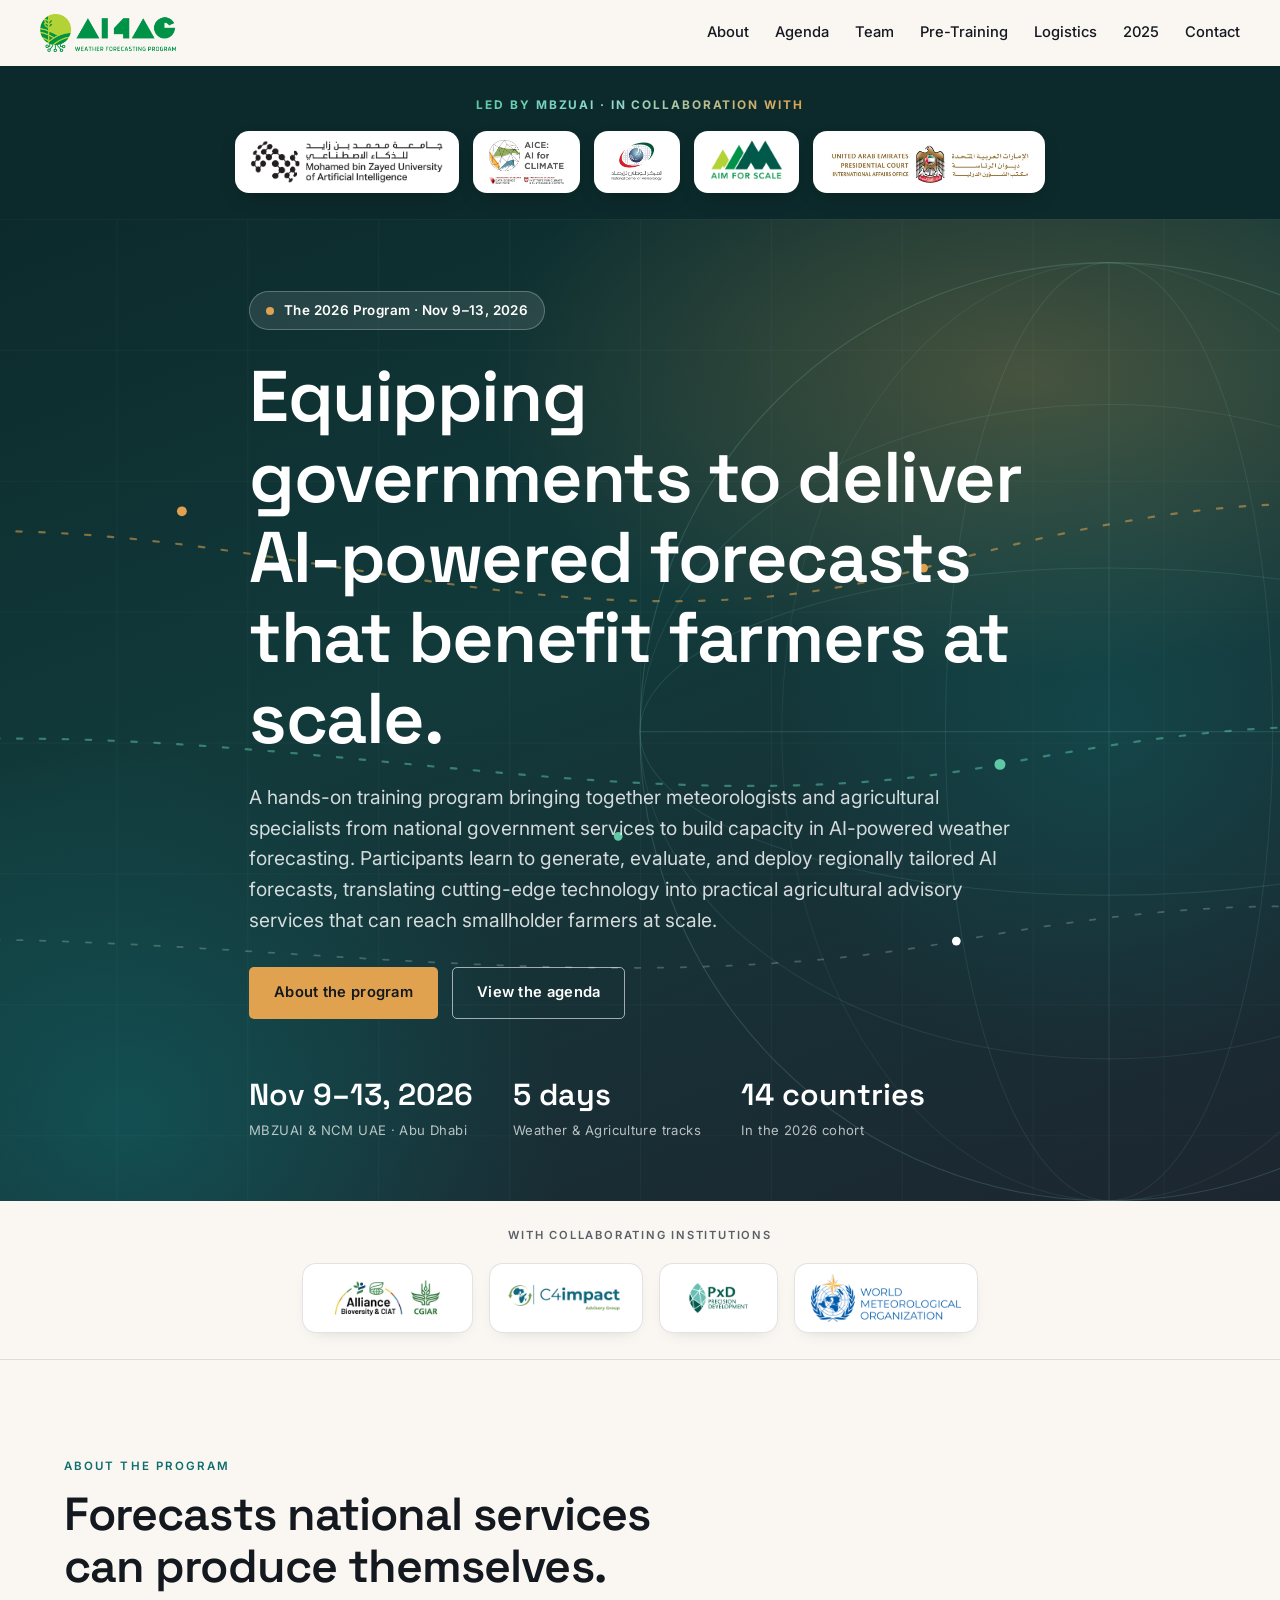
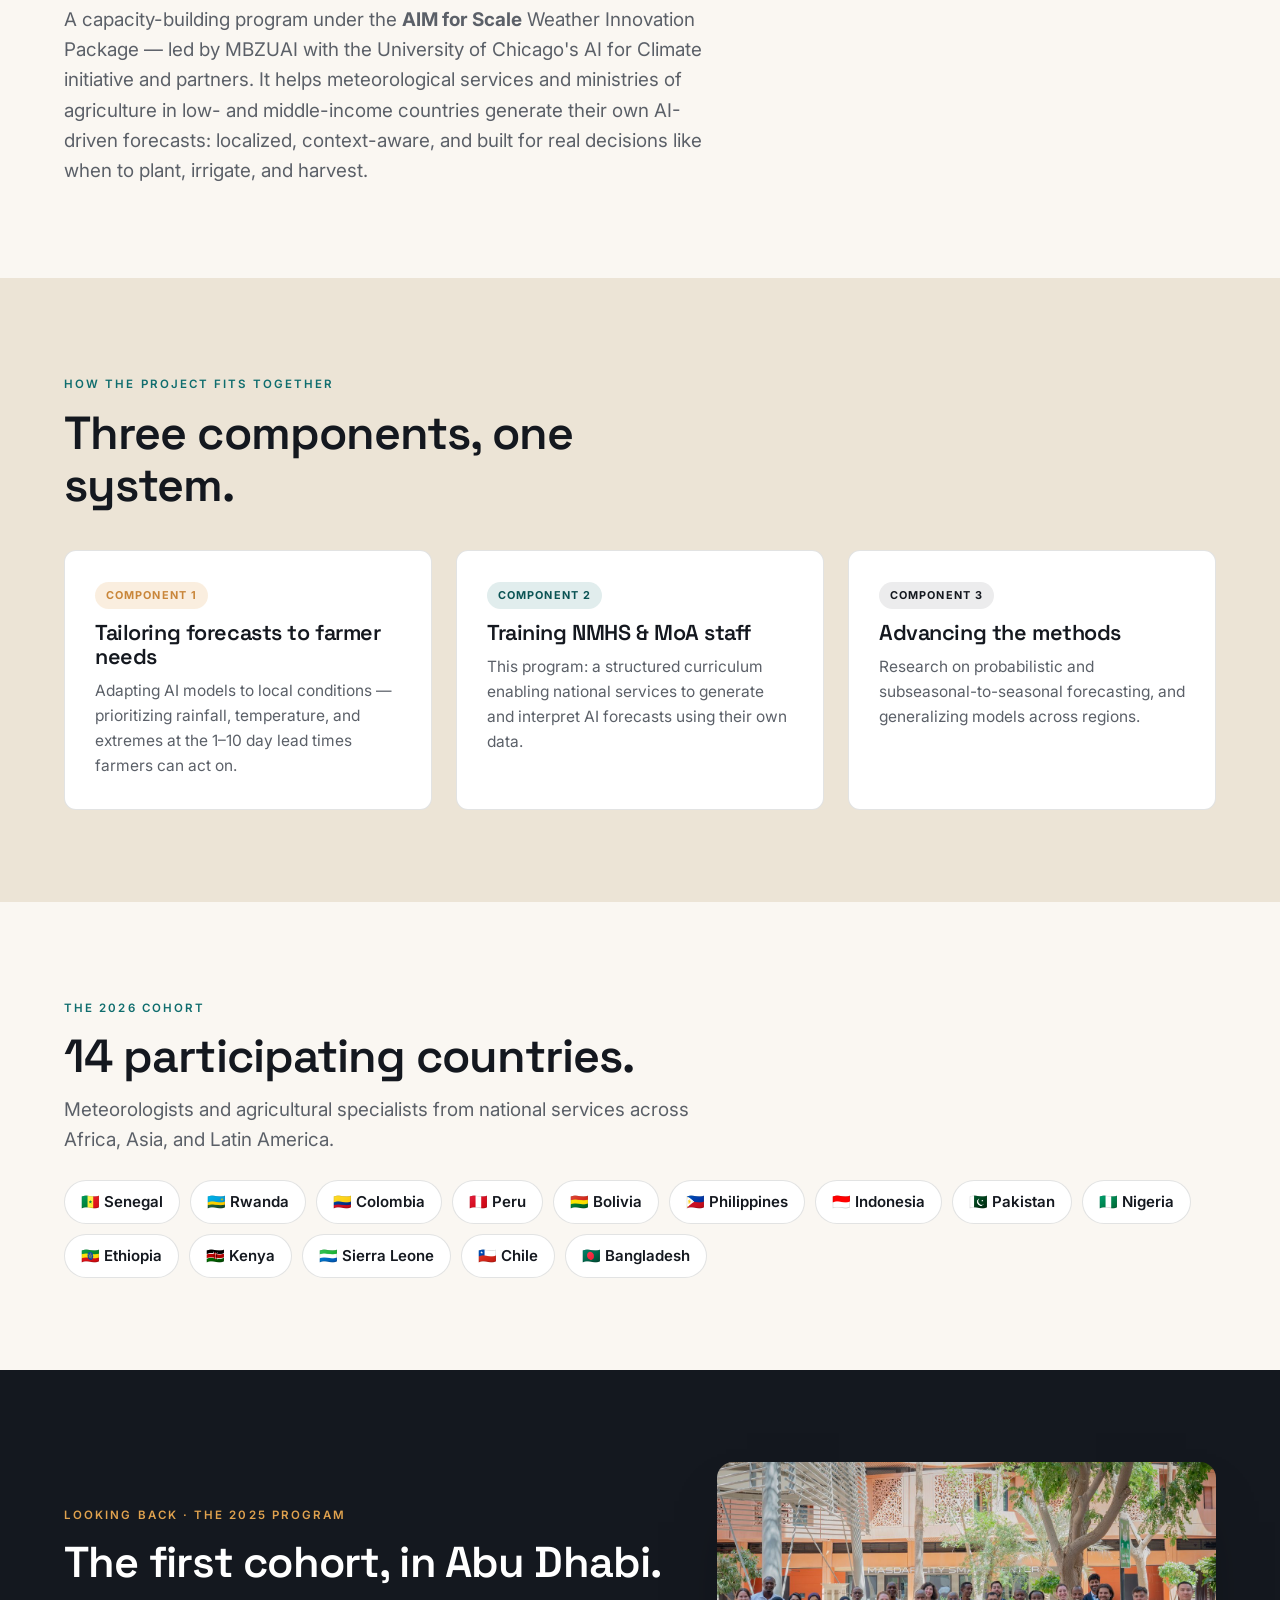
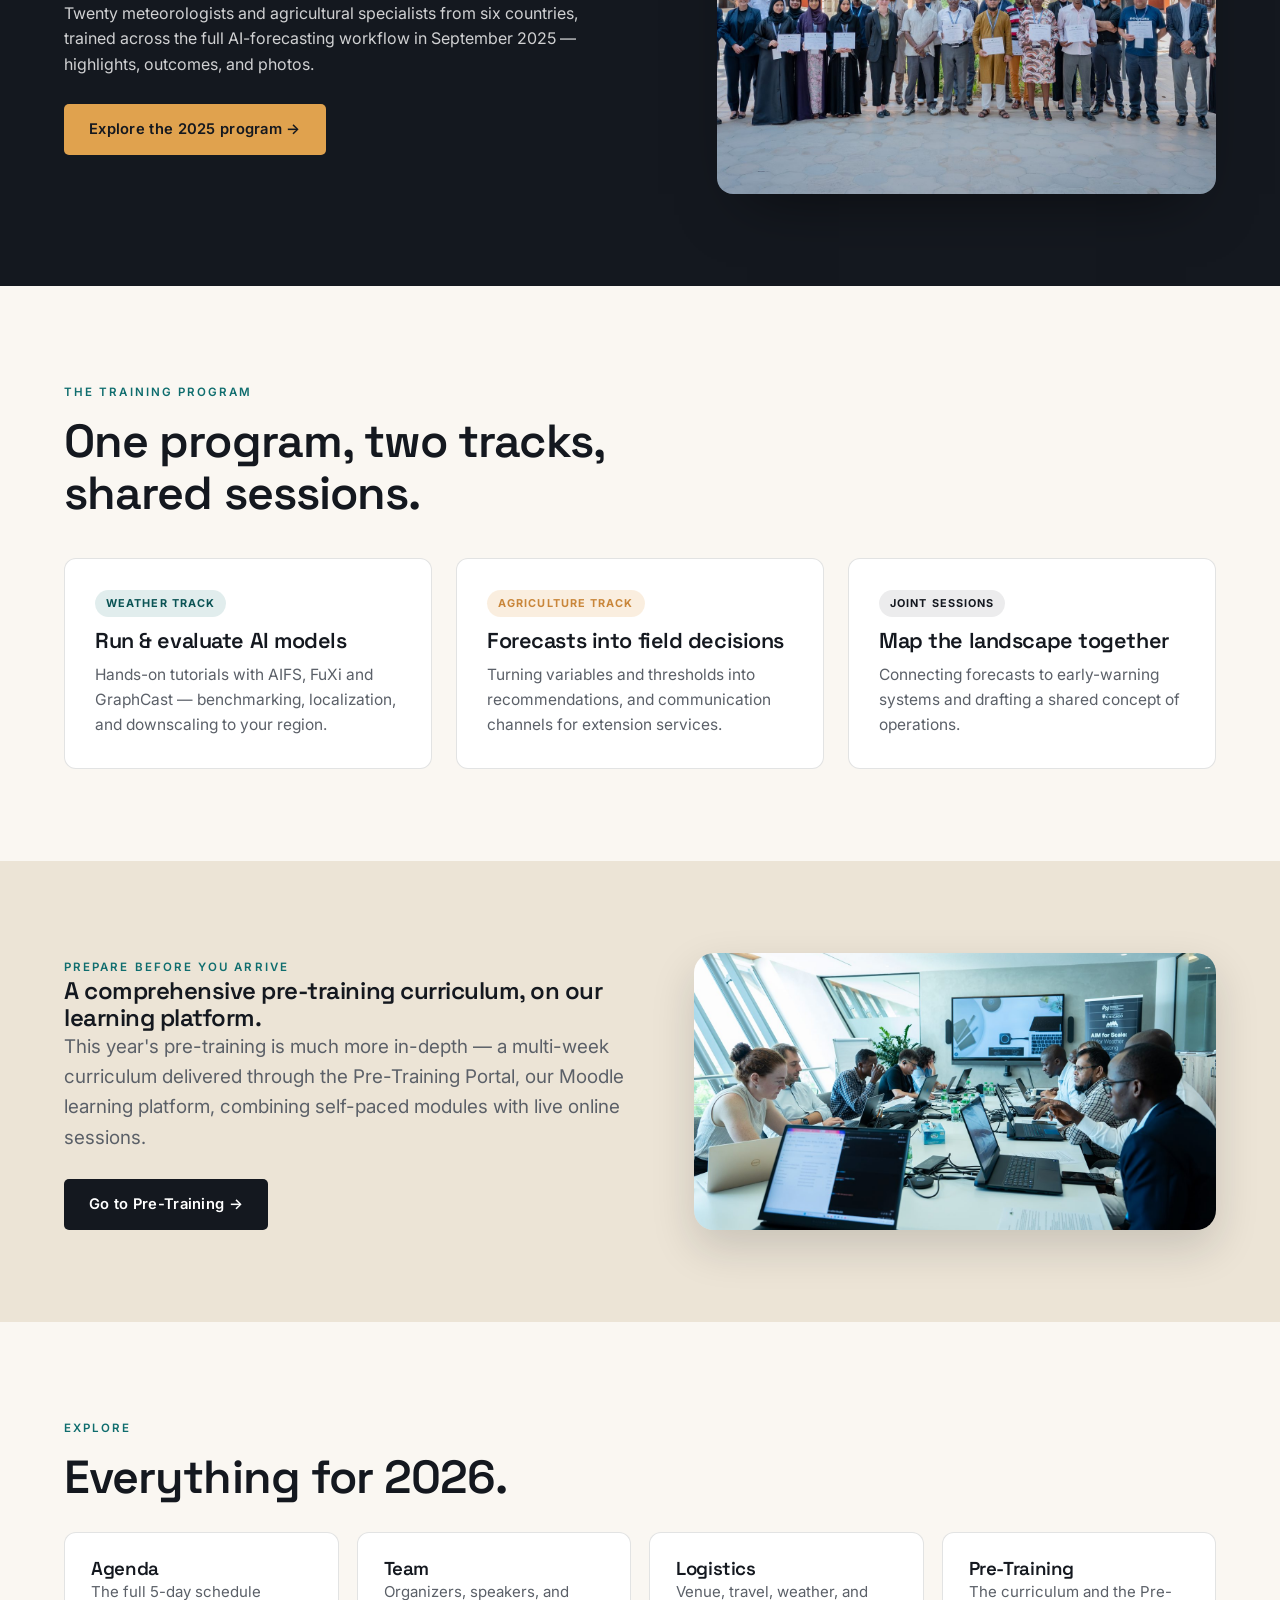
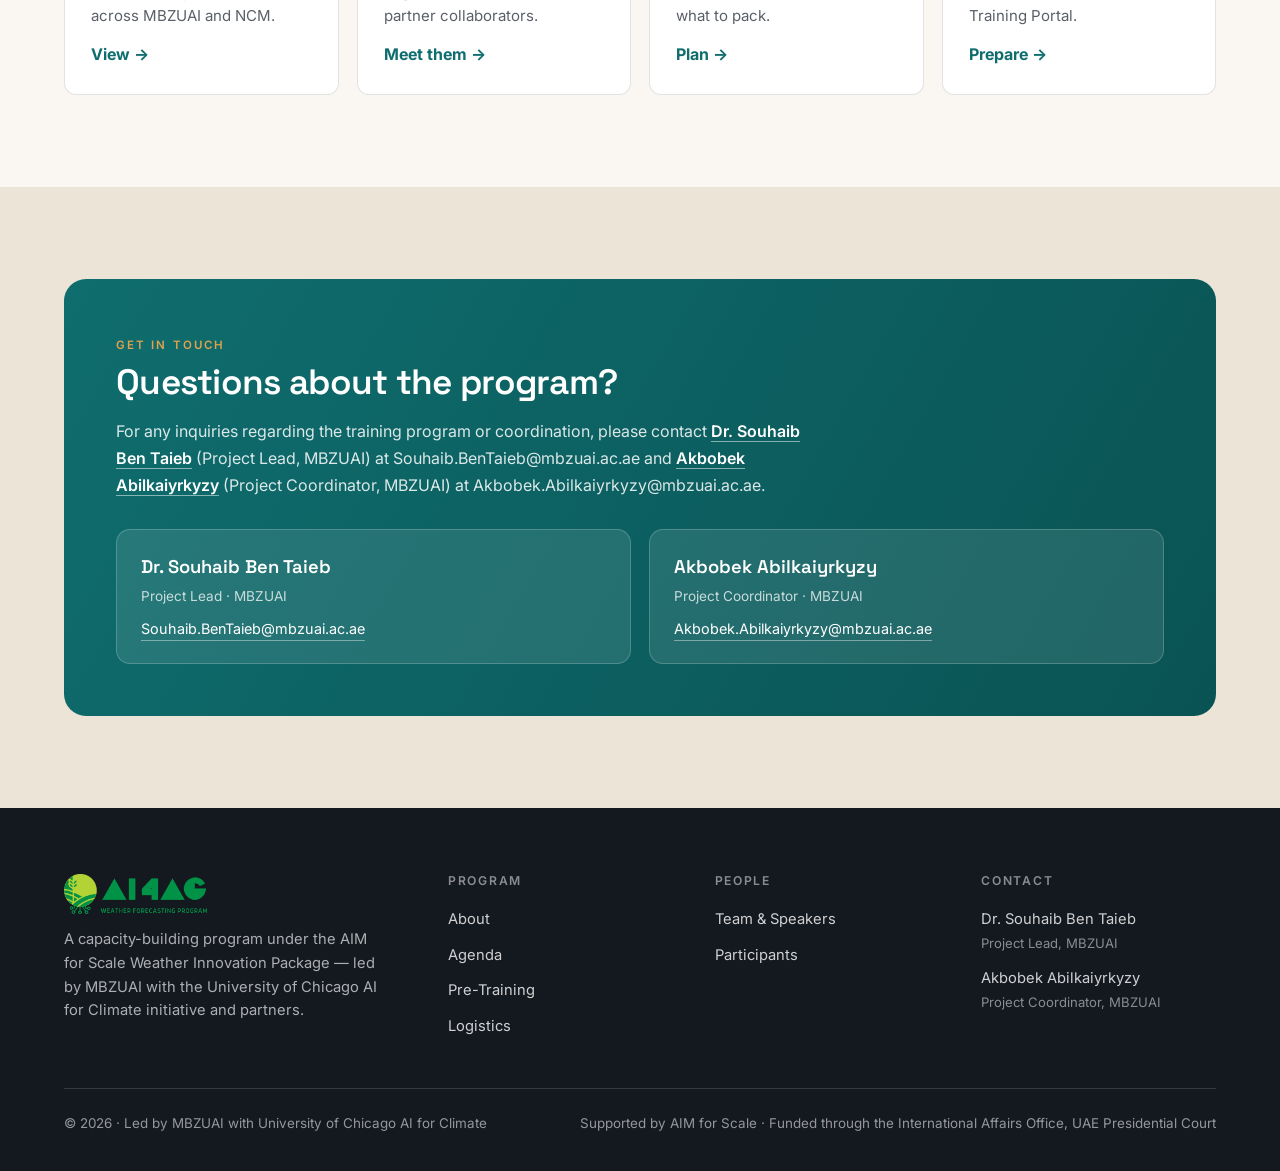
<file: index.html>
<!DOCTYPE html>
<html lang="en">
<head>
<meta charset="UTF-8">
<meta name="viewport" content="width=device-width, initial-scale=1.0">
<title>AI4AG Weather Forecasting Program · MBZUAI · AIM for Scale</title>
<meta name="description" content="A non-profit capacity-building program helping national meteorological services and ministries of agriculture generate AI-driven weather forecasts for farmers. The 2026 program · November 9–13, 2026 · MBZUAI, Abu Dhabi.">
<link rel="preconnect" href="https://fonts.googleapis.com">
<link rel="preconnect" href="https://fonts.gstatic.com" crossorigin>
<link href="https://fonts.googleapis.com/css2?family=Space+Grotesk:wght@400;500;600;700&family=Inter:wght@400;500;600;700&display=swap" rel="stylesheet">
<link rel="stylesheet" href="styles.css">
<link rel="icon" type="image/png" href="assets/favicon.png">
<style>
/* homepage-only hero */
.hero{position:relative;min-height:100vh;display:flex;align-items:center;color:#fff;overflow:hidden}
.hero-bg{position:absolute;inset:0;background:linear-gradient(160deg,#0c2a2b 0%,#123a3b 42%,#1d2630 100%);z-index:0}
.hero-bg::after{content:"";position:absolute;inset:0;background:
  radial-gradient(900px 500px at 80% 16%,rgba(224,162,78,.26),transparent 60%),
  radial-gradient(720px 620px at 10% 92%,rgba(15,109,110,.5),transparent 60%)}
.hero-motif{position:absolute;inset:0;z-index:1;width:100%;height:100%;pointer-events:none}
.hero-motif .flow{stroke-dasharray:5 16;animation:heroFlow 9s linear infinite}
.hero-motif .flow.f2{animation-duration:13s}
.hero-motif .flow.f3{animation-duration:17s}
@keyframes heroFlow{to{stroke-dashoffset:-210}}
.hero-motif .node{animation:heroPulse 4.5s ease-in-out infinite}
.hero-motif .node.n2{animation-delay:1.2s}
.hero-motif .node.n3{animation-delay:2.4s}
@keyframes heroPulse{0%,100%{opacity:.3;r:3.5}50%{opacity:.95;r:5.5}}
.hero-motif .spin{transform-box:view-box;transform-origin:1150px 470px;animation:heroSpin 90s linear infinite}
@keyframes heroSpin{to{transform:rotate(360deg)}}
@media(prefers-reduced-motion:reduce){.hero-motif *{animation:none!important}}
.hero .wrap{position:relative;z-index:2;padding-top:72px;padding-bottom:60px}
.hero h1{font-size:clamp(2.5rem,5.6vw,4.6rem);max-width:17ch}
.hero .lead{color:rgba(255,255,255,.82);font-size:1.2rem;margin:24px 0 32px}
.pill{display:inline-flex;align-items:center;gap:10px;background:rgba(255,255,255,.1);border:1px solid rgba(255,255,255,.25);
  padding:8px 16px;border-radius:100px;font-size:.84rem;font-weight:600;letter-spacing:.03em;margin-bottom:26px}
.pill .dot{width:8px;height:8px;border-radius:50%;background:var(--amber)}
.hero-cta{display:flex;gap:14px;flex-wrap:wrap}
.hero .btn-outline{border-color:rgba(255,255,255,.6);color:#fff}
.hero .btn-outline:hover{background:#fff;color:var(--ink);border-color:#fff}
/* organizer logo strip — sits on the hero's dark background, seamless into the hero */
.orgstrip{background:#0c2a2b;padding:30px 0 26px}
.orgstrip .logolock{gap:16px}
.orgstrip .logolabel{font-size:.74rem;font-weight:700;background:linear-gradient(90deg,#5DCAA5 0%,#8fd8cf 40%,#E0A24E 100%);-webkit-background-clip:text;background-clip:text;color:transparent}
.orgstrip .logorow{flex-wrap:nowrap;gap:14px}
.orgstrip .logorow img{height:62px;padding:9px 16px;border:0;box-shadow:0 8px 22px -12px rgba(0,0,0,.5)}
@media(max-width:820px){.orgstrip .logorow{flex-wrap:wrap}.orgstrip .logorow img{height:50px}}
.hero-meta{display:flex;gap:40px;margin-top:52px;flex-wrap:wrap}
.hero-meta .k{font-family:var(--serif);font-size:1.9rem;font-weight:600}
.hero-meta .l{font-size:.82rem;color:rgba(255,255,255,.7);letter-spacing:.03em}
.play{position:absolute;inset:0;display:flex;align-items:center;justify-content:center;z-index:4;cursor:pointer;background:linear-gradient(160deg,rgba(12,42,43,.35),rgba(29,38,48,.55))}
.play .btncircle{width:80px;height:80px;border-radius:50%;background:var(--amber);display:flex;align-items:center;justify-content:center;box-shadow:0 12px 30px rgba(0,0,0,.35);transition:.2s}
.play:hover .btncircle{transform:scale(1.07)}
.play .btncircle::after{content:"";border-left:25px solid var(--ink);border-top:15px solid transparent;border-bottom:15px solid transparent;margin-left:6px}
.stat-row{display:grid;grid-template-columns:repeat(4,1fr);gap:20px;margin:44px 0 8px}
.stat{border-top:2px solid rgba(255,255,255,.2);padding-top:18px}
.stat .fig{font-family:var(--serif);font-size:clamp(2.4rem,4.6vw,3.6rem);font-weight:600;line-height:1}
.stat .cap{color:rgba(255,255,255,.65);font-size:.9rem;margin-top:8px}
.flags{display:flex;gap:10px;flex-wrap:wrap;margin-top:16px}
.flags .flagchip{background:rgba(255,255,255,.08);border-color:rgba(255,255,255,.15);color:#fff}
.quotes{display:grid;grid-template-columns:1fr 1fr;gap:22px;margin-top:52px}
.quote{background:rgba(255,255,255,.05);border:1px solid rgba(255,255,255,.12);border-radius:16px;padding:32px}
.quote .qm{font-family:var(--serif);font-size:3rem;color:var(--amber);line-height:.5;height:24px}
.quote p{font-size:1.08rem;color:rgba(255,255,255,.92);margin:8px 0 18px}
.quote .who{display:flex;align-items:center;gap:12px}
.quote .who .av{width:42px;height:42px;border-radius:50%;background:linear-gradient(135deg,var(--teal),var(--amber));flex:0 0 auto}
.quote .who .nm{font-weight:600;font-size:.92rem}
.quote .who .rl{font-size:.8rem;color:rgba(255,255,255,.6)}
.tag-ph{display:inline-block;font-size:.64rem;font-weight:700;letter-spacing:.07em;color:var(--amber);border:1px dashed var(--amber);border-radius:4px;padding:2px 7px;margin-left:8px}
.gal{display:grid;grid-template-columns:repeat(4,1fr);grid-auto-rows:170px;gap:14px;margin-top:40px}
.gal .cell{background:var(--sand-2);border-radius:12px;position:relative}
.gal .cell.tall{grid-row:span 2}.gal .cell.wide{grid-column:span 2}
.gal .cell::before{content:"◱ Ed.1 photo";position:absolute;top:12px;left:12px;font-size:.7rem;color:rgba(20,24,31,.4);font-weight:600}
.split{display:grid;grid-template-columns:1.05fr .95fr;gap:52px;align-items:stretch}
.mediawrap{position:relative;border-radius:20px;overflow:hidden;min-height:260px;box-shadow:0 18px 44px rgba(20,24,31,.16)}
.checklist{list-style:none;margin-top:20px;display:grid;gap:13px}
.checklist li{display:flex;gap:12px;font-size:1rem}
.checklist li::before{content:"";flex:0 0 auto;width:22px;height:22px;border-radius:50%;background:rgba(15,109,110,.14);
  background-image:linear-gradient(var(--teal),var(--teal));background-size:10px 2px;background-repeat:no-repeat;background-position:center;margin-top:3px}
.media-card{aspect-ratio:4/5;border-radius:20px;background:linear-gradient(160deg,#123a3b,#1d2630)}
.split-photo{position:absolute;inset:0;width:100%;height:100%;object-fit:cover;display:block}
.contactcard{background:linear-gradient(120deg,var(--teal),var(--teal-d));color:#fff;border-radius:22px;padding:52px}
.contactcard h2{color:#fff;font-size:clamp(1.6rem,3vw,2.2rem);margin-top:6px}
.contactcard>p{color:rgba(255,255,255,.85);margin:16px 0 8px;max-width:70ch;line-height:1.7}
.contactcard>p a{color:#fff;font-weight:600;border-bottom:1px solid rgba(255,255,255,.5)}
.contactrow{display:grid;grid-template-columns:1fr 1fr;gap:18px;margin-top:30px}
.contactperson{display:flex;flex-direction:column;gap:4px;background:rgba(255,255,255,.1);border:1px solid rgba(255,255,255,.2);border-radius:14px;padding:22px 24px;transition:background .2s}
.contactperson:hover{background:rgba(255,255,255,.16)}
.contactperson .cp-name{font-family:var(--serif);font-size:1.15rem;font-weight:600}
.contactperson .cp-role{font-size:.85rem;color:rgba(255,255,255,.75)}
.contactperson .cp-mail{font-size:.9rem;color:#fff;margin-top:6px;border-bottom:1px solid rgba(255,255,255,.4);align-self:flex-start}
@media(max-width:640px){.contactcard{padding:34px}.contactrow{grid-template-columns:1fr}}
.linkrow{display:grid;grid-template-columns:repeat(4,1fr);gap:18px;margin-top:8px}
.linkrow-5{grid-template-columns:repeat(5,1fr)}
.linkcard{background:#fff;border:1px solid var(--line);border-radius:12px;padding:26px;transition:.2s;display:block}
.linkcard:hover{transform:translateY(-4px);box-shadow:0 20px 40px -24px rgba(0,0,0,.22)}
.linkcard .ar{color:var(--teal);font-weight:700;margin-top:14px}
.split2025{display:grid;grid-template-columns:1.1fr .9fr;gap:44px;align-items:center}
.teaser-img{width:100%;border-radius:16px;box-shadow:0 30px 60px -30px rgba(0,0,0,.55);aspect-ratio:3/2;object-fit:cover}
.mini2025{display:grid;grid-template-columns:1fr 1fr;gap:18px}
.mini2025 .m{border-top:2px solid rgba(255,255,255,.2);padding-top:14px}
.mini2025 .f{font-family:var(--serif);font-size:2.4rem;font-weight:600;line-height:1}
.mini2025 .c{color:rgba(255,255,255,.65);font-size:.85rem;margin-top:4px}
.ccts{display:flex;flex-wrap:wrap;gap:10px}
.cchip{background:#fff;border:1px solid var(--line);border-radius:100px;padding:9px 16px;font-size:.94rem;font-weight:600}
@media(max-width:760px){.split2025{grid-template-columns:1fr;gap:28px}}
@media(max-width:900px){.stat-row{grid-template-columns:1fr 1fr}.quotes{grid-template-columns:1fr}.split{grid-template-columns:1fr;gap:30px}.linkrow{grid-template-columns:1fr 1fr}.gal{grid-template-columns:1fr 1fr}}
@media(max-width:560px){.stat-row,.linkrow,.gal{grid-template-columns:1fr}.hero-meta{gap:22px}}
</style>
</head>
<body>

<!-- NAV -->
<nav class="nav" id="nav">
  <div class="wrap nav-inner">
    <a class="brand" href="index.html"><img class="logo" src="assets/logo.png" alt="AI4AG Weather Forecasting Program"></a>
    <div class="links">
      <a href="#about">About</a>
      <a href="agenda.html">Agenda</a>
      <a href="team.html">Team</a>
      <a href="pre-training.html">Pre-Training</a>
      <a href="logistics.html">Logistics</a>
      <a href="2025.html">2025</a>
      <a href="#contact">Contact</a>
    </div>
    <button class="burger" id="burger" aria-label="Open menu"><span></span><span></span><span></span></button>
  </div>
</nav>
<div class="sheet" id="sheet">
  <div class="top"><span class="brand"><img class="logo" src="assets/logo.png" alt="AI4AG Weather Forecasting Program"></span><button class="x" id="closeSheet">&times;</button></div>
  <a href="#about">About</a><a href="agenda.html">Agenda</a><a href="team.html">Team</a>
  <a href="pre-training.html">Pre-Training</a><a href="logistics.html">Logistics</a><a href="2025.html">2025</a>
  <a href="#contact">Contact</a>
</div>

<!-- ORGANIZER TOP STRIP -->
<div class="orgstrip">
  <div class="wrap">
    <div class="logolock">
      <span class="logolabel">Led by MBZUAI · in collaboration with</span>
      <div class="logorow">
        <img src="assets/logos/mbzuai.jpg" alt="MBZUAI" loading="lazy">
        <img src="assets/logos/uchicago.png" alt="University of Chicago — AI for Climate" loading="lazy">
        <img src="assets/logos/ncmuae.png" alt="UAE National Center of Meteorology" loading="lazy">
        <img src="assets/logos/aim4scale.png" alt="AIM for Scale" loading="lazy">
        <img src="assets/logos/uaew.jpg" alt="UAE Presidential Court" loading="lazy">
      </div>
    </div>
  </div>
</div>

<!-- HERO -->
<header class="hero">
  <div class="hero-bg"></div>
  <svg class="hero-motif" viewBox="0 0 1440 900" preserveAspectRatio="xMidYMid slice" aria-hidden="true">
    <defs>
      <pattern id="hgrid" width="120" height="120" patternUnits="userSpaceOnUse">
        <path d="M120 0 H0 V120" fill="none" stroke="#ffffff" stroke-opacity=".05"/>
      </pattern>
      <radialGradient id="hglow" cx="50%" cy="50%" r="50%">
        <stop offset="0%" stop-color="#0F6D6E" stop-opacity=".32"/>
        <stop offset="72%" stop-color="#0F6D6E" stop-opacity="0"/>
      </radialGradient>
    </defs>
    <rect width="1440" height="900" fill="url(#hgrid)"/>
    <g transform="translate(1150 470)">
      <circle r="430" fill="url(#hglow)"/>
      <circle r="430" fill="none" stroke="#8fd8cf" stroke-opacity=".18"/>
      <ellipse rx="430" ry="150" fill="none" stroke="#8fd8cf" stroke-opacity=".12"/>
      <ellipse rx="430" ry="300" fill="none" stroke="#8fd8cf" stroke-opacity=".1"/>
      <line x1="-430" y1="0" x2="430" y2="0" stroke="#8fd8cf" stroke-opacity=".14"/>
      <g class="spin" style="transform-origin:1150px 470px">
        <ellipse rx="150" ry="430" fill="none" stroke="#8fd8cf" stroke-opacity=".1"/>
        <ellipse rx="300" ry="430" fill="none" stroke="#8fd8cf" stroke-opacity=".08"/>
        <line x1="0" y1="-430" x2="0" y2="430" stroke="#8fd8cf" stroke-opacity=".12"/>
      </g>
    </g>
    <g fill="none" stroke-linecap="round">
      <path class="flow" d="M-40 300 C 320 236, 620 420, 980 320 S 1500 258, 1520 360" stroke="#E0A24E" stroke-opacity=".55" stroke-width="2"/>
      <path class="flow f2" d="M-40 486 C 360 442, 700 566, 1050 500 S 1500 470, 1520 546" stroke="#5DCAA5" stroke-opacity=".5" stroke-width="2"/>
      <path class="flow f3" d="M-40 664 C 300 642, 660 726, 1010 662 S 1500 640, 1520 706" stroke="#ffffff" stroke-opacity=".22" stroke-width="1.6"/>
    </g>
    <g>
      <circle class="node" cx="300" cy="268" r="4.5" fill="#E0A24E"/>
      <circle class="node n2" cx="980" cy="320" r="4" fill="#E0A24E"/>
      <circle class="node n3" cx="700" cy="566" r="4" fill="#5DCAA5"/>
      <circle class="node n2" cx="1050" cy="500" r="5" fill="#5DCAA5"/>
      <circle class="node n3" cx="1010" cy="662" r="4" fill="#ffffff"/>
    </g>
  </svg>
  <div class="wrap">
    <span class="pill"><span class="dot"></span>The 2026 Program · Nov 9–13, 2026</span>
    <h1>Equipping governments to deliver AI-powered forecasts that benefit farmers at scale.</h1>
    <p class="lead">A hands-on training program bringing together meteorologists and agricultural specialists from national government services to build capacity in AI-powered weather forecasting. Participants learn to generate, evaluate, and deploy regionally tailored AI forecasts, translating cutting-edge technology into practical agricultural advisory services that can reach smallholder farmers at scale.</p>
    <div class="hero-cta">
      <a class="btn btn-accent" href="#about">About the program</a>
      <a class="btn btn-outline" href="agenda.html">View the agenda</a>
    </div>
    <div class="hero-meta">
      <div><div class="k">Nov 9–13, 2026</div><div class="l">MBZUAI &amp; NCM UAE · Abu Dhabi</div></div>
      <div><div class="k">5 days</div><div class="l">Weather &amp; Agriculture tracks</div></div>
      <div><div class="k">14 countries</div><div class="l">In the 2026 cohort</div></div>
    </div>
  </div>
</header>

<!-- PARTNER LOCKUP (real logos) -->
<div class="partners light">
  <div class="wrap">
    <div class="logolock">
      <span class="logolabel">With collaborating institutions</span>
      <div class="logorow sm">
        <img src="assets/logos/alliance-cgiar.jpg" alt="Alliance of Bioversity International &amp; CIAT · CGIAR" loading="lazy">
        <img src="assets/logos/c4impact.png" alt="C4impact Advisory Group" loading="lazy">
        <img src="assets/logos/pxd.png" alt="Precision Development (PxD)" loading="lazy">
        <img src="assets/logos/wmo.png" alt="World Meteorological Organization" loading="lazy">
      </div>
    </div>
  </div>
</div>

<!-- ABOUT / MISSION -->
<section id="about">
  <div class="wrap reveal">
    <div class="sec-head">
      <span class="eyebrow">About the program</span>
      <h2>Forecasts national services can produce themselves.</h2>
      <p class="lead">A capacity-building program under the <strong>AIM for Scale</strong> Weather Innovation Package — led by MBZUAI with the University of Chicago's AI for Climate initiative and partners. It helps meteorological services and ministries of agriculture in low- and middle-income countries generate their own AI-driven forecasts: localized, context-aware, and built for real decisions like when to plant, irrigate, and harvest.</p>
    </div>
  </div>
</section>

<!-- THREE COMPONENTS -->
<section class="band">
  <div class="wrap reveal">
    <div class="sec-head" style="margin-bottom:38px">
      <span class="eyebrow">How the project fits together</span>
      <h2>Three components, one system.</h2>
    </div>
    <div class="grid-3">
      <div class="card">
        <span class="tracktag tt-ag">Component 1</span>
        <h3>Tailoring forecasts to farmer needs</h3>
        <p>Adapting AI models to local conditions — prioritizing rainfall, temperature, and extremes at the 1–10 day lead times farmers can act on.</p>
      </div>
      <div class="card">
        <span class="tracktag tt-weather">Component 2</span>
        <h3>Training NMHS &amp; MoA staff</h3>
        <p>This program: a structured curriculum enabling national services to generate and interpret AI forecasts using their own data.</p>
      </div>
      <div class="card">
        <span class="tracktag tt-joint">Component 3</span>
        <h3>Advancing the methods</h3>
        <p>Research on probabilistic and subseasonal-to-seasonal forecasting, and generalizing models across regions.</p>
      </div>
    </div>
  </div>
</section>

<!-- PARTICIPATING COUNTRIES (2026) -->
<section>
  <div class="wrap reveal">
    <div class="sec-head" style="margin-bottom:24px">
      <span class="eyebrow">The 2026 cohort</span>
      <h2>14 participating countries.</h2>
      <p class="lead">Meteorologists and agricultural specialists from national services across Africa, Asia, and Latin America.</p>
    </div>
    <div class="ccts">
      <span class="cchip">🇸🇳 Senegal</span><span class="cchip">🇷🇼 Rwanda</span><span class="cchip">🇨🇴 Colombia</span>
      <span class="cchip">🇵🇪 Peru</span><span class="cchip">🇧🇴 Bolivia</span><span class="cchip">🇵🇭 Philippines</span>
      <span class="cchip">🇮🇩 Indonesia</span><span class="cchip">🇵🇰 Pakistan</span><span class="cchip">🇳🇬 Nigeria</span>
      <span class="cchip">🇪🇹 Ethiopia</span><span class="cchip">🇰🇪 Kenya</span><span class="cchip">🇸🇱 Sierra Leone</span>
      <span class="cchip">🇨🇱 Chile</span><span class="cchip">🇧🇩 Bangladesh</span>
    </div>
  </div>
</section>

<!-- 2025 TEASER (full program lives on 2025.html) -->
<section class="band-ink">
  <div class="wrap reveal">
    <div class="split2025">
      <div>
        <span class="eyebrow" style="color:var(--amber)">Looking back · The 2025 Program</span>
        <h2 style="color:#fff;font-size:clamp(1.9rem,3.6vw,2.7rem);margin:12px 0 14px">The first cohort, in Abu Dhabi.</h2>
        <p style="color:rgba(255,255,255,.8);max-width:52ch">Twenty meteorologists and agricultural specialists from six countries, trained across the full AI-forecasting workflow in September 2025 — highlights, outcomes, and photos.</p>
        <div style="margin-top:26px"><a class="btn btn-accent" href="2025.html">Explore the 2025 program →</a></div>
      </div>
      <img class="teaser-img" src="assets/2025-02.jpg" alt="The 2025 cohort with their certificates at MBZUAI, Abu Dhabi" loading="lazy">
    </div>
  </div>
</section>

<!-- TRACKS -->
<section>
  <div class="wrap reveal">
    <div class="sec-head" style="margin-bottom:38px">
      <span class="eyebrow">The training program</span>
      <h2>One program, two tracks, shared sessions.</h2>
    </div>
    <div class="grid-3">
      <div class="card"><span class="tracktag tt-weather">Weather Track</span><h3>Run &amp; evaluate AI models</h3><p>Hands-on tutorials with AIFS, FuXi and GraphCast — benchmarking, localization, and downscaling to your region.</p></div>
      <div class="card"><span class="tracktag tt-ag">Agriculture Track</span><h3>Forecasts into field decisions</h3><p>Turning variables and thresholds into recommendations, and communication channels for extension services.</p></div>
      <div class="card"><span class="tracktag tt-joint">Joint Sessions</span><h3>Map the landscape together</h3><p>Connecting forecasts to early-warning systems and drafting a shared concept of operations.</p></div>
    </div>
  </div>
</section>

<!-- PRE-TRAINING SPLIT -->
<section class="band">
  <div class="wrap reveal split">
    <div>
      <span class="eyebrow">Prepare before you arrive</span>
      <h2>A comprehensive pre-training curriculum, on our learning platform.</h2>
      <p class="lead">This year's pre-training is much more in-depth — a multi-week curriculum delivered through the Pre-Training Portal, our Moodle learning platform, combining self-paced modules with live online sessions.</p>
      <div style="margin-top:26px"><a class="btn btn-primary" href="pre-training.html">Go to Pre-Training →</a></div>
    </div>
    <div class="mediawrap"><img class="split-photo" src="assets/pretraining-session.jpg" alt="Program participants working through sessions during the 2025 training in Abu Dhabi" loading="lazy"></div>
  </div>
</section>

<!-- QUICK LINKS -->
<section>
  <div class="wrap reveal">
    <div class="sec-head" style="margin-bottom:28px"><span class="eyebrow">Explore</span><h2>Everything for 2026.</h2></div>
    <div class="linkrow">
      <a class="linkcard" href="agenda.html"><h3>Agenda</h3><p style="color:var(--muted);font-size:.94rem">The full 5-day schedule across MBZUAI and NCM.</p><div class="ar">View →</div></a>
      <a class="linkcard" href="team.html"><h3>Team</h3><p style="color:var(--muted);font-size:.94rem">Organizers, speakers, and partner collaborators.</p><div class="ar">Meet them →</div></a>
      <a class="linkcard" href="logistics.html"><h3>Logistics</h3><p style="color:var(--muted);font-size:.94rem">Venue, travel, weather, and what to pack.</p><div class="ar">Plan →</div></a>
      <a class="linkcard" href="pre-training.html"><h3>Pre-Training</h3><p style="color:var(--muted);font-size:.94rem">The curriculum and the Pre-Training Portal.</p><div class="ar">Prepare →</div></a>
    </div>
  </div>
</section>

<!-- CONTACT -->
<section class="band" id="contact">
  <div class="wrap reveal">
    <div class="contactcard">
      <span class="eyebrow" style="color:var(--amber)">Get in touch</span>
      <h2>Questions about the program?</h2>
      <p>For any inquiries regarding the training program or coordination, please contact <a href="mailto:Souhaib.BenTaieb@mbzuai.ac.ae">Dr. Souhaib Ben Taieb</a> (Project Lead, MBZUAI) at Souhaib.BenTaieb@mbzuai.ac.ae and <a href="mailto:Akbobek.Abilkaiyrkyzy@mbzuai.ac.ae">Akbobek Abilkaiyrkyzy</a> (Project Coordinator, MBZUAI) at Akbobek.Abilkaiyrkyzy@mbzuai.ac.ae.</p>
      <div class="contactrow">
        <a class="contactperson" href="mailto:Souhaib.BenTaieb@mbzuai.ac.ae">
          <span class="cp-name">Dr. Souhaib Ben Taieb</span>
          <span class="cp-role">Project Lead · MBZUAI</span>
          <span class="cp-mail">Souhaib.BenTaieb@mbzuai.ac.ae</span>
        </a>
        <a class="contactperson" href="mailto:Akbobek.Abilkaiyrkyzy@mbzuai.ac.ae">
          <span class="cp-name">Akbobek Abilkaiyrkyzy</span>
          <span class="cp-role">Project Coordinator · MBZUAI</span>
          <span class="cp-mail">Akbobek.Abilkaiyrkyzy@mbzuai.ac.ae</span>
        </a>
      </div>
    </div>
  </div>
</section>

<!-- FOOTER -->
<footer>
  <div class="wrap">
    <div class="foot-grid">
      <div>
        <span class="brand"><img class="logo" src="assets/logo.png" alt="AI4AG Weather Forecasting Program"></span>
        <p class="foot-note">A capacity-building program under the AIM for Scale Weather Innovation Package — led by MBZUAI with the University of Chicago AI for Climate initiative and partners.</p>
      </div>
      <div><h4>Program</h4><a href="#about">About</a><a href="agenda.html">Agenda</a><a href="pre-training.html">Pre-Training</a><a href="logistics.html">Logistics</a></div>
      <div><h4>People</h4><a href="team.html">Team &amp; Speakers</a><a href="participants.html">Participants</a></div>
      <div><h4>Contact</h4>
        <a href="mailto:Souhaib.BenTaieb@mbzuai.ac.ae">Dr. Souhaib Ben Taieb<br><span style="color:rgba(255,255,255,.5);font-size:.82rem">Project Lead, MBZUAI</span></a>
        <a href="mailto:Akbobek.Abilkaiyrkyzy@mbzuai.ac.ae">Akbobek Abilkaiyrkyzy<br><span style="color:rgba(255,255,255,.5);font-size:.82rem">Project Coordinator, MBZUAI</span></a>
      </div>
    </div>
    <div class="foot-bottom">
      <span>© 2026 · Led by MBZUAI with University of Chicago AI for Climate</span>
      <span>Supported by AIM for Scale · Funded through the International Affairs Office, UAE Presidential Court</span>
    </div>
  </div>
</footer>

<script>
const sheet=document.getElementById('sheet');
document.getElementById('burger').onclick=()=>sheet.classList.add('open');
document.getElementById('closeSheet').onclick=()=>sheet.classList.remove('open');
sheet.querySelectorAll('a').forEach(a=>a.onclick=()=>sheet.classList.remove('open'));
const io=new IntersectionObserver(es=>es.forEach(e=>{if(e.isIntersecting){e.target.classList.add('in');io.unobserve(e.target);}}),{threshold:.12});
document.querySelectorAll('.reveal').forEach(el=>io.observe(el));
</script>
</body>
</html>
</file>
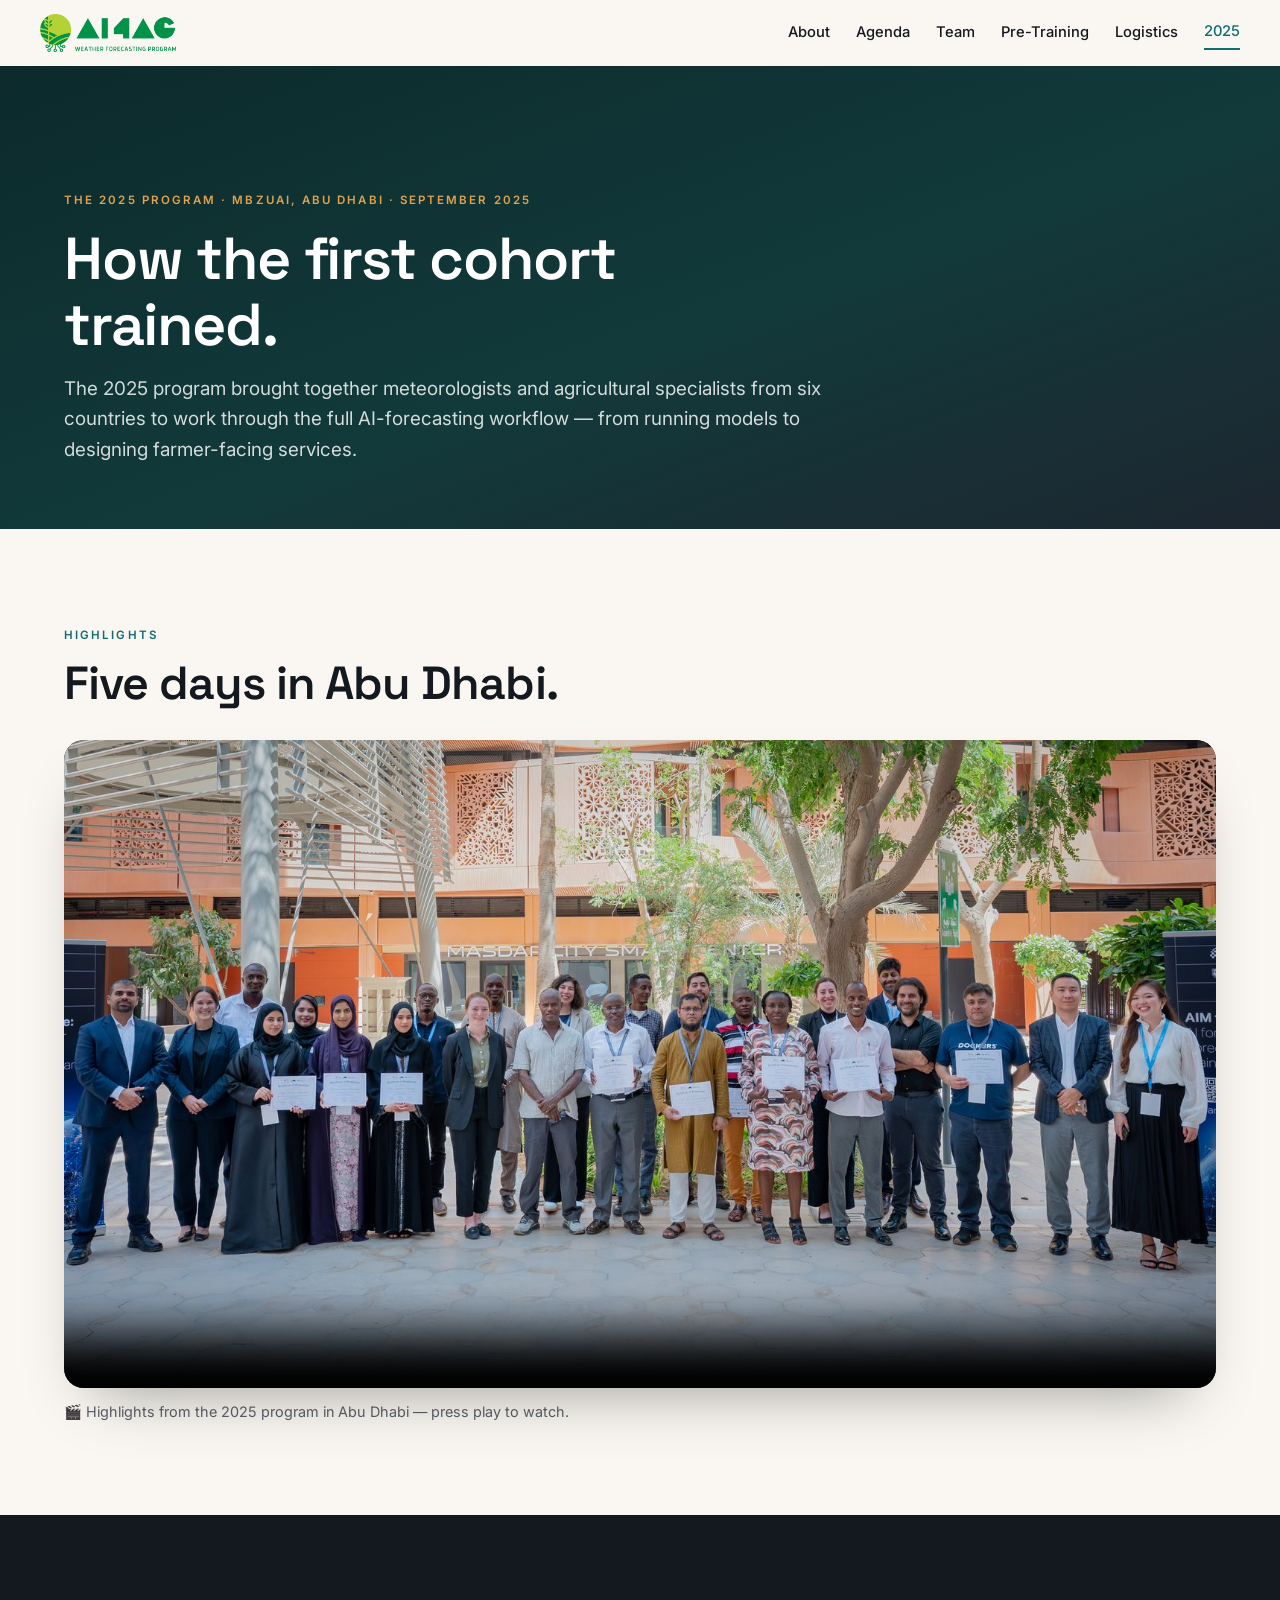
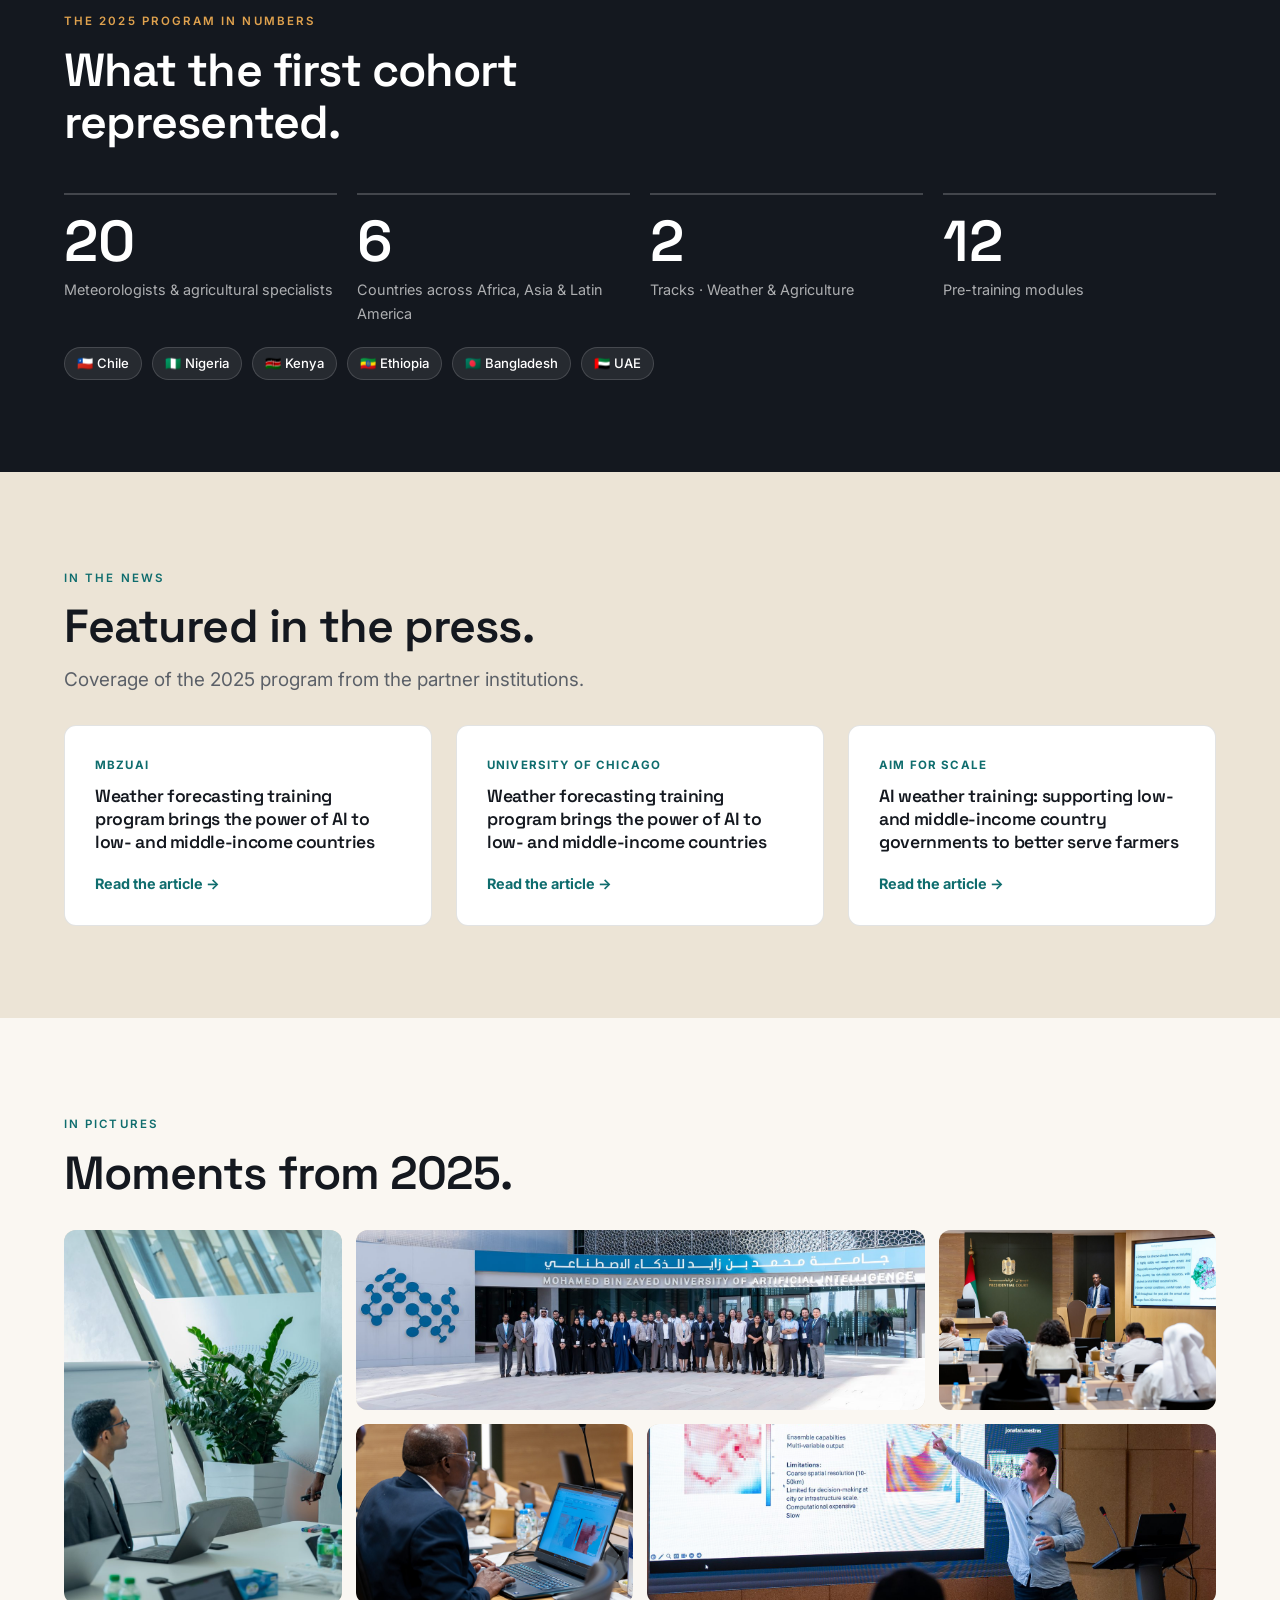
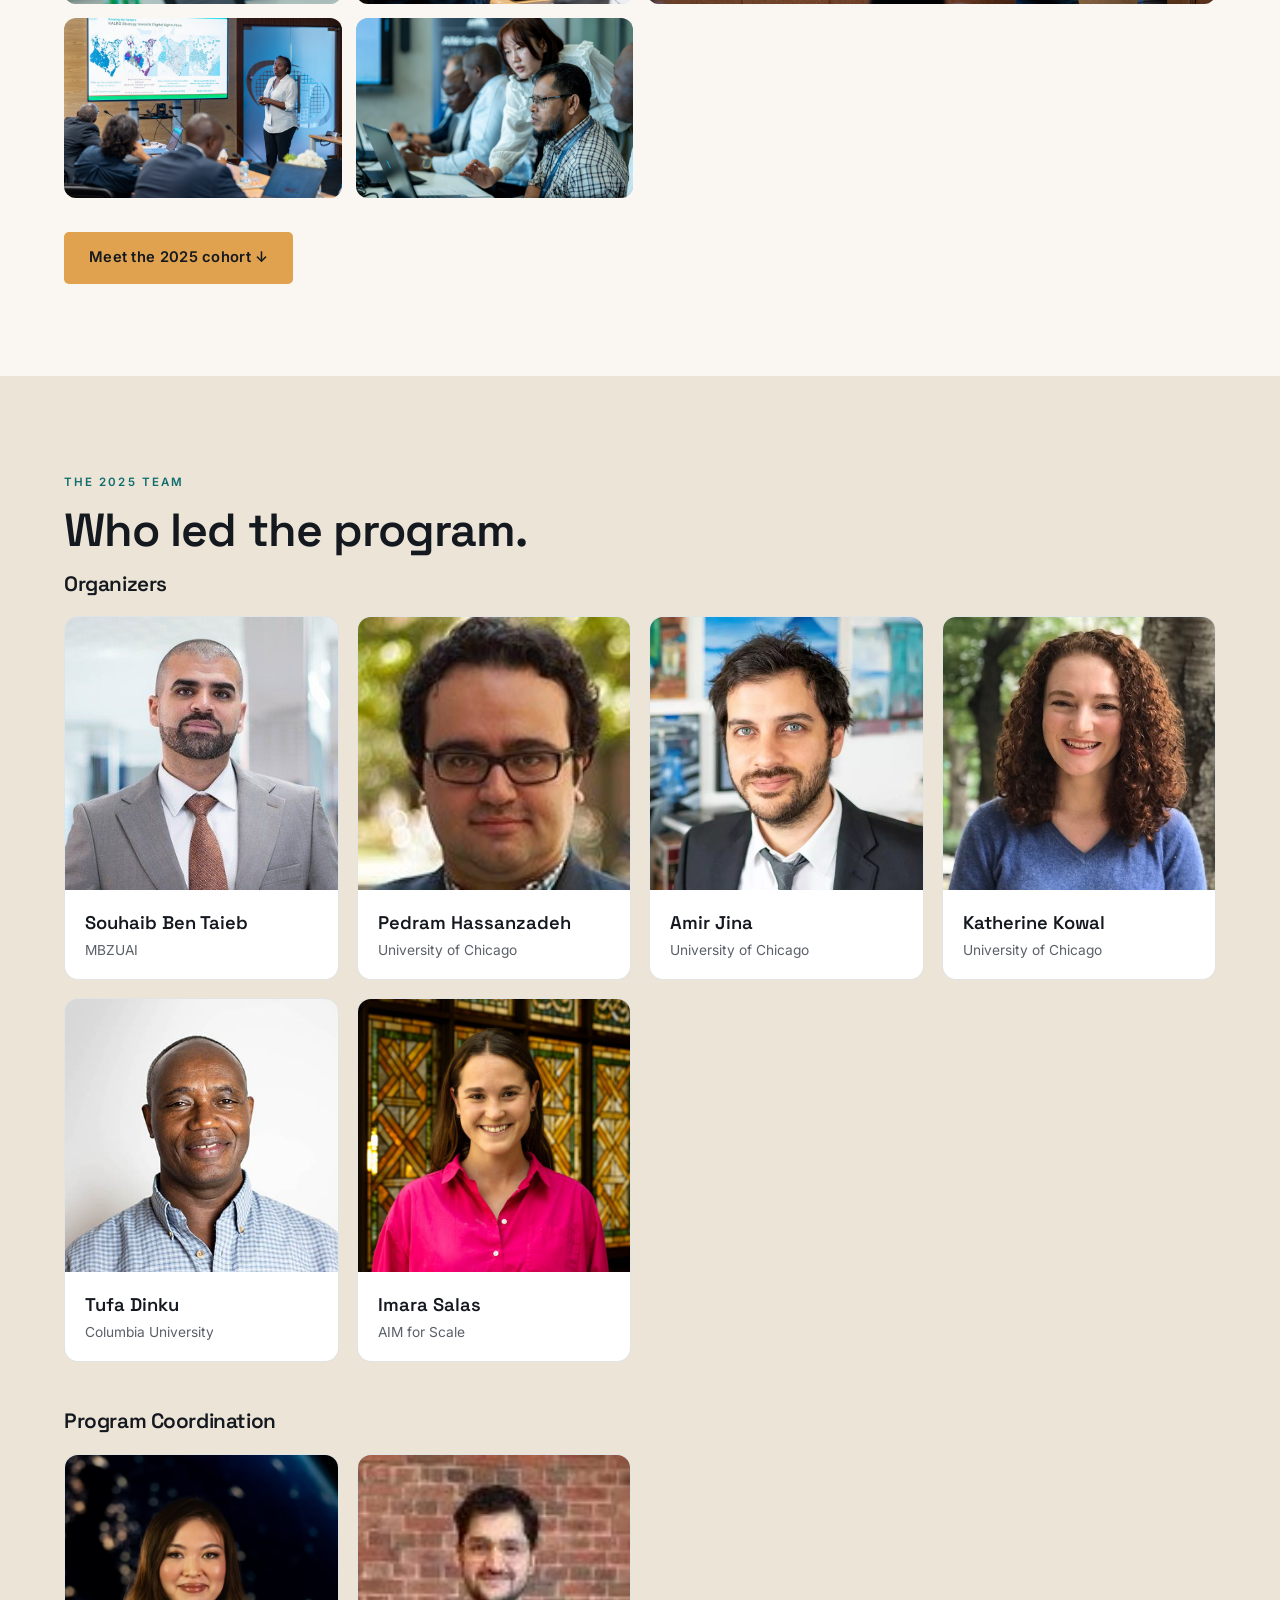
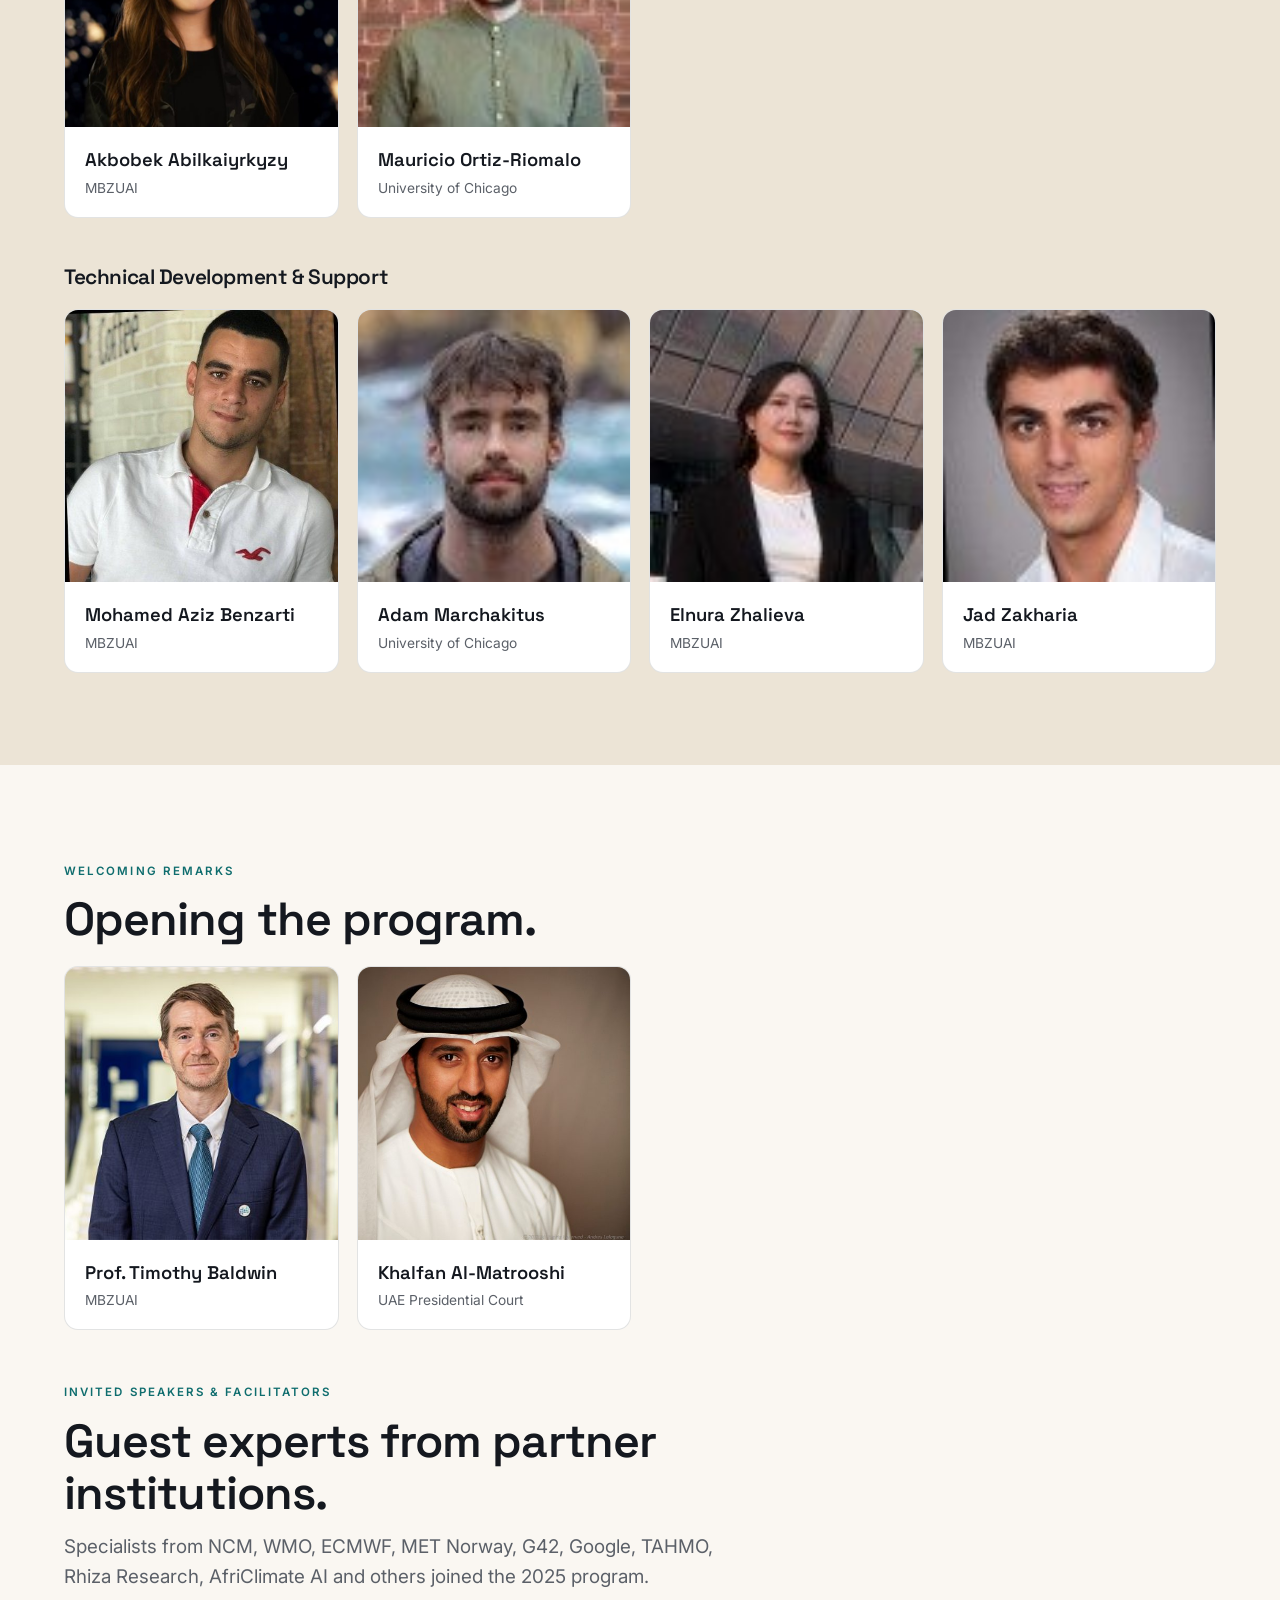
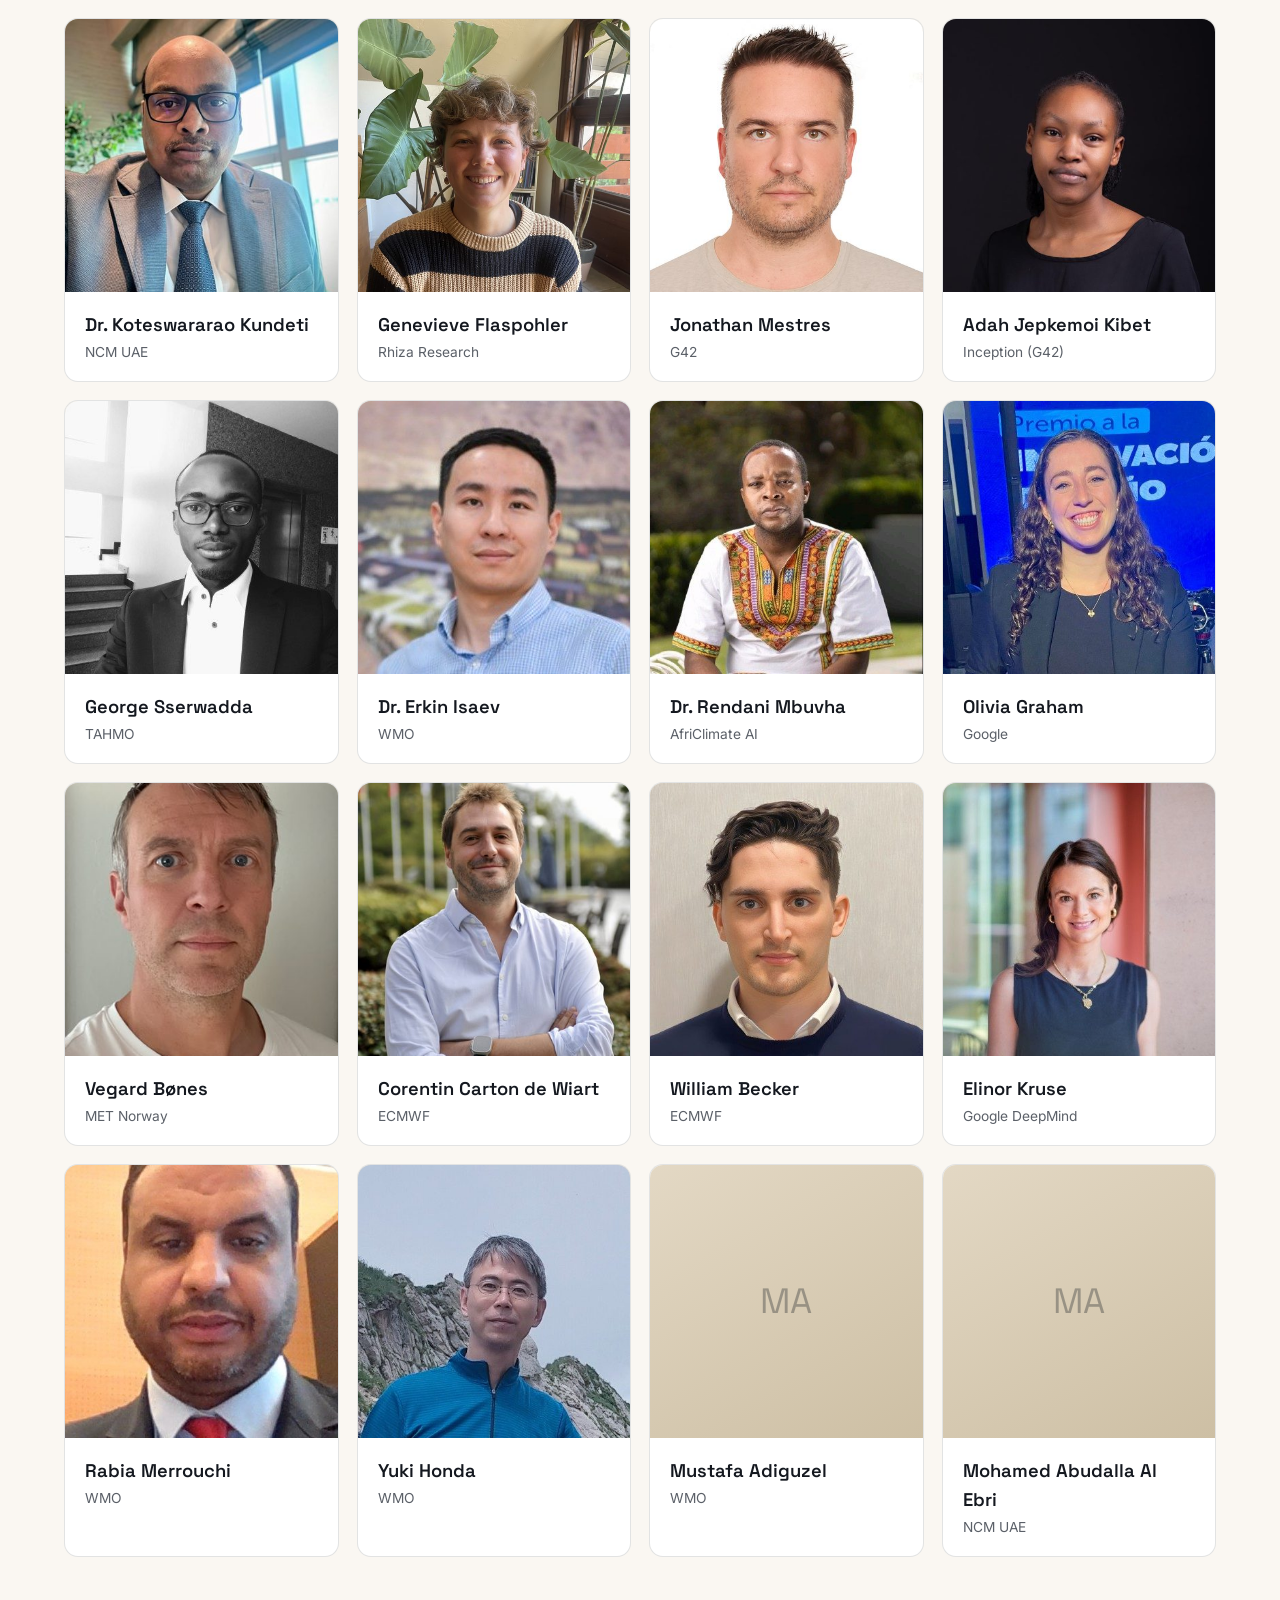
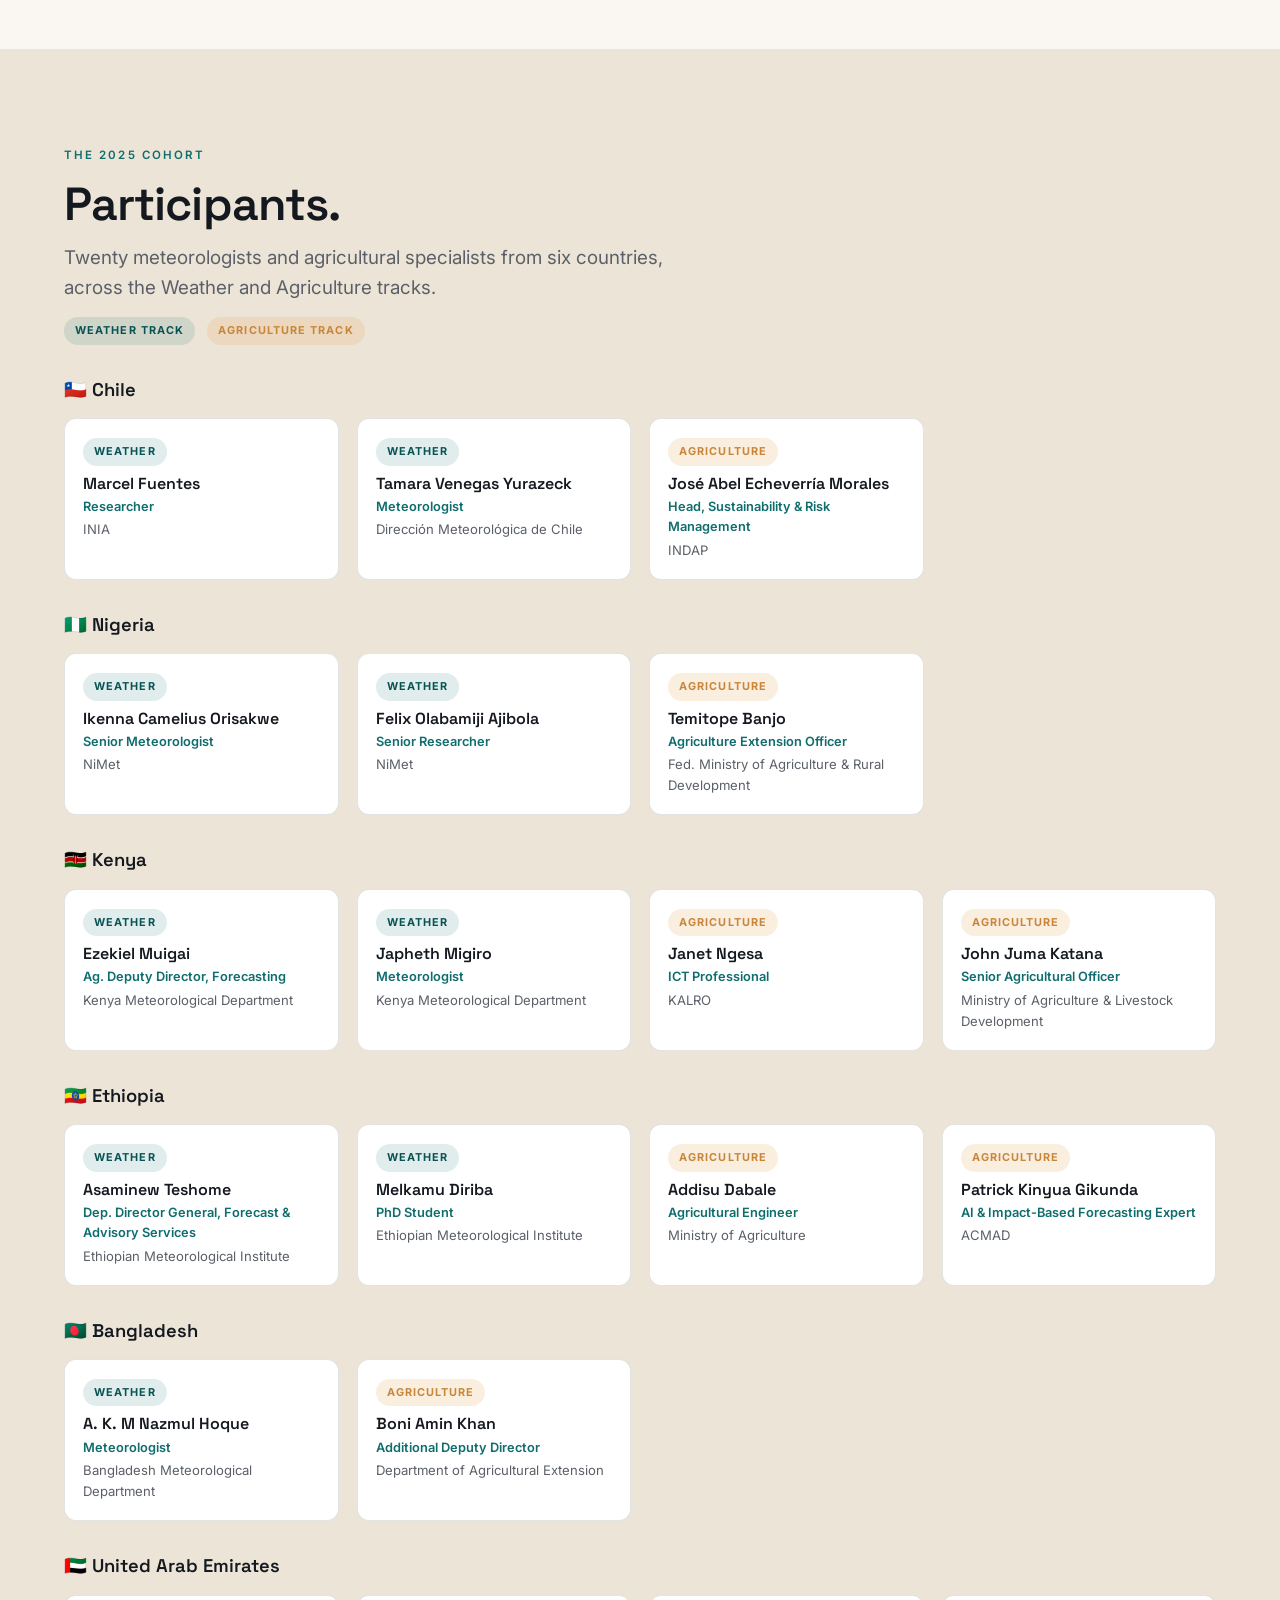
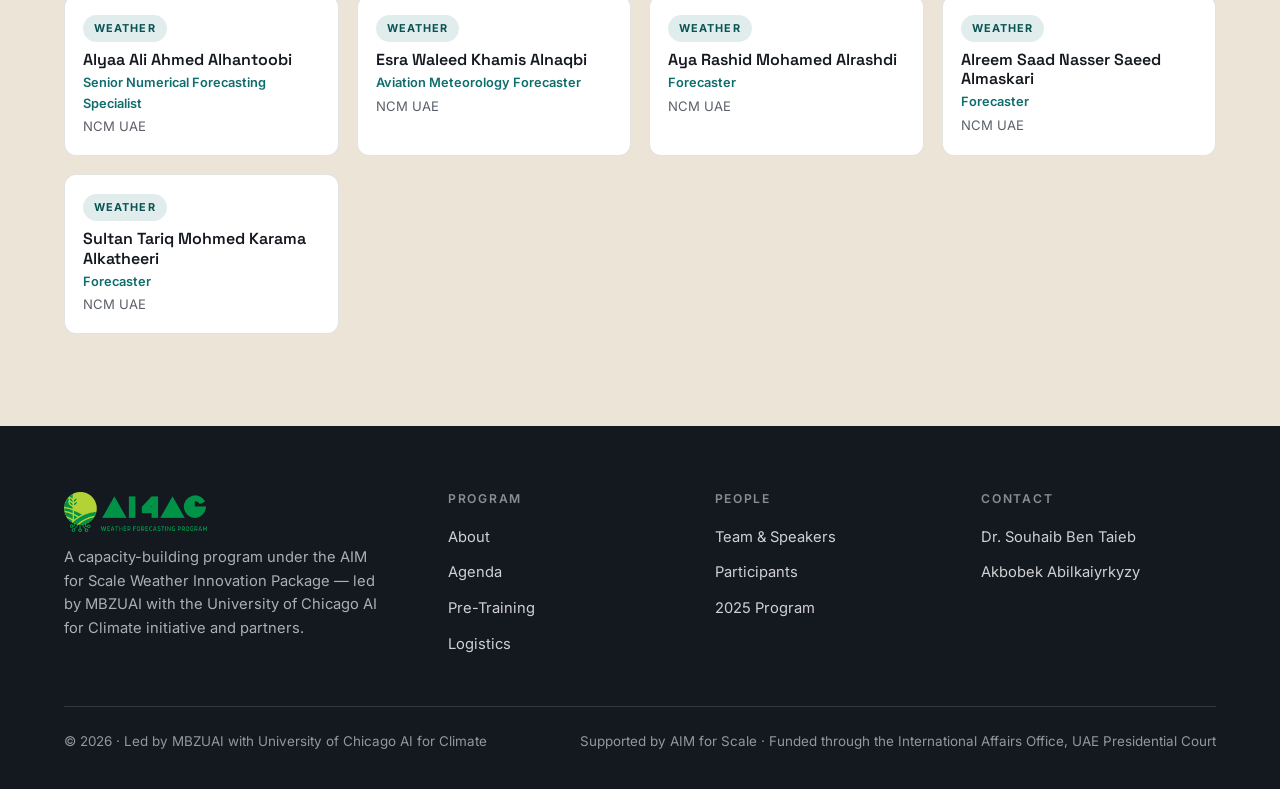
<file: 2025.html>
<!DOCTYPE html>
<html lang="en">
<head>
<meta charset="UTF-8">
<meta name="viewport" content="width=device-width, initial-scale=1.0">
<title>The 2025 Program · AI4AG Weather Forecasting Program</title>
<meta name="description" content="A look back at the 2025 program — the first cohort of meteorologists and agricultural specialists from six countries, trained at MBZUAI in Abu Dhabi, September 2025.">
<link rel="preconnect" href="https://fonts.googleapis.com">
<link rel="preconnect" href="https://fonts.gstatic.com" crossorigin>
<link href="https://fonts.googleapis.com/css2?family=Space+Grotesk:wght@400;500;600;700&family=Inter:wght@400;500;600;700&display=swap" rel="stylesheet">
<link rel="stylesheet" href="styles.css">
<link rel="icon" type="image/png" href="assets/favicon.png">
<style>
.play{position:absolute;inset:0;display:flex;align-items:center;justify-content:center;z-index:4;cursor:pointer;background:linear-gradient(160deg,rgba(12,42,43,.35),rgba(29,38,48,.55))}
.play .btncircle{width:80px;height:80px;border-radius:50%;background:var(--amber);display:flex;align-items:center;justify-content:center;box-shadow:0 12px 30px rgba(0,0,0,.35);transition:.2s}
.play:hover .btncircle{transform:scale(1.07)}
.play .btncircle::after{content:"";border-left:25px solid var(--ink);border-top:15px solid transparent;border-bottom:15px solid transparent;margin-left:6px}
.stat-row{display:grid;grid-template-columns:repeat(4,1fr);gap:20px;margin:8px 0}
.stat{border-top:2px solid rgba(255,255,255,.2);padding-top:18px}
.stat .fig{font-family:var(--serif);font-size:clamp(2.4rem,4.6vw,3.6rem);font-weight:600;line-height:1}
.stat .cap{color:rgba(255,255,255,.65);font-size:.9rem;margin-top:8px}
.flags{display:flex;gap:10px;flex-wrap:wrap;margin-top:22px}
.flags .flagchip{background:rgba(255,255,255,.08);border-color:rgba(255,255,255,.15);color:#fff}
.quotes{display:grid;grid-template-columns:1fr 1fr;gap:22px;margin-top:44px}
.quote{background:rgba(255,255,255,.05);border:1px solid rgba(255,255,255,.12);border-radius:16px;padding:32px}
.quote .qm{font-family:var(--serif);font-size:3rem;color:var(--amber);line-height:.5;height:24px}
.quote p{font-size:1.08rem;color:rgba(255,255,255,.92);margin:8px 0 18px}
.quote .who{display:flex;align-items:center;gap:12px}
.quote .who .av{width:42px;height:42px;border-radius:50%;background:linear-gradient(135deg,var(--teal),var(--amber));flex:0 0 auto}
.quote .who .nm{font-weight:600;font-size:.92rem}
.quote .who .rl{font-size:.8rem;color:rgba(255,255,255,.6)}
.tag-ph{display:inline-block;font-size:.64rem;font-weight:700;letter-spacing:.07em;color:var(--amber);border:1px dashed var(--amber);border-radius:4px;padding:2px 7px;margin-left:8px}
.gal{display:grid;grid-template-columns:repeat(4,1fr);grid-auto-rows:180px;gap:14px;margin-top:8px}
.gal .cell{background:var(--sand-2);border-radius:12px;position:relative;overflow:hidden}
.gal .cell.tall{grid-row:span 2}.gal .cell.wide{grid-column:span 2}
.gal .cell img{position:absolute;inset:0;width:100%;height:100%;object-fit:cover;transition:transform .5s}
.gal .cell:hover img{transform:scale(1.05)}
.vcap{color:var(--muted);font-size:.9rem;margin-top:12px}
.grp{margin-top:48px}.grp:first-child{margin-top:0}
.grp .gh{display:flex;align-items:baseline;gap:12px;margin-bottom:20px;flex-wrap:wrap}
.grp .gh h3{font-size:1.3rem}.grp .gh .gc{color:var(--muted);font-size:.9rem}
.pgrid{display:grid;grid-template-columns:repeat(4,1fr);gap:18px}
.pcard{background:#fff;border:1px solid var(--line);border-radius:12px;padding:18px}
.pcard .pn{font-family:var(--serif);font-weight:600;font-size:1rem;line-height:1.2}
.pcard .pr{color:var(--teal);font-size:.8rem;font-weight:600;margin-top:4px}
.pcard .po{color:var(--muted);font-size:.82rem;margin-top:2px}
.ctry{display:flex;align-items:center;gap:10px;margin:30px 0 14px;font-family:var(--serif);font-size:1.15rem;font-weight:600}
.presslink{display:flex;flex-direction:column;gap:10px}
.presslink .src{font-size:.72rem;font-weight:700;letter-spacing:.1em;text-transform:uppercase;color:var(--teal)}
.presslink h3{font-size:1.1rem;line-height:1.32;margin:0}
.presslink .rd{color:var(--teal);font-weight:700;font-size:.9rem;margin-top:auto;padding-top:8px}
@media(max-width:900px){.stat-row{grid-template-columns:1fr 1fr}.quotes{grid-template-columns:1fr}.gal{grid-template-columns:1fr 1fr}.pgrid{grid-template-columns:repeat(2,1fr)}}
@media(max-width:560px){.stat-row,.gal,.pgrid{grid-template-columns:1fr}}
</style>
</head>
<body>

<nav class="nav">
  <div class="wrap nav-inner">
    <a class="brand" href="index.html"><img class="logo" src="assets/logo.png" alt="AI4AG Weather Forecasting Program"></a>
    <div class="links">
      <a href="index.html#about">About</a><a href="agenda.html">Agenda</a><a href="team.html">Team</a>
      <a href="pre-training.html">Pre-Training</a><a href="logistics.html">Logistics</a><a href="2025.html" class="active">2025</a>
    </div>
    <button class="burger" id="burger" aria-label="Open menu"><span></span><span></span><span></span></button>
  </div>
</nav>
<div class="sheet" id="sheet">
  <div class="top"><span class="brand"><img class="logo" src="assets/logo.png" alt="AI4AG Weather Forecasting Program"></span><button class="x" id="closeSheet">&times;</button></div>
  <a href="index.html#about">About</a><a href="agenda.html">Agenda</a><a href="team.html">Team</a>
  <a href="pre-training.html">Pre-Training</a><a href="logistics.html">Logistics</a><a href="2025.html">2025</a>
</div>

<header class="pagehero">
  <div class="wrap">
    <span class="eyebrow" style="color:var(--amber)">The 2025 Program · MBZUAI, Abu Dhabi · September 2025</span>
    <h1>How the first cohort trained.</h1>
    <p class="lead">The 2025 program brought together meteorologists and agricultural specialists from six countries to work through the full AI-forecasting workflow — from running models to designing farmer-facing services.</p>
  </div>
</header>

<!-- HIGHLIGHT VIDEO -->
<section>
  <div class="wrap reveal">
    <div class="sec-head" style="margin-bottom:30px"><span class="eyebrow">Highlights</span><h2>Five days in Abu Dhabi.</h2></div>
    <!-- Poster is a real 2025 cohort photo. Drop assets/2025-highlight.mp4 (H.264) in to enable playback. -->
    <div class="embed-16x9">
      <video id="hl" poster="assets/2025-02.jpg" preload="metadata" controls playsinline>
        <source src="assets/2025-highlight.mp4" type="video/mp4">
        Your browser does not support the video tag.
      </video>
      <div class="play" id="playbtn" style="display:none"><span class="btncircle"></span></div>
    </div>
    <p class="vcap">🎬 Highlights from the 2025 program in Abu Dhabi — press play to watch.</p>
  </div>
</section>

<!-- OUTCOMES -->
<section class="band-ink">
  <div class="wrap reveal">
    <div class="sec-head"><span class="eyebrow" style="color:var(--amber)">The 2025 program in numbers</span><h2 style="color:#fff">What the first cohort represented.</h2></div>
    <div class="stat-row" style="margin-top:44px">
      <div class="stat"><div class="fig">20</div><div class="cap">Meteorologists &amp; agricultural specialists</div></div>
      <div class="stat"><div class="fig">6</div><div class="cap">Countries across Africa, Asia &amp; Latin America</div></div>
      <div class="stat"><div class="fig">2</div><div class="cap">Tracks · Weather &amp; Agriculture</div></div>
      <div class="stat"><div class="fig">12</div><div class="cap">Pre-training modules</div></div>
    </div>
    <div class="flags">
      <span class="flagchip">🇨🇱 Chile</span><span class="flagchip">🇳🇬 Nigeria</span><span class="flagchip">🇰🇪 Kenya</span>
      <span class="flagchip">🇪🇹 Ethiopia</span><span class="flagchip">🇧🇩 Bangladesh</span><span class="flagchip">🇦🇪 UAE</span>
    </div>
  </div>
</section>

<!-- IN THE NEWS -->
<section class="band">
  <div class="wrap reveal">
    <div class="sec-head" style="margin-bottom:30px"><span class="eyebrow">In the news</span><h2>Featured in the press.</h2>
      <p class="lead">Coverage of the 2025 program from the partner institutions.</p>
    </div>
    <div class="grid-3">
      <a class="card presslink" href="https://mbzuai.ac.ae/news/weather-forecasting-training-program-brings-power-of-ai-to-low-and-middle-income-countries/" target="_blank" rel="noopener">
        <div class="src">MBZUAI</div>
        <h3>Weather forecasting training program brings the power of AI to low- and middle-income countries</h3>
        <div class="rd">Read the article →</div>
      </a>
      <a class="card presslink" href="https://climate.uchicago.edu/news/weather-forecasting-training-program-brings-the-power-of-ai-to-low-and-middle-income-countries/" target="_blank" rel="noopener">
        <div class="src">University of Chicago</div>
        <h3>Weather forecasting training program brings the power of AI to low- and middle-income countries</h3>
        <div class="rd">Read the article →</div>
      </a>
      <a class="card presslink" href="https://aimforscale.org/news/ai-weather-training-supporting-low-and-middle-income-country-governments-to-better-serve-farmers/" target="_blank" rel="noopener">
        <div class="src">AIM for Scale</div>
        <h3>AI weather training: supporting low- and middle-income country governments to better serve farmers</h3>
        <div class="rd">Read the article →</div>
      </a>
    </div>
  </div>
</section>

<!-- GALLERY -->
<section>
  <div class="wrap reveal">
    <div class="sec-head" style="margin-bottom:30px"><span class="eyebrow">In pictures</span><h2>Moments from 2025.</h2></div>
    <div class="gal">
      <div class="cell tall"><img src="assets/2025-01.jpg" alt="Session at the 2025 program" loading="lazy"></div>
      <div class="cell wide"><img src="assets/2025-03.jpg" alt="The 2025 cohort at MBZUAI, Abu Dhabi" loading="lazy"></div>
      <div class="cell"><img src="assets/2025-04.jpg" alt="Presentation during the 2025 program" loading="lazy"></div>
      <div class="cell"><img src="assets/2025-06.jpg" alt="Participant presenting" loading="lazy"></div>
      <div class="cell wide"><img src="assets/2025-08.jpg" alt="Hands-on lab session" loading="lazy"></div>
      <div class="cell"><img src="assets/2025-05.jpg" alt="Session at the UAE Presidential Court" loading="lazy"></div>
      <div class="cell"><img src="assets/2025-07.jpg" alt="Collaboration during the labs" loading="lazy"></div>
    </div>
    <div style="margin-top:34px"><a class="btn btn-accent" href="#cohort2025">Meet the 2025 cohort ↓</a></div>
  </div>
</section>

<!-- 2025 TEAM -->
<section class="band">
  <div class="wrap reveal">
    <div class="sec-head" style="margin-bottom:16px"><span class="eyebrow">The 2025 team</span><h2>Who led the program.</h2></div>
    <div id="team2025"></div>
  </div>
</section>

<!-- 2025 WELCOMING REMARKS + SPEAKERS -->
<section>
  <div class="wrap reveal">
    <div class="sec-head" style="margin-bottom:20px"><span class="eyebrow">Welcoming remarks</span><h2>Opening the program.</h2></div>
    <div class="pgrid" id="welcome2025" style="margin-bottom:48px"></div>
    <div class="sec-head" style="margin-bottom:26px"><span class="eyebrow">Invited speakers &amp; facilitators</span><h2>Guest experts from partner institutions.</h2>
      <p class="lead">Specialists from NCM, WMO, ECMWF, MET Norway, G42, Google, TAHMO, Rhiza Research, AfriClimate AI and others joined the 2025 program.</p>
    </div>
    <div class="pgrid" id="speakers2025"></div>
  </div>
</section>

<!-- 2025 PARTICIPANTS -->
<section class="band" id="cohort2025">
  <div class="wrap reveal">
    <div class="sec-head" style="margin-bottom:16px"><span class="eyebrow">The 2025 cohort</span><h2>Participants.</h2>
      <p class="lead">Twenty meteorologists and agricultural specialists from six countries, across the Weather and Agriculture tracks.</p>
      <div style="display:flex;gap:12px;margin-top:14px"><span class="tracktag tt-weather">Weather track</span><span class="tracktag tt-ag">Agriculture track</span></div>
    </div>
    <div id="participants2025"></div>
  </div>
</section>

<footer>
  <div class="wrap">
    <div class="foot-grid">
      <div><span class="brand"><img class="logo" src="assets/logo.png" alt="AI4AG Weather Forecasting Program"></span><p class="foot-note">A capacity-building program under the AIM for Scale Weather Innovation Package — led by MBZUAI with the University of Chicago AI for Climate initiative and partners.</p></div>
      <div><h4>Program</h4><a href="index.html#about">About</a><a href="agenda.html">Agenda</a><a href="pre-training.html">Pre-Training</a><a href="logistics.html">Logistics</a></div>
      <div><h4>People</h4><a href="team.html">Team &amp; Speakers</a><a href="participants.html">Participants</a><a href="2025.html">2025 Program</a></div>
      <div><h4>Contact</h4><a href="mailto:Souhaib.BenTaieb@mbzuai.ac.ae">Dr. Souhaib Ben Taieb</a><a href="mailto:Akbobek.Abilkaiyrkyzy@mbzuai.ac.ae">Akbobek Abilkaiyrkyzy</a></div>
    </div>
    <div class="foot-bottom"><span>© 2026 · Led by MBZUAI with University of Chicago AI for Climate</span><span>Supported by AIM for Scale · Funded through the International Affairs Office, UAE Presidential Court</span></div>
  </div>
</footer>

<script>
const sheet=document.getElementById('sheet');
document.getElementById('burger').onclick=()=>sheet.classList.add('open');
document.getElementById('closeSheet').onclick=()=>sheet.classList.remove('open');
sheet.querySelectorAll('a').forEach(a=>a.onclick=()=>sheet.classList.remove('open'));
const io=new IntersectionObserver(es=>es.forEach(e=>{if(e.isIntersecting){e.target.classList.add('in');io.unobserve(e.target);}}),{threshold:.12});
document.querySelectorAll('.reveal').forEach(el=>io.observe(el));
const hl=document.getElementById('hl'),pb=document.getElementById('playbtn');
if(pb&&hl){hl.addEventListener('loadeddata',()=>{pb.style.display='flex';});
  pb.onclick=()=>{pb.style.display='none';hl.play().catch(()=>{});};}

/* ---- 2025 people (from the Edition-1 roster) ---- */
const PH="assets/people/";
function initials(n){return n.replace(/^(Dr\.|Prof\.)\s+/,'').split(' ').filter(Boolean).slice(0,2).map(w=>w[0]).join('').toUpperCase();}
function person(p){
  const photo=p.img?'<img src="'+PH+encodeURIComponent(p.img)+'" alt="'+p.n+'" loading="lazy" onerror="this.style.display=\'none\'">':'';
  return '<article class="person"><div class="ph"><span class="initials">'+initials(p.n)+'</span>'+photo+'</div><div class="pb"><div class="pn">'+p.n+'</div><div class="po">'+p.o+'</div></div></article>';
}
const TEAM=[
 {h:"Organizers",people:[
   {n:"Souhaib Ben Taieb",o:"MBZUAI",img:"souhaib.jpg"},{n:"Pedram Hassanzadeh",o:"University of Chicago",img:"pedram.jpeg"},
   {n:"Amir Jina",o:"University of Chicago",img:"amirjina.png"},{n:"Katherine Kowal",o:"University of Chicago",img:"Katie.jpg"},
   {n:"Tufa Dinku",o:"Columbia University",img:"tufa_profile.jpg"},{n:"Imara Salas",o:"AIM for Scale",img:"imara.jpeg"}
 ]},
 {h:"Program Coordination",people:[
   {n:"Akbobek Abilkaiyrkyzy",o:"MBZUAI",img:"akbobek.jpeg"},{n:"Mauricio Ortiz-Riomalo",o:"University of Chicago",img:"mauricio.jpeg"}
 ]},
 {h:"Technical Development & Support",people:[
   {n:"Mohamed Aziz Benzarti",o:"MBZUAI",img:"mohamed.jpeg"},{n:"Adam Marchakitus",o:"University of Chicago",img:"adam.jpeg"},
   {n:"Elnura Zhalieva",o:"MBZUAI",img:"elnura.jpeg"},{n:"Jad Zakharia",o:"MBZUAI",img:"jad.jpeg"}
 ]}
];
const WELCOME=[
 {n:"Prof. Timothy Baldwin",o:"MBZUAI",img:"tim.jpg"},
 {n:"Khalfan Al-Matrooshi",o:"UAE Presidential Court",img:"Khalfan AlMatrooshi.jpg"}
];
const SPK=[
 {n:"Dr. Koteswararao Kundeti",o:"NCM UAE",img:"kundeti.jpeg"},{n:"Genevieve Flaspohler",o:"Rhiza Research",img:"gene.JPG"},
 {n:"Jonathan Mestres",o:"G42",img:"photo_Jonathan.jpg"},{n:"Adah Jepkemoi Kibet",o:"Inception (G42)",img:"Adah_Kibet.jpg"},
 {n:"George Sserwadda",o:"TAHMO",img:"george.jpeg"},{n:"Dr. Erkin Isaev",o:"WMO",img:"erkin.jpeg"},
 {n:"Dr. Rendani Mbuvha",o:"AfriClimate AI",img:"rendani.jpeg"},{n:"Olivia Graham",o:"Google",img:"olivia.jpeg"},
 {n:"Vegard Bønes",o:"MET Norway",img:"Vegard.png"},{n:"Corentin Carton de Wiart",o:"ECMWF",img:"corentin.jpg"},
 {n:"William Becker",o:"ECMWF",img:"william.jpeg"},{n:"Elinor Kruse",o:"Google DeepMind",img:"elinor.jpeg"},
 {n:"Rabia Merrouchi",o:"WMO",img:"rabia.jpeg"},{n:"Yuki Honda",o:"WMO",img:"yuki.jpeg"},
 {n:"Mustafa Adiguzel",o:"WMO",img:""},{n:"Mohamed Abudalla Al Ebri",o:"NCM UAE",img:""}
];
const PART=[
 {c:"Chile",f:"🇨🇱",people:[
   {n:"Marcel Fuentes",r:"Researcher",o:"INIA",t:"weather"},
   {n:"Tamara Venegas Yurazeck",r:"Meteorologist",o:"Dirección Meteorológica de Chile",t:"weather"},
   {n:"José Abel Echeverría Morales",r:"Head, Sustainability & Risk Management",o:"INDAP",t:"ag"}]},
 {c:"Nigeria",f:"🇳🇬",people:[
   {n:"Ikenna Camelius Orisakwe",r:"Senior Meteorologist",o:"NiMet",t:"weather"},
   {n:"Felix Olabamiji Ajibola",r:"Senior Researcher",o:"NiMet",t:"weather"},
   {n:"Temitope Banjo",r:"Agriculture Extension Officer",o:"Fed. Ministry of Agriculture & Rural Development",t:"ag"}]},
 {c:"Kenya",f:"🇰🇪",people:[
   {n:"Ezekiel Muigai",r:"Ag. Deputy Director, Forecasting",o:"Kenya Meteorological Department",t:"weather"},
   {n:"Japheth Migiro",r:"Meteorologist",o:"Kenya Meteorological Department",t:"weather"},
   {n:"Janet Ngesa",r:"ICT Professional",o:"KALRO",t:"ag"},
   {n:"John Juma Katana",r:"Senior Agricultural Officer",o:"Ministry of Agriculture & Livestock Development",t:"ag"}]},
 {c:"Ethiopia",f:"🇪🇹",people:[
   {n:"Asaminew Teshome",r:"Dep. Director General, Forecast & Advisory Services",o:"Ethiopian Meteorological Institute",t:"weather"},
   {n:"Melkamu Diriba",r:"PhD Student",o:"Ethiopian Meteorological Institute",t:"weather"},
   {n:"Addisu Dabale",r:"Agricultural Engineer",o:"Ministry of Agriculture",t:"ag"},
   {n:"Patrick Kinyua Gikunda",r:"AI & Impact-Based Forecasting Expert",o:"ACMAD",t:"ag"}]},
 {c:"Bangladesh",f:"🇧🇩",people:[
   {n:"A. K. M Nazmul Hoque",r:"Meteorologist",o:"Bangladesh Meteorological Department",t:"weather"},
   {n:"Boni Amin Khan",r:"Additional Deputy Director",o:"Department of Agricultural Extension",t:"ag"}]},
 {c:"United Arab Emirates",f:"🇦🇪",people:[
   {n:"Alyaa Ali Ahmed Alhantoobi",r:"Senior Numerical Forecasting Specialist",o:"NCM UAE",t:"weather"},
   {n:"Esra Waleed Khamis Alnaqbi",r:"Aviation Meteorology Forecaster",o:"NCM UAE",t:"weather"},
   {n:"Aya Rashid Mohamed Alrashdi",r:"Forecaster",o:"NCM UAE",t:"weather"},
   {n:"Alreem Saad Nasser Saeed Almaskari",r:"Forecaster",o:"NCM UAE",t:"weather"},
   {n:"Sultan Tariq Mohmed Karama Alkatheeri",r:"Forecaster",o:"NCM UAE",t:"weather"}]}
];
const $=id=>document.getElementById(id);
$('team2025').innerHTML=TEAM.map(grp=>'<div class="grp"><div class="gh"><h3>'+grp.h+'</h3></div><div class="pgrid">'+grp.people.map(person).join('')+'</div></div>').join('');
$('welcome2025').innerHTML=WELCOME.map(person).join('');
$('speakers2025').innerHTML=SPK.map(person).join('');
$('participants2025').innerHTML=PART.map(c=>'<div class="ctry">'+c.f+' '+c.c+'</div><div class="pgrid">'+c.people.map(p=>'<article class="pcard"><div style="margin-bottom:8px"><span class="tracktag tt-'+p.t+'">'+(p.t==="weather"?"Weather":"Agriculture")+'</span></div><div class="pn">'+p.n+'</div><div class="pr">'+p.r+'</div><div class="po">'+p.o+'</div></article>').join('')+'</div>').join('');
</script>
</body>
</html>
</file>
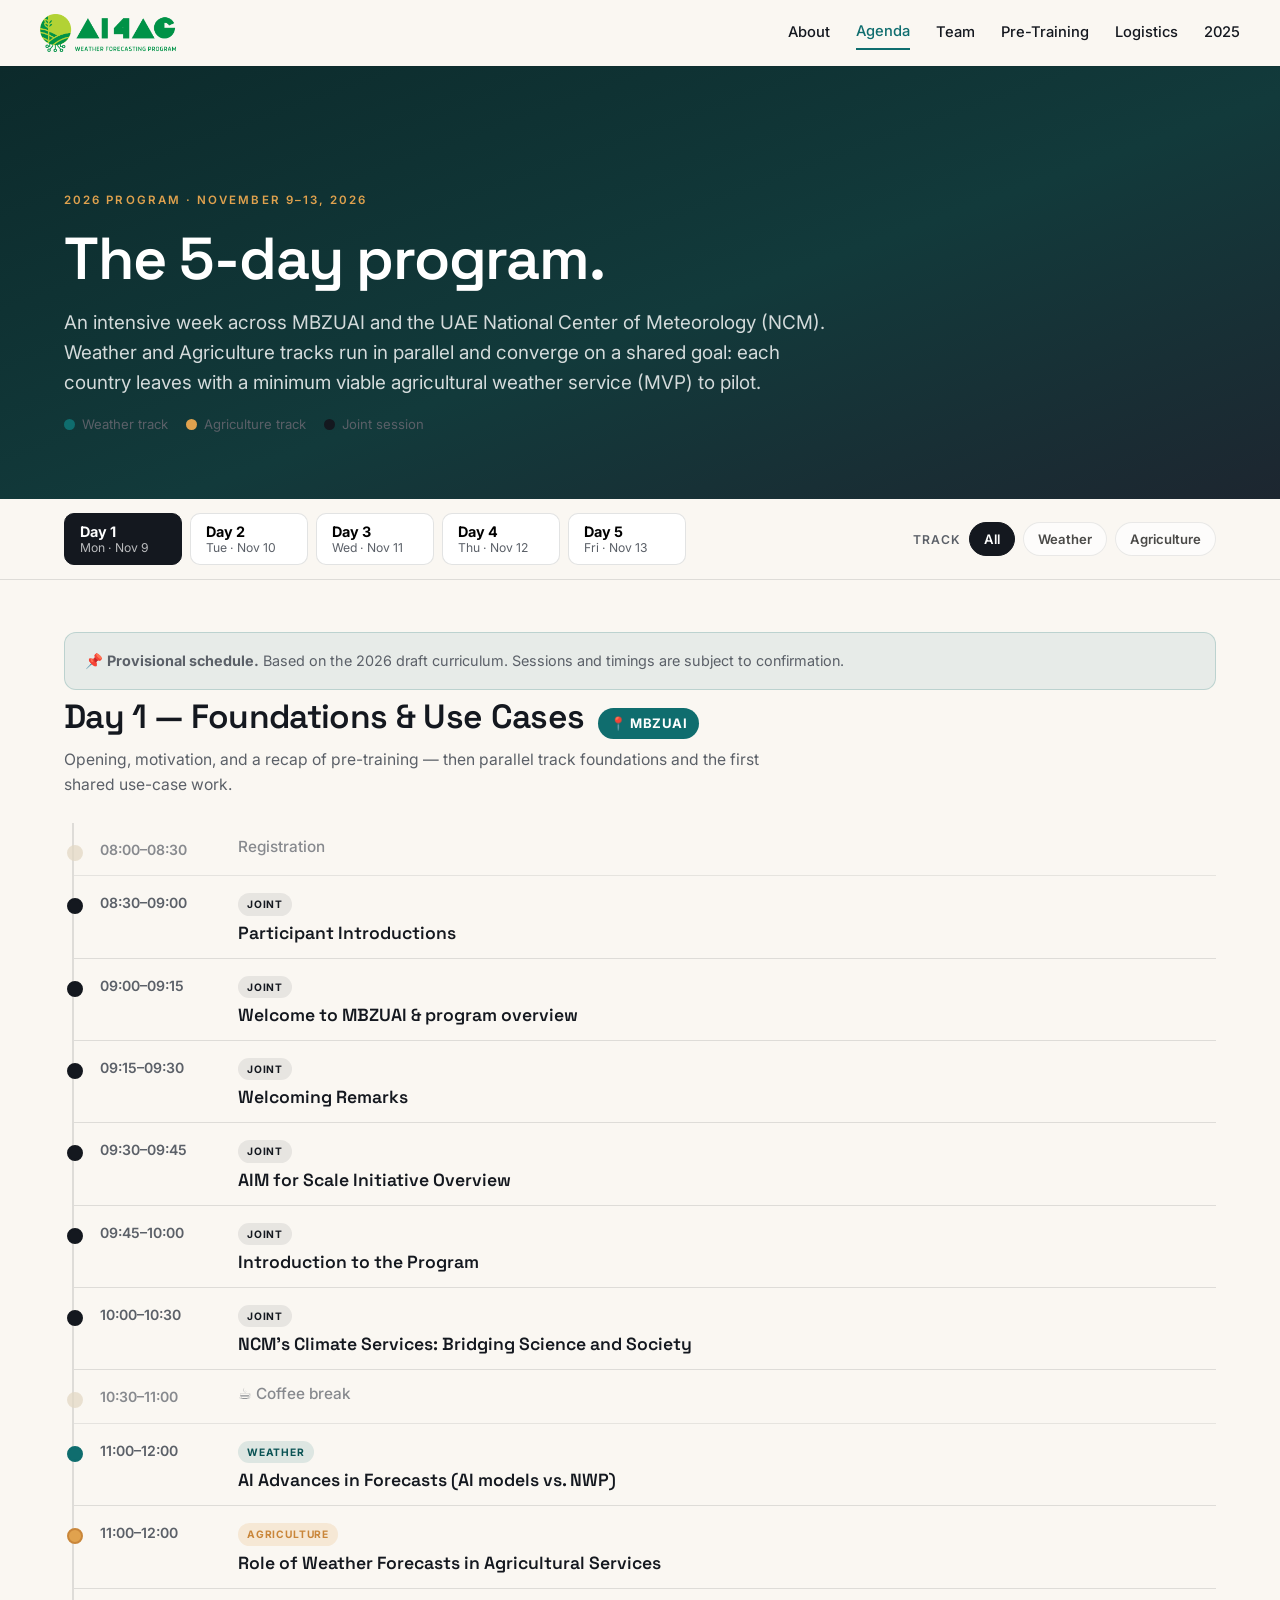
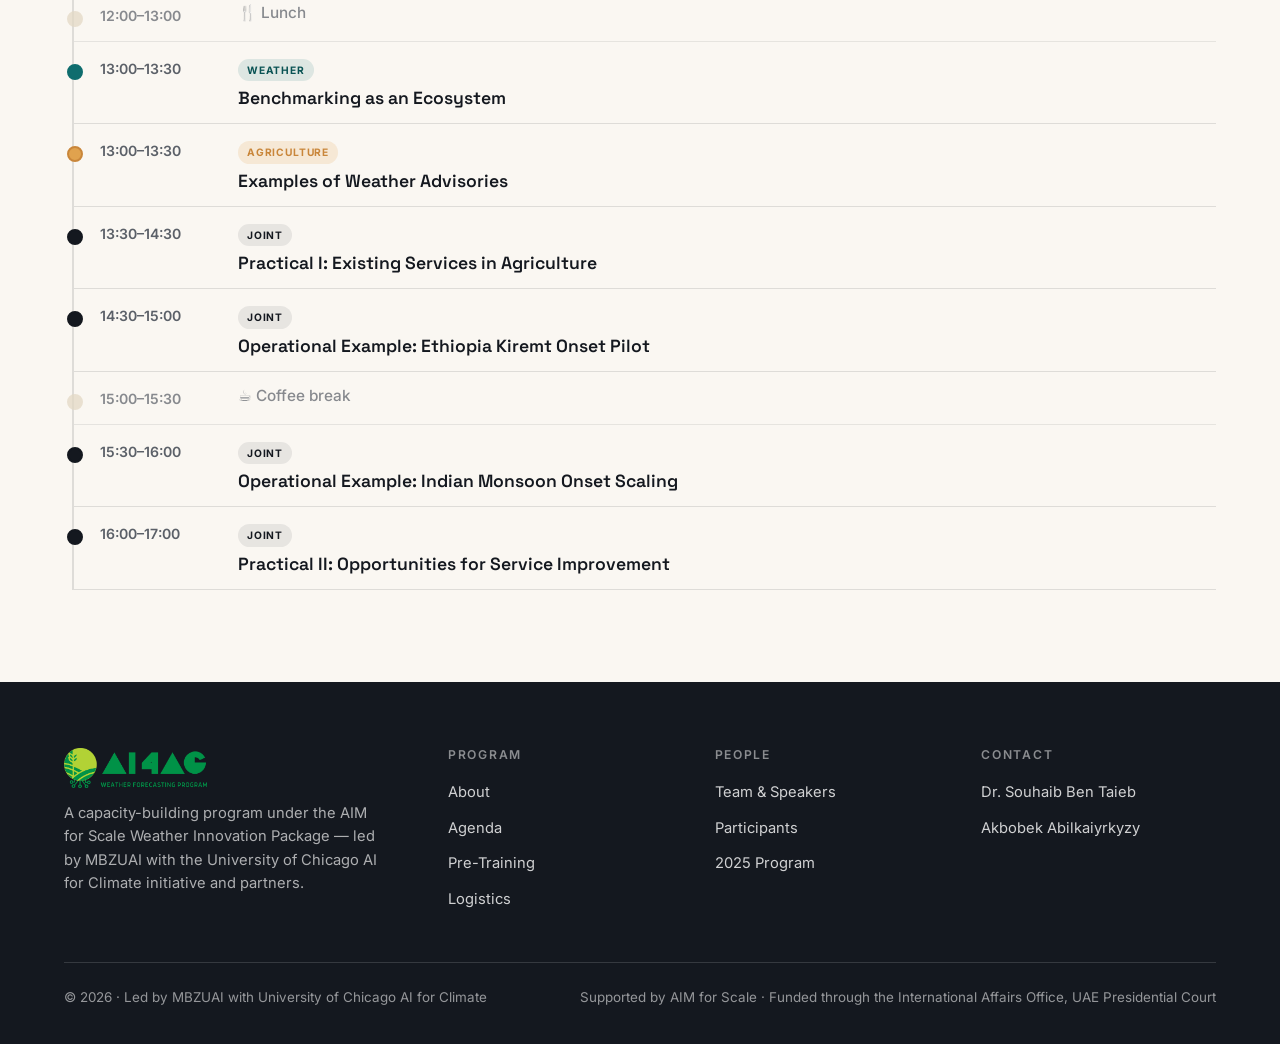
<file: agenda.html>
<!DOCTYPE html>
<html lang="en">
<head>
<meta charset="UTF-8">
<meta name="viewport" content="width=device-width, initial-scale=1.0">
<title>Agenda · AI4AG Weather Forecasting Program</title>
<meta name="description" content="The 5-day program schedule for the 2026 program, November 9–13, 2026, across MBZUAI and the UAE National Center of Meteorology — Weather and Agriculture tracks with shared sessions.">
<link rel="preconnect" href="https://fonts.googleapis.com">
<link rel="preconnect" href="https://fonts.gstatic.com" crossorigin>
<link href="https://fonts.googleapis.com/css2?family=Space+Grotesk:wght@400;500;600;700&family=Inter:wght@400;500;600;700&display=swap" rel="stylesheet">
<link rel="stylesheet" href="styles.css">
<link rel="icon" type="image/png" href="assets/favicon.png">
<style>
.controls{position:sticky;top:59px;z-index:40;background:var(--paper);border-bottom:1px solid var(--line);padding:14px 0}
.controls-inner{display:flex;justify-content:space-between;gap:16px;flex-wrap:wrap;align-items:center}
.days{display:flex;gap:8px;overflow-x:auto}
.day-tab{border:1px solid var(--line);background:#fff;border-radius:10px;padding:9px 15px;cursor:pointer;white-space:nowrap;font-family:var(--sans);text-align:left;transition:.15s;min-width:118px}
.day-tab .dn{font-weight:700;font-size:.9rem}
.day-tab .dd{font-size:.76rem;color:var(--muted)}
.day-tab.active{background:var(--ink);border-color:var(--ink);color:#fff}
.day-tab.active .dd{color:rgba(255,255,255,.7)}
.filters{display:flex;gap:8px;align-items:center}
.filters .fl{font-size:.76rem;color:var(--muted);font-weight:600;text-transform:uppercase;letter-spacing:.08em}
.chip{border:1.5px solid var(--line);background:#fff;border-radius:100px;padding:8px 14px;cursor:pointer;font-family:var(--sans);font-size:.82rem;font-weight:600;transition:.15s}
.chip[data-k="weather"].on{background:rgba(15,109,110,.12);border-color:var(--teal);color:var(--teal-d)}
.chip[data-k="ag"].on{background:rgba(224,162,78,.18);border-color:var(--amber-d);color:var(--amber-d)}
.chip[data-k="all"].on{background:var(--ink);border-color:var(--ink);color:#fff}
.chip:not(.on){opacity:.7}
.daytitle{display:flex;align-items:baseline;gap:14px;flex-wrap:wrap;margin:8px 0 8px}
.daytitle h2{font-size:clamp(1.5rem,3vw,2.1rem)}
.daytitle .venue{font-size:.82rem;font-weight:700;letter-spacing:.04em;text-transform:uppercase;color:#fff;background:var(--teal);padding:5px 12px;border-radius:100px}
.daytitle .venue.ncm{background:var(--amber-d)}
.daysub{color:var(--muted);font-size:.98rem;margin-bottom:26px;max-width:70ch}
.timeline{border-left:2px solid var(--line);margin-left:8px}
.slot{display:grid;grid-template-columns:118px 1fr;gap:20px;padding:14px 0 14px 26px;position:relative;border-bottom:1px solid var(--line)}
.slot::before{content:"";position:absolute;left:-7px;top:22px;width:12px;height:12px;border-radius:50%;background:#fff;border:2px solid var(--muted)}
.slot.weather::before{border-color:var(--teal);background:var(--teal)}
.slot.ag::before{border-color:var(--amber-d);background:var(--amber)}
.slot.joint::before{border-color:var(--ink);background:var(--ink)}
.slot .time{font-weight:600;font-size:.88rem;color:var(--muted);padding-top:2px}
.slot .ti{font-family:var(--serif);font-size:1.1rem;font-weight:600;line-height:1.25}
.slot .de{color:var(--muted);font-size:.9rem;margin-top:4px}
.slot .sp{color:var(--teal-d);font-size:.84rem;font-weight:600;margin-top:5px}
.slot .tk{display:inline-block;font-size:.64rem;font-weight:700;letter-spacing:.08em;text-transform:uppercase;padding:3px 9px;border-radius:100px;margin-bottom:6px}
.tk.weather{background:rgba(15,109,110,.12);color:var(--teal-d)}
.tk.ag{background:rgba(224,162,78,.18);color:var(--amber-d)}
.tk.joint{background:rgba(20,24,31,.08);color:var(--ink)}
.slot.break{opacity:.72}
.slot.break .ti{font-family:var(--sans);font-size:.96rem;font-weight:500;color:var(--muted)}
.slot.break::before{background:var(--sand-2);border-color:var(--sand-2)}
.slot.social{background:linear-gradient(90deg,rgba(224,162,78,.1),transparent)}
.slot.social::before{border-color:var(--amber);background:var(--amber)}
.slot.hide{display:none}
.provisional{background:rgba(15,109,110,.08);border:1px solid rgba(15,109,110,.2);border-radius:12px;padding:16px 20px;margin-bottom:8px;font-size:.9rem;color:var(--muted)}
.legend{display:flex;gap:18px;flex-wrap:wrap;margin-top:16px;font-size:.82rem;color:var(--muted)}
.legend span{display:inline-flex;align-items:center;gap:7px}
.legend i{width:11px;height:11px;border-radius:50%;display:inline-block}
@media(max-width:640px){.slot{grid-template-columns:1fr;gap:4px;padding-left:22px}.slot .time{padding-top:0}}
</style>
</head>
<body>

<nav class="nav">
  <div class="wrap nav-inner">
    <a class="brand" href="index.html"><img class="logo" src="assets/logo.png" alt="AI4AG Weather Forecasting Program"></a>
    <div class="links">
      <a href="index.html#about">About</a><a href="agenda.html" class="active">Agenda</a><a href="team.html">Team</a>
      <a href="pre-training.html">Pre-Training</a><a href="logistics.html">Logistics</a><a href="2025.html">2025</a>
    </div>
    <button class="burger" id="burger" aria-label="Open menu"><span></span><span></span><span></span></button>
  </div>
</nav>
<div class="sheet" id="sheet">
  <div class="top"><span class="brand"><img class="logo" src="assets/logo.png" alt="AI4AG Weather Forecasting Program"></span><button class="x" id="closeSheet">&times;</button></div>
  <a href="index.html#about">About</a><a href="agenda.html">Agenda</a><a href="team.html">Team</a>
  <a href="pre-training.html">Pre-Training</a><a href="logistics.html">Logistics</a><a href="2025.html">2025</a>
</div>

<header class="pagehero">
  <div class="wrap">
    <span class="eyebrow" style="color:var(--amber)">2026 Program · November 9–13, 2026</span>
    <h1>The 5-day program.</h1>
    <p class="lead">An intensive week across MBZUAI and the UAE National Center of Meteorology (NCM). Weather and Agriculture tracks run in parallel and converge on a shared goal: each country leaves with a minimum viable agricultural weather service (MVP) to pilot.</p>
    <div class="legend">
      <span><i style="background:var(--teal)"></i> Weather track</span>
      <span><i style="background:var(--amber)"></i> Agriculture track</span>
      <span><i style="background:var(--ink)"></i> Joint session</span>
    </div>
  </div>
</header>

<div class="controls">
  <div class="wrap controls-inner">
    <div class="days" id="days"></div>
    <div class="filters">
      <span class="fl">Track</span>
      <button class="chip on" data-k="all">All</button>
      <button class="chip" data-k="weather">Weather</button>
      <button class="chip" data-k="ag">Agriculture</button>
    </div>
  </div>
</div>

<section style="padding-top:52px">
  <div class="wrap">
    <div class="provisional reveal in">📌 <strong>Provisional schedule.</strong> Based on the 2026 draft curriculum. Sessions and timings are subject to confirmation.</div>
    <div id="dayTitle"></div>
    <div class="timeline" id="timeline"></div>
  </div>
</section>

<footer>
  <div class="wrap">
    <div class="foot-grid">
      <div><span class="brand"><img class="logo" src="assets/logo.png" alt="AI4AG Weather Forecasting Program"></span><p class="foot-note">A capacity-building program under the AIM for Scale Weather Innovation Package — led by MBZUAI with the University of Chicago AI for Climate initiative and partners.</p></div>
      <div><h4>Program</h4><a href="index.html#about">About</a><a href="agenda.html">Agenda</a><a href="pre-training.html">Pre-Training</a><a href="logistics.html">Logistics</a></div>
      <div><h4>People</h4><a href="team.html">Team &amp; Speakers</a><a href="participants.html">Participants</a><a href="2025.html">2025 Program</a></div>
      <div><h4>Contact</h4><a href="mailto:Souhaib.BenTaieb@mbzuai.ac.ae">Dr. Souhaib Ben Taieb</a><a href="mailto:Akbobek.Abilkaiyrkyzy@mbzuai.ac.ae">Akbobek Abilkaiyrkyzy</a></div>
    </div>
    <div class="foot-bottom"><span>© 2026 · Led by MBZUAI with University of Chicago AI for Climate</span><span>Supported by AIM for Scale · Funded through the International Affairs Office, UAE Presidential Court</span></div>
  </div>
</footer>

<script>
const B={t:"break"},S={t:"social"};
const DAYS=[
 {dn:"Day 1",dd:"Mon · Nov 9",title:"Foundations & Use Cases",venue:"MBZUAI",v:"mbz",
  sub:"Opening, motivation, and a recap of pre-training — then parallel track foundations and the first shared use-case work.",slots:[
   {time:"08:00–08:30",...B,ti:"Registration"},
   {time:"08:30–09:00",k:"joint",ti:"Participant Introductions"},
   {time:"09:00–09:15",k:"joint",ti:"Welcome to MBZUAI & program overview",sp:"Prof. Timothy Baldwin (MBZUAI)"},
   {time:"09:15–09:30",k:"joint",ti:"Welcoming Remarks",sp:"UAE Presidential Court (TBC)"},
   {time:"09:30–09:45",k:"joint",ti:"AIM for Scale Initiative Overview",de:"How the training fits within the larger goals",sp:"Imara Salas"},
   {time:"09:45–10:00",k:"joint",ti:"Introduction to the Program",de:"Curriculum overview",sp:"Dr. Souhaib Ben Taieb (MBZUAI)"},
   {time:"10:00–10:30",k:"joint",ti:"NCM's Climate Services: Bridging Science and Society",sp:"Dr. Koteswararao Kundeti (NCM)"},
   {time:"10:30–11:00",...B,ti:"☕ Coffee break"},
   {time:"11:00–12:00",k:"weather",ti:"AI Advances in Forecasts (AI models vs. NWP)",de:"Opportunities from recent AI advances across timescales, and the accessibility of models today",sp:"Dr. Katie Kowal"},
   {time:"11:00–12:00",k:"ag",ti:"Role of Weather Forecasts in Agricultural Services",de:"Leveraging AI forecasts to improve services and integrate with market, soil, and crop data",sp:"TBC"},
   {time:"12:00–13:00",...B,ti:"🍴 Lunch"},
   {time:"13:00–13:30",k:"weather",ti:"Benchmarking as an Ecosystem",de:"Why benchmarking matters for agricultural applications — validation data, metrics, variables, and thresholds",sp:"Dr. Katie Kowal"},
   {time:"13:00–13:30",k:"ag",ti:"Examples of Weather Advisories",de:"Country-specific extension systems and how they integrate weather services",sp:"TBC"},
   {time:"13:30–14:30",k:"joint",ti:"Practical I: Existing Services in Agriculture",de:"Participants structure their use case within the existing climate and agrometeorological service ecosystem",sp:"Group discussion"},
   {time:"14:30–15:00",k:"joint",ti:"Operational Example: Ethiopia Kiremt Onset Pilot",sp:"Dr. Asaminew Teshome + Temesgen"},
   {time:"15:00–15:30",...B,ti:"☕ Coffee break"},
   {time:"15:30–16:00",k:"joint",ti:"Operational Example: Indian Monsoon Onset Scaling",sp:"William Boos + Niriksha Shetty"},
   {time:"16:00–17:00",k:"joint",ti:"Practical II: Opportunities for Service Improvement",de:"Brainstorm the MVP each country will design — forecast content, metrics, and thresholds",sp:"Group discussion"}
 ]},
 {dn:"Day 2",dd:"Tue · Nov 10",title:"Data Foundations, Benchmarking & Message Design",venue:"NCM",v:"ncm",
  sub:"A shared morning on data quality and access, then parallel tracks on running AI models and designing messages, converging on benchmarking.",slots:[
   {time:"09:00–10:15",k:"joint",ti:"Observational Data Quality & Infrastructure",de:"Data formats, sources, and requirements for AI models; assimilation, QA/QC, and how local observation density improves model skill",sp:"TAHMO (TBC) · MET Norway (TBC)"},
   {time:"10:15–10:30",...B,ti:"☕ Coffee break"},
   {time:"10:30–12:00",k:"joint",ti:"APIs for Meteorological Data Integration & Access",de:"Governance, agreements, and collaboration to collect, integrate, transfer, and access meteorological data",sp:"CIAT (TBC)"},
   {time:"12:00–13:00",...B,ti:"🍴 Lunch"},
   {time:"13:00–13:30",k:"weather",ti:"Demo 1: Setting Up Your AI Weather Lab",de:"Verify required libraries are installed; flag anything to fix overnight",sp:"Tech team (UChicago + MBZUAI)"},
   {time:"13:00–13:30",k:"ag",ti:"Effective Communication (What to Communicate)",de:"Capturing farmers' needs and informing weather teams",sp:"Niriksha Shetty"},
   {time:"13:30–14:00",k:"weather",ti:"Running AI Models Yourself",de:"Local options vs. using AI model output online",sp:"Adam Marchakitus (with Dr. Pedram Hassanzadeh)"},
   {time:"13:30–14:00",k:"ag",ti:"Message Design (How to Communicate)",de:"Format, frequency, lead time, and farmer A/B testing",sp:"TBD"},
   {time:"14:00–15:00",k:"weather",ti:"Demo 2: Running Your AI Weather Forecast",de:"End-to-end process of running an AI weather model locally and a basic evaluation",sp:"Tech team"},
   {time:"14:00–15:00",k:"ag",ti:"Dissemination Strategies",de:"Registries, dissemination channels, and trade-offs",sp:"TBD (PxD / Digital Green)"},
   {time:"15:00–15:30",...B,ti:"☕ Coffee break"},
   {time:"15:30–16:15",k:"joint",ti:"Demo 3: The AI Weather Model Scorecard",de:"Choosing between models across evaluation metrics, based on the use case",sp:"Tech team"},
   {time:"16:15–17:00",k:"joint",ti:"Benchmarking Platforms",de:"Explore the AI Almanac + AfriClimate platforms in a weather-oriented integrated service",sp:"Katie Kowal + Rendani Mbuvha + Genevieve Flaspohler"}
 ]},
 {dn:"Day 3",dd:"Wed · Nov 11",title:"Model Validation & Designing Agricultural Services",venue:"NCM",v:"ncm",
  sub:"Parallel mornings on validation and on extension systems, then a shared afternoon localizing applications and drafting communication pathways.",slots:[
   {time:"09:00–10:30",k:"weather",ti:"Demo 4: Putting Your Forecast to the Test",de:"Customized evaluation of the Demo 2 forecast and how local analysis provides insight",sp:"Tech team · Souhaib, Adam, Aziz, George, Katie"},
   {time:"09:00–10:00",k:"ag",ti:"Integrating Weather Information for Agriculture",de:"Building the pipeline from user needs and weather information to agricultural services",sp:"Country discussion · facilitator Dr. Tufa Dinku"},
   {time:"10:30–10:45",...B,ti:"☕ Coffee break"},
   {time:"10:45–12:00",k:"weather",ti:"Demo 5: Ground Truth Challenge — Validating Models with Data",de:"Benchmark models against preloaded data for key trigger thresholds (ERA5 vs CHIRPS, IMERG, RFC, MSWEP); how to replicate with national data",sp:"Tech team"},
   {time:"10:45–11:30",k:"ag",ti:"Evaluating the Impact of Weather Information",de:"Changes in decisions and behavior from forecast dissemination",sp:"Amir Jina + Niriksha Shetty"},
   {time:"11:30–12:00",k:"ag",ti:"LLMs & Agentic AI",de:"AI tools to interpret and communicate forecasts — automated bulletin and advisory generation",sp:"TBD"},
   {time:"12:00–13:00",...B,ti:"🍴 Lunch"},
   {time:"13:00–14:00",k:"joint",ti:"Practical III: Deciding What's Feasible to Implement",de:"Weather track shares what they trialed and a list of feasible forecast content to support the MVP",sp:"Facilitator: Dr. Katie Kowal"},
   {time:"14:00–14:45",k:"joint",ti:"Practical IV: From Models to Messages",de:"Tailoring the meteorological information, dissemination channels, and infrastructure for the MVP",sp:"TBD (Niriksha / PxD)"},
   {time:"14:45–15:15",...B,ti:"📸 Group photo & coffee break"},
   {time:"15:15–16:15",k:"joint",ti:"Practical V: Evaluating Communication Strategies & Pathways",de:"Draft recommendations and an A/B-testing toolkit for the MVP",sp:"Group discussion"},
   {time:"16:15–17:00",k:"joint",ti:"Practical VI: Understanding AI-generated Bulletins",de:"How organizations apply LLMs to disseminate weather information to extension services",sp:"TBD"}
 ]},
 {dn:"Day 4",dd:"Thu · Nov 12",title:"End-to-End System Design",venue:"NCM",v:"ncm",
  sub:"Institutional coordination, downscaling and localization, and the practical work of assembling each country's end-to-end MVP — closing with an NCM facilities tour.",slots:[
   {time:"09:00–10:00",k:"joint",ti:"Institutional Coordination to Tailor Weather Services",de:"Map key players and stakeholders; define partnerships and actions for specific forecasts, crops, and regions",sp:"TBD"},
   {time:"10:00–10:45",k:"joint",ti:"Downscaling & Localization",de:"StormCast / downscaling applications",sp:"NVIDIA (TBC)"},
   {time:"10:45–11:00",...B,ti:"☕ Coffee break"},
   {time:"11:00–12:00",k:"joint",ti:"Practical VII: Putting All the Pieces Together",de:"Flesh out each step of MVP implementation — models, data, forecast content, thresholds, farmer needs, message design, and comms channels. Output: MVP pipeline",sp:"Facilitator: Dr. Katie Kowal"},
   {time:"12:00–13:00",...B,ti:"🍴 Lunch"},
   {time:"13:00–14:00",k:"joint",ti:"Practical VIII: Designing the E2E Flow for the MVP",de:"Structure the end-to-end flow, the groups involved, and integration into the broader landscape. Output: MVP outline with critical actors",sp:"Facilitator: TBD"},
   {time:"14:00–15:30",k:"joint",ti:"Practical IX: Agro-met Advisories for Farmers' Decisions (tentative)",de:"Turning weather information into actionable recommendations — crop-region decision-tree mapping",sp:"Digital Green or Tomorrow Now"},
   {time:"15:30–15:45",...B,ti:"☕ Coffee break"},
   {time:"15:45–17:00",k:"joint",ti:"NCM Operational Tour",de:"Tour of NCM facilities",sp:"NCM"}
 ]},
 {dn:"Day 5",dd:"Fri · Nov 13",title:"Piloting the Service & Next Steps",venue:"MBZUAI",v:"mbz",
  sub:"Countries refine their MVP and pilot plans, then a shared session on building a community of practice — closing remarks and a social activity.",slots:[
   {time:"09:00–10:00",k:"joint",ti:"Countries Refine Their MVP",de:"A roadmap and good practices to pilot the MVP",sp:"Group discussion"},
   {time:"10:00–10:30",k:"joint",ti:"Workshop: MVP to Pilot",de:"Teams begin planning how to pilot",sp:"Group discussion"},
   {time:"10:30–10:45",...B,ti:"☕ Coffee break"},
   {time:"10:45–12:00",k:"joint",ti:"Workshop: Pilot Planning",de:"Countries lay out the MVP pilot plan",sp:"Group discussion"},
   {time:"12:00–13:00",...B,ti:"🍴 Lunch"},
   {time:"13:00–14:00",k:"joint",ti:"Building a Community of Practice & Forward-Looking Activities",de:"Next steps to build on the MVP and share experiences",sp:"Katie Kowal, Amir Jina & Imara Salas"},
   {time:"14:00–17:00",...S,ti:"🎉 Closing remarks & social activity"}
 ]}
];

let cur=0, filter="all";
const daysEl=document.getElementById('days');
daysEl.innerHTML=DAYS.map((d,i)=>'<button class="day-tab'+(i===0?' active':'')+'" data-i="'+i+'"><div class="dn">'+d.dn+'</div><div class="dd">'+d.dd+'</div></button>').join('');

function render(){
  const d=DAYS[cur];
  document.getElementById('dayTitle').innerHTML='<div class="daytitle"><h2>'+d.dn+' — '+d.title+'</h2><span class="venue'+(d.v==='ncm'?' ncm':'')+'">📍 '+d.venue+'</span></div>'+(d.sub?'<p class="daysub">'+d.sub+'</p>':'');
  document.getElementById('timeline').innerHTML=d.slots.map(s=>{
    const isTrack=s.k==='weather'||s.k==='ag';
    const hidden=(filter!=='all'&&isTrack&&s.k!==filter)?' hide':'';
    const cls=s.t==='break'?'break':(s.t==='social'?'social':(s.k||'joint'));
    const tag=isTrack?'<span class="tk '+s.k+'">'+(s.k==='weather'?'Weather':'Agriculture')+'</span>':(s.k==='joint'?'<span class="tk joint">Joint</span>':'');
    return '<div class="slot '+cls+hidden+'"><div class="time">'+s.time+'</div><div>'+(s.t?'':tag)+'<div class="ti">'+s.ti+'</div></div></div>';
  }).join('');
}
daysEl.querySelectorAll('.day-tab').forEach(b=>b.onclick=()=>{cur=+b.dataset.i;daysEl.querySelectorAll('.day-tab').forEach(x=>x.classList.remove('active'));b.classList.add('active');render();});
document.querySelectorAll('.chip').forEach(c=>c.onclick=()=>{filter=c.dataset.k;document.querySelectorAll('.chip').forEach(x=>x.classList.remove('on'));c.classList.add('on');render();});
render();

const sheet=document.getElementById('sheet');
document.getElementById('burger').onclick=()=>sheet.classList.add('open');
document.getElementById('closeSheet').onclick=()=>sheet.classList.remove('open');
sheet.querySelectorAll('a').forEach(a=>a.onclick=()=>sheet.classList.remove('open'));
</script>
</body>
</html>
</file>
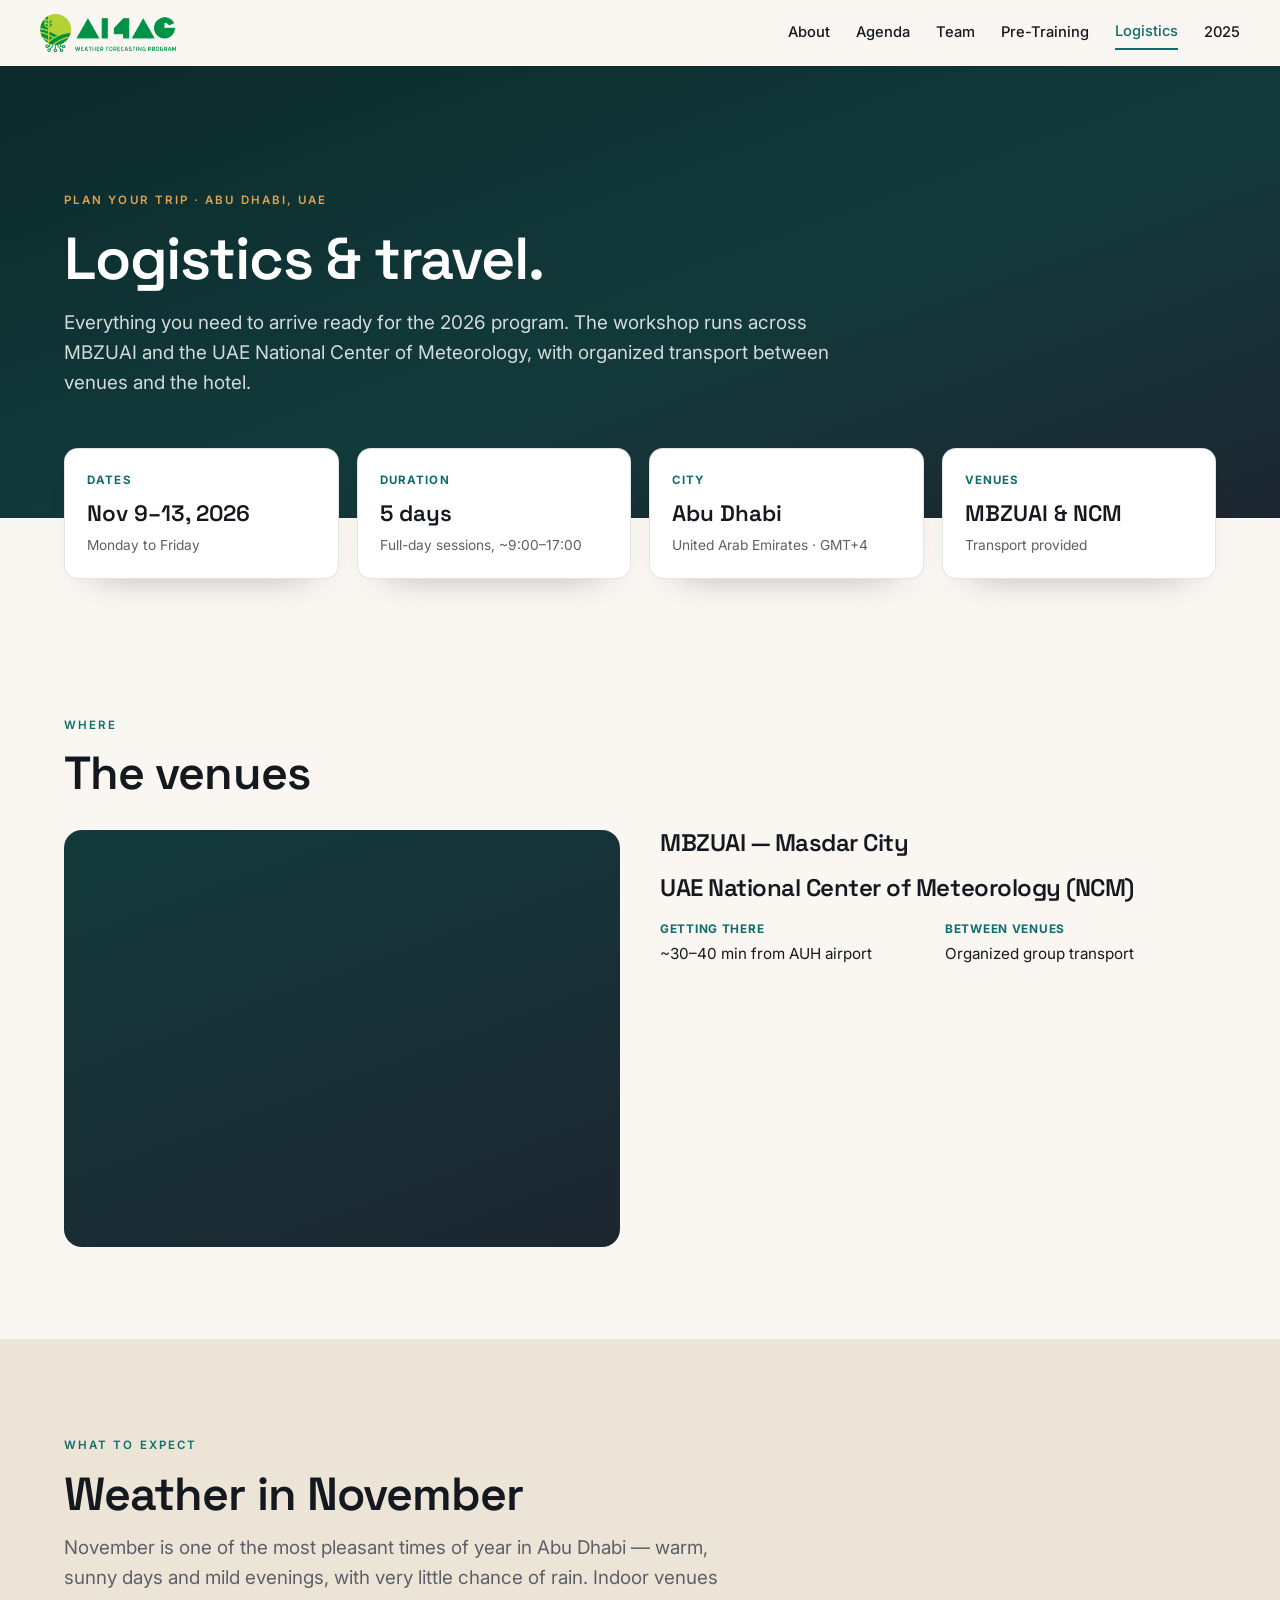
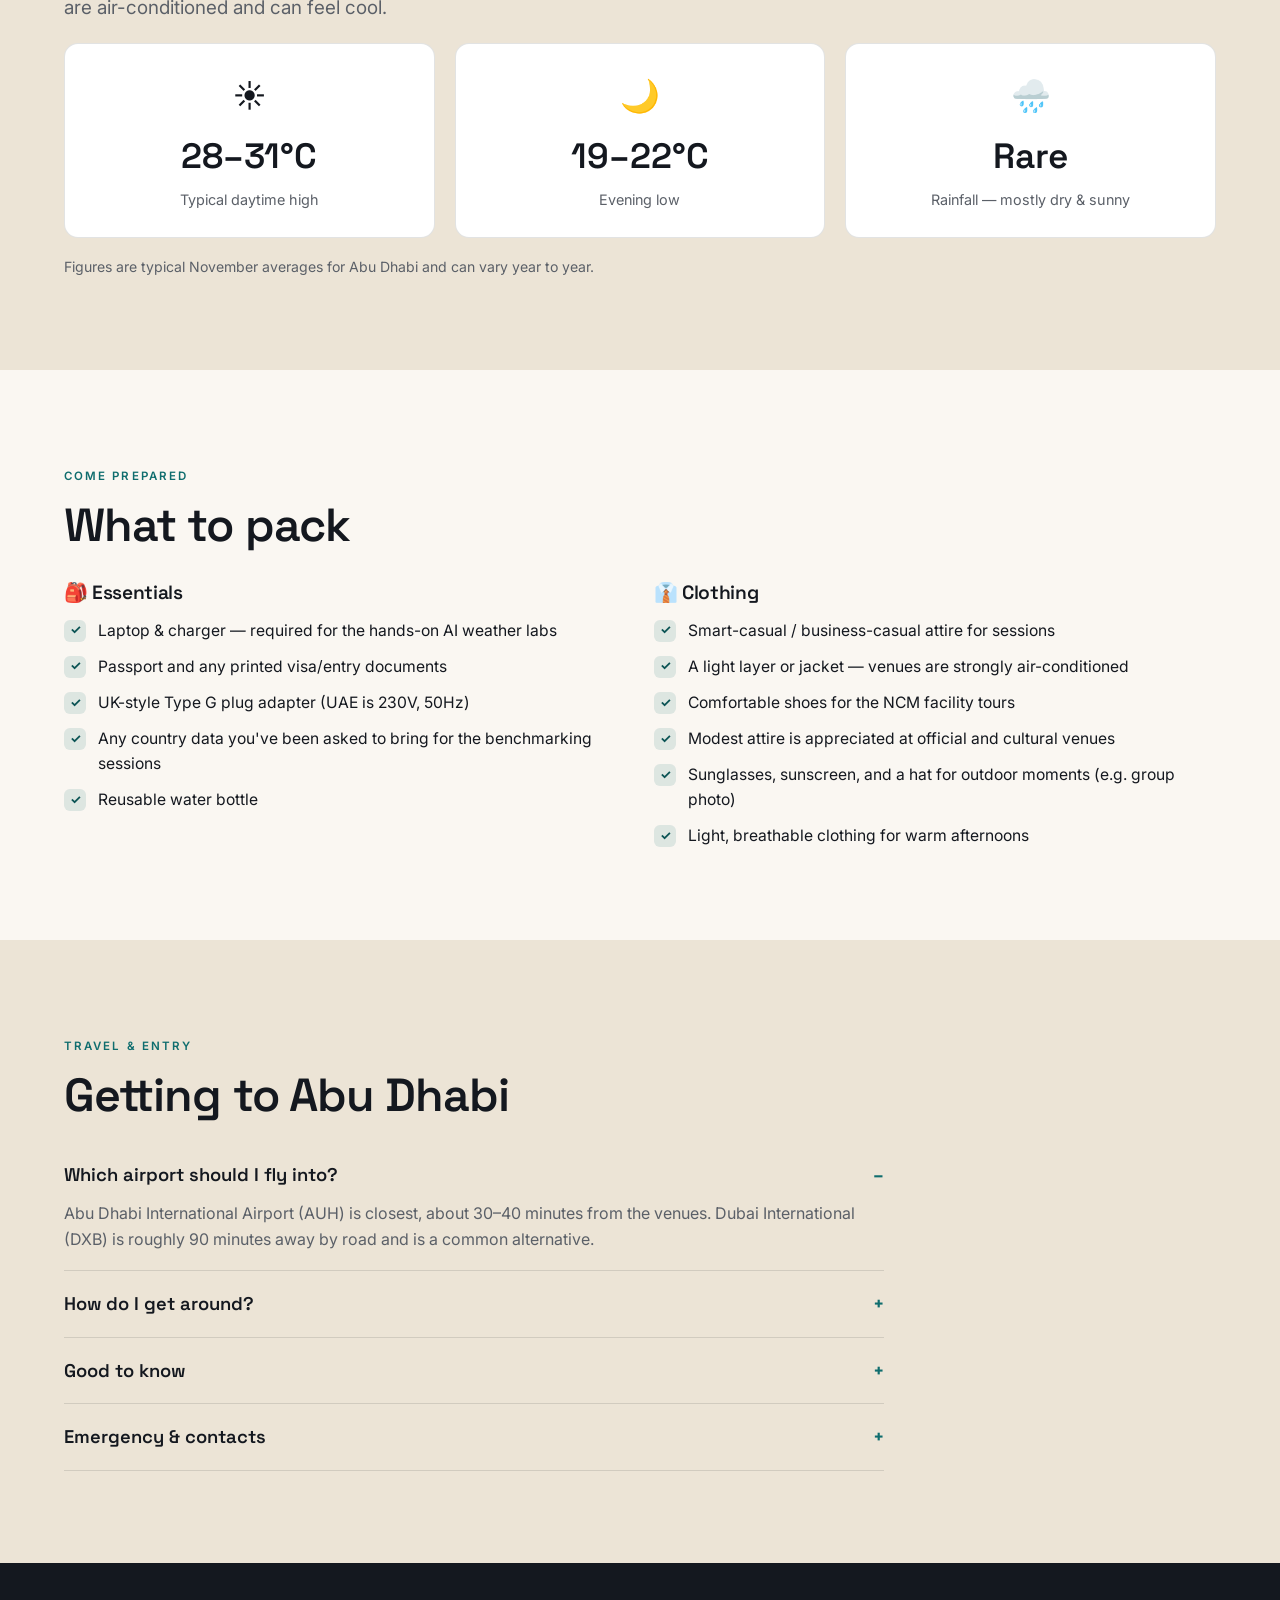
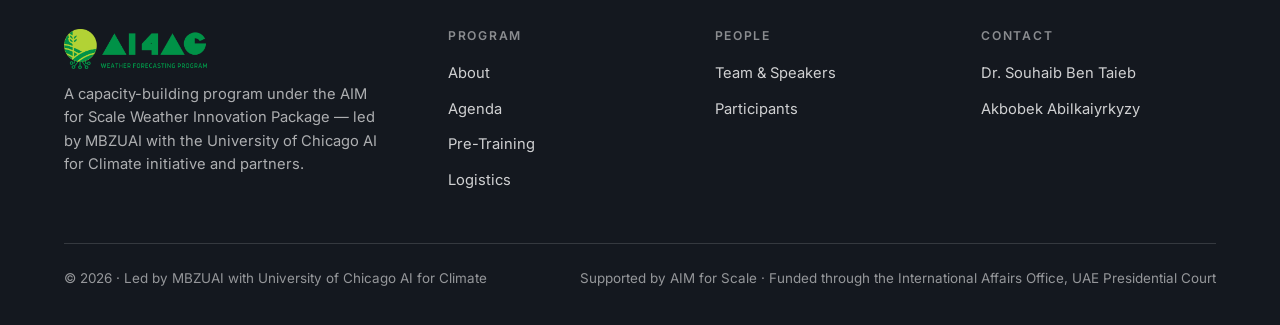
<file: logistics.html>
<!DOCTYPE html>
<html lang="en">
<head>
<meta charset="UTF-8">
<meta name="viewport" content="width=device-width, initial-scale=1.0">
<title>Logistics · AI4AG Weather Forecasting Program</title>
<meta name="description" content="Everything you need to plan your trip to Abu Dhabi for the 2026 program, November 9–13, 2026 — venue, weather, what to pack, travel, and visas.">
<link rel="preconnect" href="https://fonts.googleapis.com">
<link rel="preconnect" href="https://fonts.gstatic.com" crossorigin>
<link href="https://fonts.googleapis.com/css2?family=Space+Grotesk:wght@400;500;600;700&family=Inter:wght@400;500;600;700&display=swap" rel="stylesheet">
<link rel="stylesheet" href="styles.css">
<link rel="icon" type="image/png" href="assets/favicon.png">
<style>
.ataglance{display:grid;grid-template-columns:repeat(4,1fr);gap:18px;margin-top:-70px;position:relative;z-index:5}
.ag-card{background:#fff;border:1px solid var(--line);border-radius:14px;padding:22px;box-shadow:0 20px 40px -30px rgba(0,0,0,.4)}
.ag-card .l{font-size:.72rem;font-weight:700;letter-spacing:.1em;text-transform:uppercase;color:var(--teal)}
.ag-card .v{font-family:var(--serif);font-size:1.4rem;font-weight:600;margin-top:6px}
.ag-card .s{color:var(--muted);font-size:.86rem;margin-top:2px}
.split{display:grid;grid-template-columns:1fr 1fr;gap:40px;align-items:start}
.map-card{aspect-ratio:4/3;border-radius:18px;background:linear-gradient(160deg,#123a3b,#1d2630);position:relative;overflow:hidden}
.info h3{font-size:1.5rem;margin-bottom:10px}
.info p{color:var(--muted);margin-bottom:12px}
.mini{display:grid;grid-template-columns:1fr 1fr;gap:14px;margin-top:18px}
.mini .k{font-size:.74rem;font-weight:700;letter-spacing:.06em;text-transform:uppercase;color:var(--teal)}
.mini .d{font-size:.95rem;margin-top:3px}
.weathergrid{display:grid;grid-template-columns:repeat(3,1fr);gap:20px;margin-top:10px}
.wx{background:#fff;border:1px solid var(--line);border-radius:14px;padding:26px;text-align:center}
.wx .ic{font-size:2rem}
.wx .big{font-family:var(--serif);font-size:2.2rem;font-weight:600;margin-top:6px}
.wx .lab{color:var(--muted);font-size:.9rem;margin-top:4px}
.packgrid{display:grid;grid-template-columns:repeat(2,1fr);gap:28px}
.packcol h3{font-size:1.2rem;margin-bottom:14px;display:flex;align-items:center;gap:10px}
.packlist{list-style:none;display:grid;gap:11px}
.packlist li{display:flex;gap:12px;font-size:.98rem}
.packlist li::before{content:"✓";flex:0 0 auto;width:22px;height:22px;border-radius:6px;background:rgba(15,109,110,.12);color:var(--teal-d);display:flex;align-items:center;justify-content:center;font-size:.8rem;font-weight:700;margin-top:2px}
.faq{max-width:820px}
.faq details{border-bottom:1px solid var(--line);padding:18px 0}
.faq summary{cursor:pointer;font-family:var(--serif);font-size:1.15rem;font-weight:600;list-style:none;display:flex;justify-content:space-between;gap:16px}
.faq summary::-webkit-details-marker{display:none}
.faq summary::after{content:"+";color:var(--teal);font-weight:700}
.faq details[open] summary::after{content:"–"}
.faq .a{color:var(--muted);margin-top:12px;line-height:1.6}
@media(max-width:900px){.ataglance{grid-template-columns:1fr 1fr;margin-top:-40px}.split{grid-template-columns:1fr;gap:26px}.weathergrid{grid-template-columns:1fr}.packgrid{grid-template-columns:1fr}}
@media(max-width:560px){.ataglance{grid-template-columns:1fr}.mini{grid-template-columns:1fr}}
</style>
</head>
<body>

<nav class="nav">
  <div class="wrap nav-inner">
    <a class="brand" href="index.html"><img class="logo" src="assets/logo.png" alt="AI4AG Weather Forecasting Program"></a>
    <div class="links">
      <a href="index.html#about">About</a><a href="agenda.html">Agenda</a><a href="team.html">Team</a>
      <a href="pre-training.html">Pre-Training</a><a href="logistics.html" class="active">Logistics</a><a href="2025.html">2025</a>
    </div>
    <button class="burger" id="burger" aria-label="Open menu"><span></span><span></span><span></span></button>
  </div>
</nav>
<div class="sheet" id="sheet">
  <div class="top"><span class="brand"><img class="logo" src="assets/logo.png" alt="AI4AG Weather Forecasting Program"></span><button class="x" id="closeSheet">&times;</button></div>
  <a href="index.html#about">About</a><a href="agenda.html">Agenda</a><a href="team.html">Team</a>
  <a href="pre-training.html">Pre-Training</a><a href="logistics.html">Logistics</a><a href="2025.html">2025</a>
</div>

<header class="pagehero overlap">
  <div class="wrap">
    <span class="eyebrow" style="color:var(--amber)">Plan your trip · Abu Dhabi, UAE</span>
    <h1>Logistics &amp; travel.</h1>
    <p class="lead">Everything you need to arrive ready for the 2026 program. The workshop runs across MBZUAI and the UAE National Center of Meteorology, with organized transport between venues and the hotel.</p>
  </div>
</header>

<section style="padding-top:0">
  <div class="wrap">
    <div class="ataglance">
      <div class="ag-card"><div class="l">Dates</div><div class="v">Nov 9–13, 2026</div><div class="s">Monday to Friday</div></div>
      <div class="ag-card"><div class="l">Duration</div><div class="v">5 days</div><div class="s">Full-day sessions, ~9:00–17:00</div></div>
      <div class="ag-card"><div class="l">City</div><div class="v">Abu Dhabi</div><div class="s">United Arab Emirates · GMT+4</div></div>
      <div class="ag-card"><div class="l">Venues</div><div class="v">MBZUAI &amp; NCM</div><div class="s">Transport provided</div></div>
    </div>
  </div>
</section>

<!-- VENUE -->
<section style="padding-top:40px">
  <div class="wrap reveal">
    <div class="sec-head" style="margin-bottom:30px"><span class="eyebrow">Where</span><h2>The venues</h2></div>
    <div class="split">
      <div class="map-card">
        <iframe title="Map — MBZUAI, Masdar City, Abu Dhabi" src="https://www.google.com/maps?q=Mohamed%20bin%20Zayed%20University%20of%20Artificial%20Intelligence%2C%20Masdar%20City%2C%20Abu%20Dhabi&output=embed" style="position:absolute;inset:0;width:100%;height:100%;border:0" loading="lazy" referrerpolicy="no-referrer-when-downgrade" allowfullscreen></iframe>
      </div>
      <div class="info">
        <h3>MBZUAI — Masdar City</h3>
        <h3 style="margin-top:18px">UAE National Center of Meteorology (NCM)</h3>
        <div class="mini">
          <div><div class="k">Getting there</div><div class="d">~30–40 min from AUH airport</div></div>
          <div><div class="k">Between venues</div><div class="d">Organized group transport</div></div>
        </div>
      </div>
    </div>
  </div>
</section>

<!-- WEATHER -->
<section class="band">
  <div class="wrap reveal">
    <div class="sec-head" style="margin-bottom:20px"><span class="eyebrow">What to expect</span><h2>Weather in November</h2>
      <p class="lead">November is one of the most pleasant times of year in Abu Dhabi — warm, sunny days and mild evenings, with very little chance of rain. Indoor venues are air-conditioned and can feel cool.</p>
    </div>
    <div class="weathergrid">
      <div class="wx"><div class="ic">☀️</div><div class="big">28–31°C</div><div class="lab">Typical daytime high</div></div>
      <div class="wx"><div class="ic">🌙</div><div class="big">19–22°C</div><div class="lab">Evening low</div></div>
      <div class="wx"><div class="ic">🌧️</div><div class="big">Rare</div><div class="lab">Rainfall — mostly dry &amp; sunny</div></div>
    </div>
    <p style="color:var(--muted);font-size:.88rem;margin-top:18px">Figures are typical November averages for Abu Dhabi and can vary year to year.</p>
  </div>
</section>

<!-- WHAT TO PACK -->
<section>
  <div class="wrap reveal">
    <div class="sec-head" style="margin-bottom:30px"><span class="eyebrow">Come prepared</span><h2>What to pack</h2></div>
    <div class="packgrid">
      <div class="packcol">
        <h3>🎒 Essentials</h3>
        <ul class="packlist">
          <li>Laptop &amp; charger — required for the hands-on AI weather labs</li>
          <li>Passport and any printed visa/entry documents</li>
          <li>UK-style Type G plug adapter (UAE is 230V, 50Hz)</li>
          <li>Any country data you've been asked to bring for the benchmarking sessions</li>
          <li>Reusable water bottle</li>
        </ul>
      </div>
      <div class="packcol">
        <h3>👔 Clothing</h3>
        <ul class="packlist">
          <li>Smart-casual / business-casual attire for sessions</li>
          <li>A light layer or jacket — venues are strongly air-conditioned</li>
          <li>Comfortable shoes for the NCM facility tours</li>
          <li>Modest attire is appreciated at official and cultural venues</li>
          <li>Sunglasses, sunscreen, and a hat for outdoor moments (e.g. group photo)</li>
          <li>Light, breathable clothing for warm afternoons</li>
        </ul>
      </div>
    </div>
  </div>
</section>

<!-- TRAVEL & FAQ -->
<section class="band">
  <div class="wrap reveal">
    <div class="sec-head" style="margin-bottom:20px"><span class="eyebrow">Travel &amp; entry</span><h2>Getting to Abu Dhabi</h2></div>
    <div class="faq">
      <details open><summary>Which airport should I fly into?</summary><div class="a">Abu Dhabi International Airport (AUH) is closest, about 30–40 minutes from the venues. Dubai International (DXB) is roughly 90 minutes away by road and is a common alternative.</div></details>
      <details><summary>How do I get around?</summary><div class="a">Organized buses connect the hotel with MBZUAI and NCM on session days. For personal travel, metered taxis and ride-hailing apps (Careem, Uber, and the Abu Dhabi taxi app) are widely available and affordable.</div></details>
      <details><summary>Good to know</summary><div class="a">Currency is the UAE dirham (AED); cards are accepted almost everywhere. The working week is Monday–Friday. Arabic is the official language and English is very widely spoken. The UAE is tolerant and welcoming; modest dress is appreciated at official and religious sites. Tap water is desalinated and safe, though many prefer bottled.</div></details>
      <details><summary>Emergency &amp; contacts</summary><div class="a">Local emergency services: police 999, ambulance 998. For anything program-related, reach the coordinators: <a href="mailto:Akbobek.Abilkaiyrkyzy@mbzuai.ac.ae" style="color:var(--teal);font-weight:600">Akbobek Abilkaiyrkyzy</a> (Project Coordinator, MBZUAI).</div></details>
    </div>
  </div>
</section>

<footer>
  <div class="wrap">
    <div class="foot-grid">
      <div><span class="brand"><img class="logo" src="assets/logo.png" alt="AI4AG Weather Forecasting Program"></span><p class="foot-note">A capacity-building program under the AIM for Scale Weather Innovation Package — led by MBZUAI with the University of Chicago AI for Climate initiative and partners.</p></div>
      <div><h4>Program</h4><a href="index.html#about">About</a><a href="agenda.html">Agenda</a><a href="pre-training.html">Pre-Training</a><a href="logistics.html">Logistics</a></div>
      <div><h4>People</h4><a href="team.html">Team &amp; Speakers</a><a href="participants.html">Participants</a></div>
      <div><h4>Contact</h4><a href="mailto:Souhaib.BenTaieb@mbzuai.ac.ae">Dr. Souhaib Ben Taieb</a><a href="mailto:Akbobek.Abilkaiyrkyzy@mbzuai.ac.ae">Akbobek Abilkaiyrkyzy</a></div>
    </div>
    <div class="foot-bottom"><span>© 2026 · Led by MBZUAI with University of Chicago AI for Climate</span><span>Supported by AIM for Scale · Funded through the International Affairs Office, UAE Presidential Court</span></div>
  </div>
</footer>

<script>
const sheet=document.getElementById('sheet');
document.getElementById('burger').onclick=()=>sheet.classList.add('open');
document.getElementById('closeSheet').onclick=()=>sheet.classList.remove('open');
sheet.querySelectorAll('a').forEach(a=>a.onclick=()=>sheet.classList.remove('open'));
const io=new IntersectionObserver(es=>es.forEach(e=>{if(e.isIntersecting){e.target.classList.add('in');io.unobserve(e.target);}}),{threshold:.1});
document.querySelectorAll('.reveal').forEach(el=>io.observe(el));
</script>
</body>
</html>
</file>
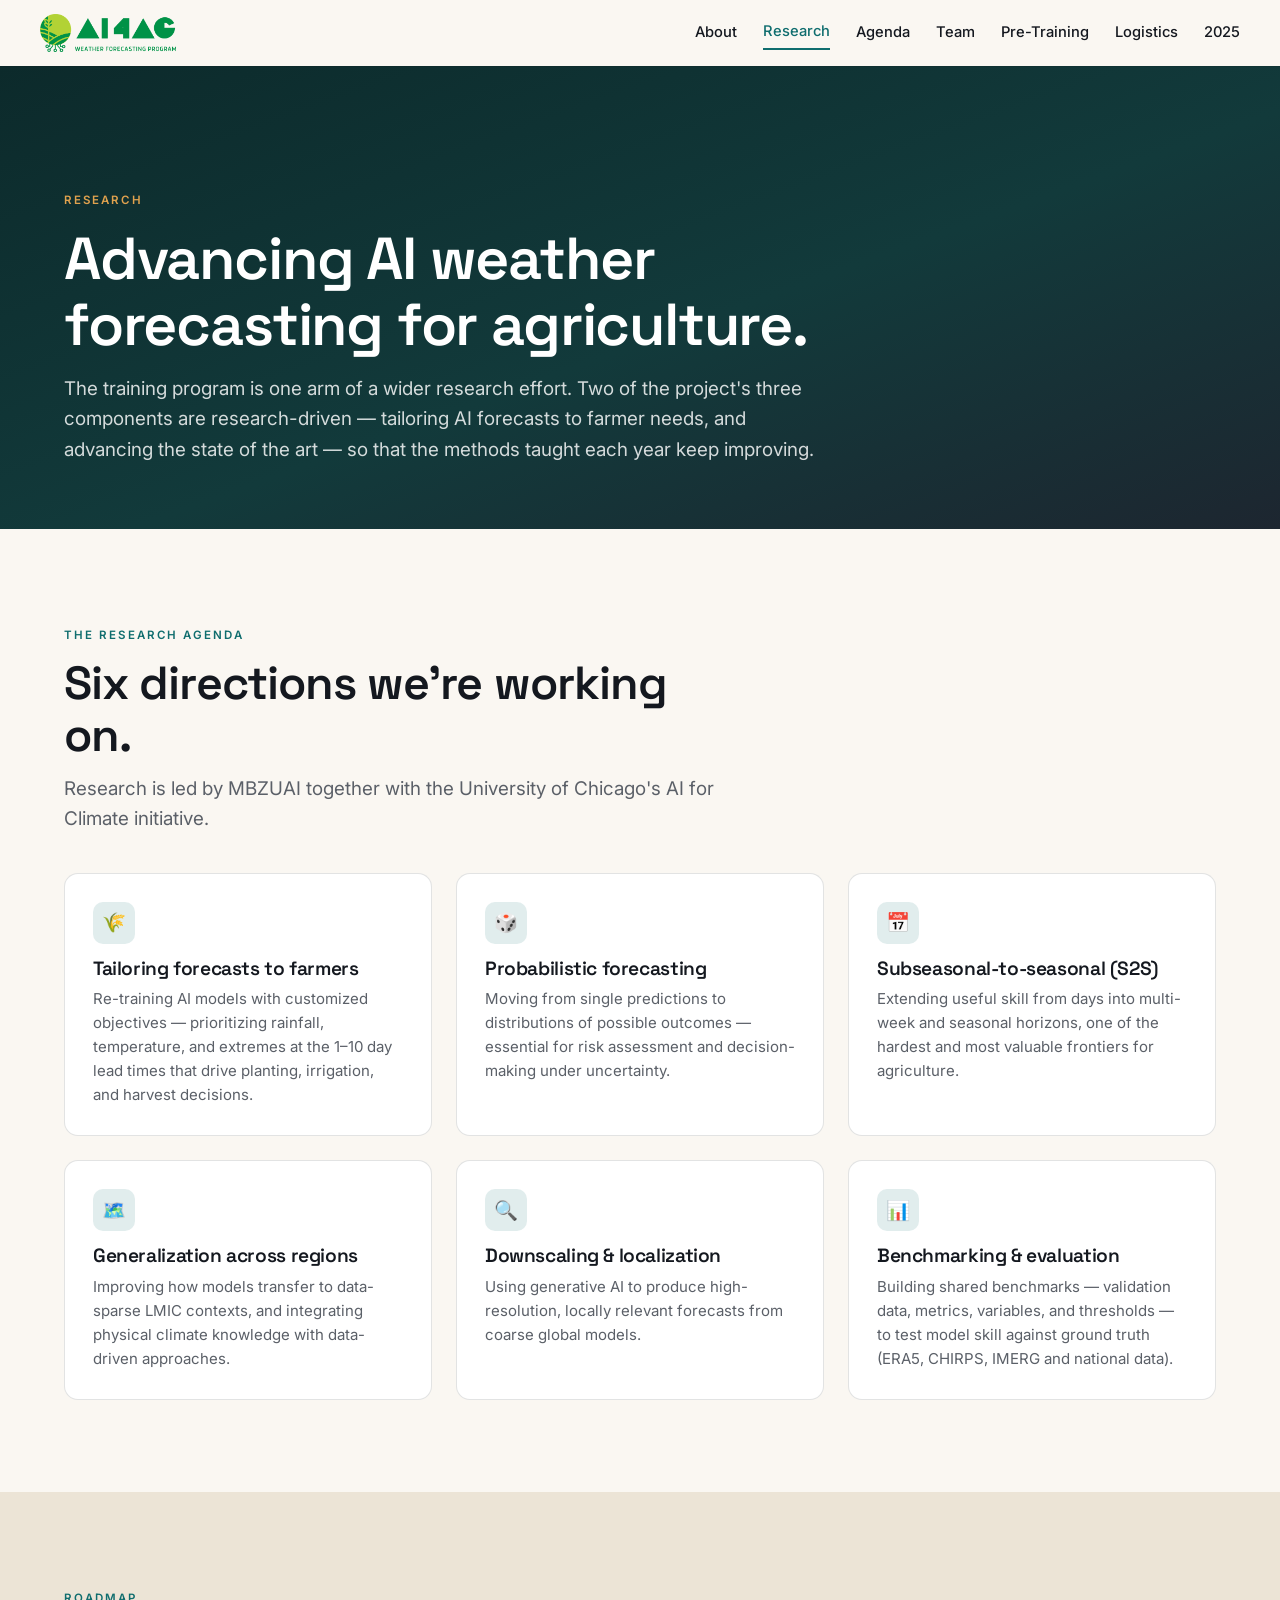
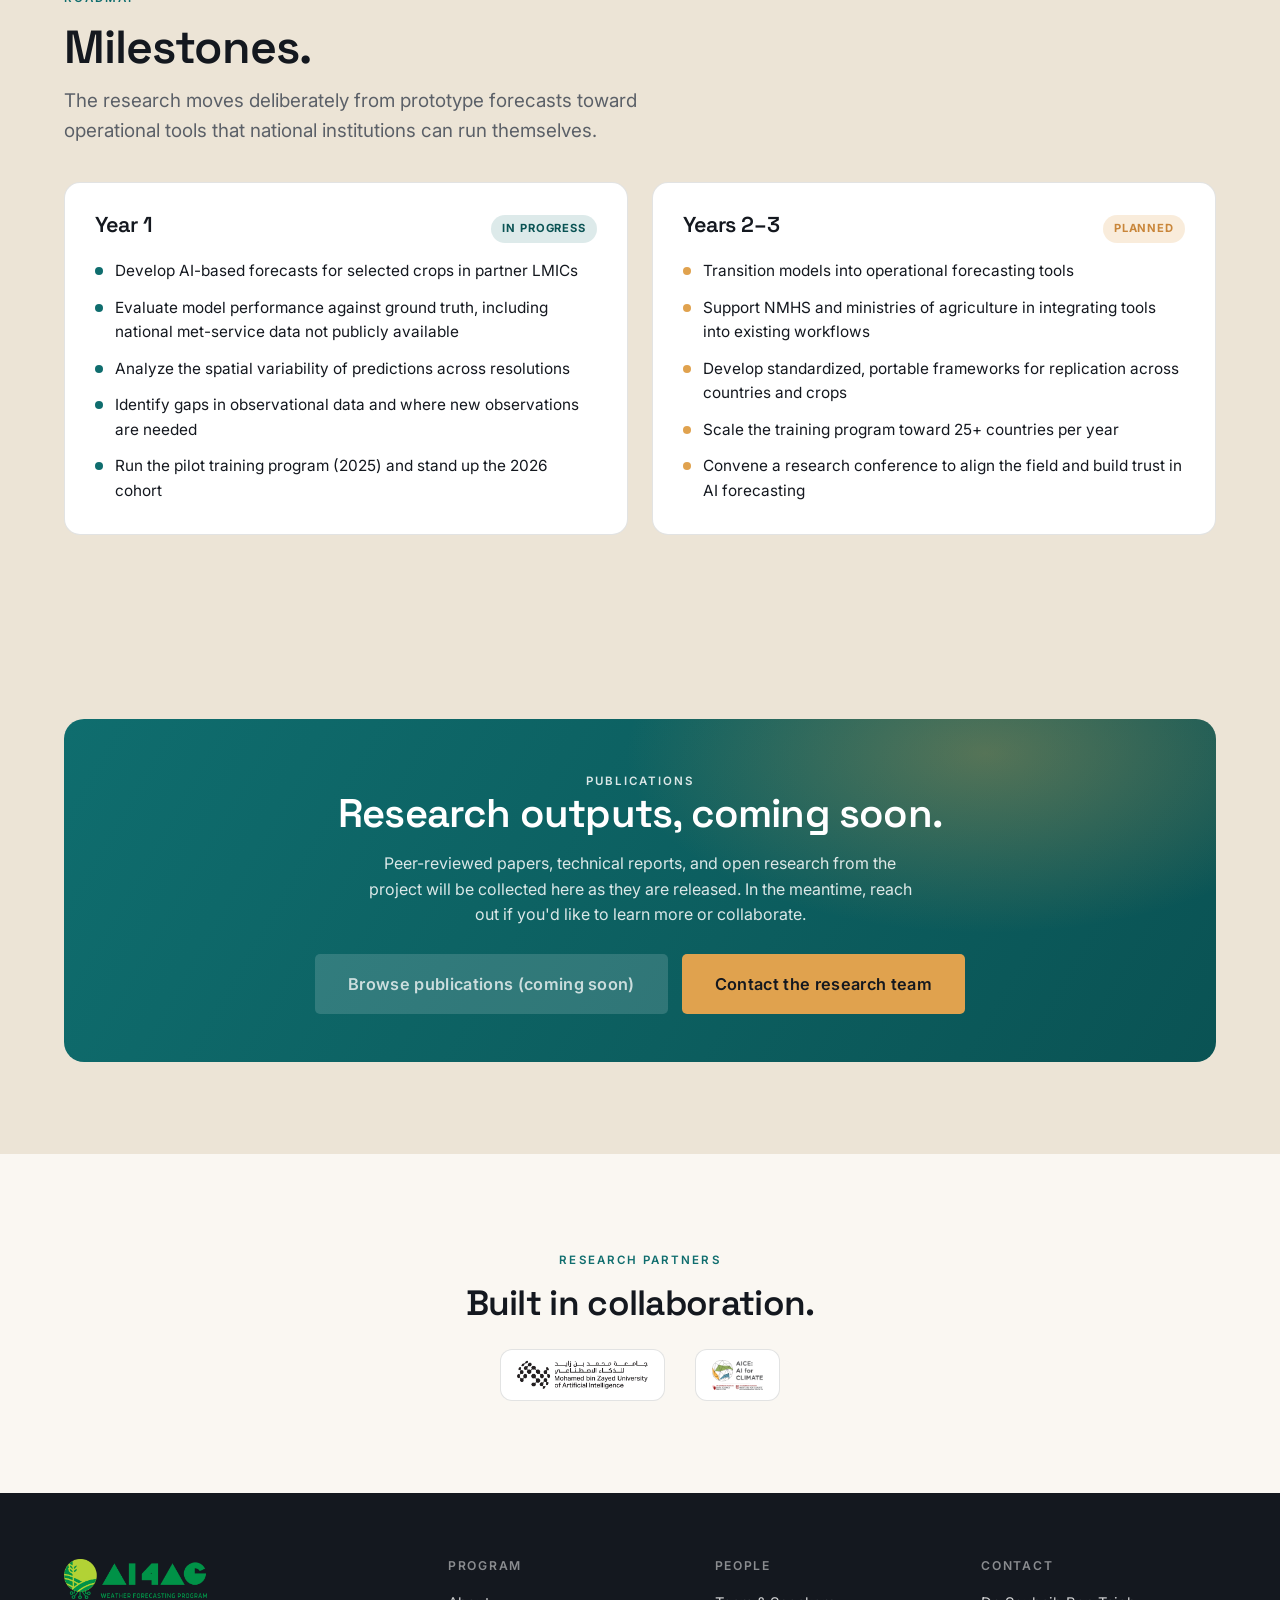
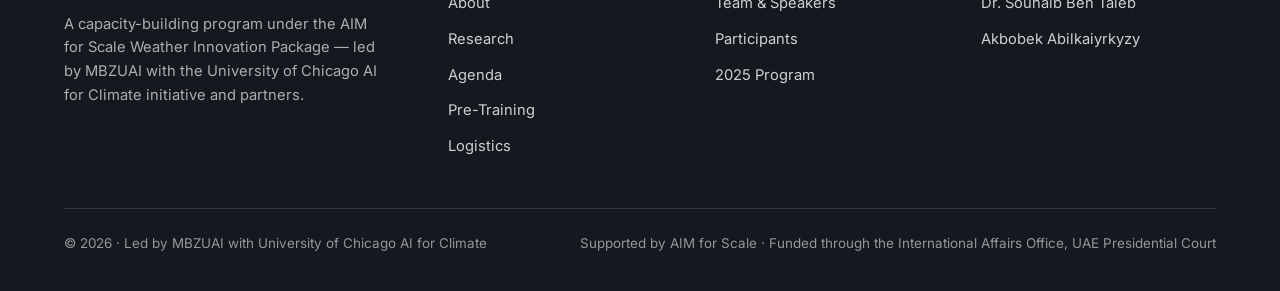
<file: research.html>
<!DOCTYPE html>
<html lang="en">
<head>
<meta charset="UTF-8">
<meta name="viewport" content="width=device-width, initial-scale=1.0">
<title>Research · AI4AG Weather Forecasting Program</title>
<meta name="description" content="Ongoing research advancing AI-driven weather forecasting for agriculture — tailoring forecasts to farmer needs, probabilistic and S2S methods, downscaling, benchmarking, milestones, pilots, and forthcoming publications.">
<link rel="preconnect" href="https://fonts.googleapis.com">
<link rel="preconnect" href="https://fonts.gstatic.com" crossorigin>
<link href="https://fonts.googleapis.com/css2?family=Space+Grotesk:wght@400;500;600;700&family=Inter:wght@400;500;600;700&display=swap" rel="stylesheet">
<link rel="stylesheet" href="styles.css">
<link rel="icon" type="image/png" href="assets/favicon.png">
<style>
.thrust{background:#fff;border:1px solid var(--line);border-radius:14px;padding:28px;transition:transform .2s,box-shadow .2s}
.thrust:hover{transform:translateY(-4px);box-shadow:0 20px 40px -24px rgba(0,0,0,.25)}
.thrust .ic{width:42px;height:42px;border-radius:10px;background:rgba(15,109,110,.12);display:flex;align-items:center;justify-content:center;font-size:1.2rem;margin-bottom:14px}
.thrust h3{font-size:1.2rem;margin-bottom:8px}
.thrust p{color:var(--muted);font-size:.94rem}
/* milestones */
.phases{display:grid;grid-template-columns:1fr 1fr;gap:24px}
.phase{border:1px solid var(--line);border-radius:16px;padding:30px;background:#fff}
.phase .ph-h{display:flex;align-items:baseline;justify-content:space-between;gap:12px;margin-bottom:16px;flex-wrap:wrap}
.phase h3{font-size:1.35rem}
.phase .badge{font-size:.7rem;font-weight:700;letter-spacing:.08em;text-transform:uppercase;padding:5px 11px;border-radius:100px}
.badge.now{background:rgba(15,109,110,.14);color:var(--teal-d)}
.badge.next{background:rgba(224,162,78,.2);color:var(--amber-d)}
.mlist{list-style:none;display:grid;gap:12px}
.mlist li{display:flex;gap:12px;font-size:.96rem;color:var(--ink)}
.mlist li::before{content:"";flex:0 0 auto;width:8px;height:8px;border-radius:50%;background:var(--teal);margin-top:8px}
.phase.next .mlist li::before{background:var(--amber)}
/* pilots */
.pilot{background:var(--sand);border:1px solid var(--line);border-radius:14px;padding:26px}
.pilot .tag{display:inline-block;font-size:.66rem;font-weight:700;letter-spacing:.08em;text-transform:uppercase;color:var(--teal-d);background:rgba(15,109,110,.12);padding:4px 10px;border-radius:100px;margin-bottom:12px}
.pilot h3{font-size:1.18rem;margin-bottom:8px}
.pilot p{color:var(--muted);font-size:.92rem}
/* publications */
.pubs{background:linear-gradient(120deg,var(--teal),var(--teal-d));color:#fff;border-radius:20px;padding:48px;text-align:center;position:relative;overflow:hidden}
.pubs::after{content:"";position:absolute;inset:0;background:radial-gradient(600px 300px at 80% 10%,rgba(224,162,78,.35),transparent 60%)}
.pubs>*{position:relative;z-index:2}
.pubs h2{color:#fff;font-size:clamp(1.7rem,3.5vw,2.5rem)}
.pubs p{color:rgba(255,255,255,.85);max-width:56ch;margin:14px auto 26px}
.pubs .btn.is-disabled{background:rgba(255,255,255,.15);color:rgba(255,255,255,.75)}
.pubcta{display:flex;gap:14px;justify-content:center;flex-wrap:wrap}
.rpartners{display:flex;gap:14px 30px;flex-wrap:wrap;align-items:center;justify-content:center;margin-top:8px}
.rpartners img{height:52px;background:#fff;border:1px solid var(--line);border-radius:12px;padding:10px 16px}

@media(max-width:900px){.phases{grid-template-columns:1fr}}
</style>
</head>
<body>

<nav class="nav">
  <div class="wrap nav-inner">
    <a class="brand" href="index.html"><img class="logo" src="assets/logo.png" alt="AI4AG Weather Forecasting Program"></a>
    <div class="links">
      <a href="index.html#about">About</a><a href="research.html" class="active">Research</a><a href="agenda.html">Agenda</a><a href="team.html">Team</a>
      <a href="pre-training.html">Pre-Training</a><a href="logistics.html">Logistics</a><a href="2025.html">2025</a>
    </div>
    <button class="burger" id="burger" aria-label="Open menu"><span></span><span></span><span></span></button>
  </div>
</nav>
<div class="sheet" id="sheet">
  <div class="top"><span class="brand"><img class="logo" src="assets/logo.png" alt="AI4AG Weather Forecasting Program"></span><button class="x" id="closeSheet">&times;</button></div>
  <a href="index.html#about">About</a><a href="research.html">Research</a><a href="agenda.html">Agenda</a><a href="team.html">Team</a>
  <a href="pre-training.html">Pre-Training</a><a href="logistics.html">Logistics</a><a href="2025.html">2025</a>
</div>

<header class="pagehero">
  <div class="wrap">
    <span class="eyebrow" style="color:var(--amber)">Research</span>
    <h1>Advancing AI weather forecasting for agriculture.</h1>
    <p class="lead">The training program is one arm of a wider research effort. Two of the project's three components are research-driven — tailoring AI forecasts to farmer needs, and advancing the state of the art — so that the methods taught each year keep improving.</p>
  </div>
</header>

<!-- AGENDA / FOCUS -->
<section>
  <div class="wrap reveal">
    <div class="sec-head" style="margin-bottom:38px">
      <span class="eyebrow">The research agenda</span>
      <h2>Six directions we're working on.</h2>
      <p class="lead">Research is led by MBZUAI together with the University of Chicago's AI for Climate initiative.</p>
    </div>
    <div class="grid-3">
      <div class="thrust"><div class="ic">🌾</div><h3>Tailoring forecasts to farmers</h3><p>Re-training AI models with customized objectives — prioritizing rainfall, temperature, and extremes at the 1–10 day lead times that drive planting, irrigation, and harvest decisions.</p></div>
      <div class="thrust"><div class="ic">🎲</div><h3>Probabilistic forecasting</h3><p>Moving from single predictions to distributions of possible outcomes — essential for risk assessment and decision-making under uncertainty.</p></div>
      <div class="thrust"><div class="ic">📅</div><h3>Subseasonal-to-seasonal (S2S)</h3><p>Extending useful skill from days into multi-week and seasonal horizons, one of the hardest and most valuable frontiers for agriculture.</p></div>
      <div class="thrust"><div class="ic">🗺️</div><h3>Generalization across regions</h3><p>Improving how models transfer to data-sparse LMIC contexts, and integrating physical climate knowledge with data-driven approaches.</p></div>
      <div class="thrust"><div class="ic">🔍</div><h3>Downscaling &amp; localization</h3><p>Using generative AI to produce high-resolution, locally relevant forecasts from coarse global models.</p></div>
      <div class="thrust"><div class="ic">📊</div><h3>Benchmarking &amp; evaluation</h3><p>Building shared benchmarks — validation data, metrics, variables, and thresholds — to test model skill against ground truth (ERA5, CHIRPS, IMERG and national data).</p></div>
    </div>
  </div>
</section>

<!-- MILESTONES -->
<section class="band">
  <div class="wrap reveal">
    <div class="sec-head" style="margin-bottom:36px">
      <span class="eyebrow">Roadmap</span>
      <h2>Milestones.</h2>
      <p class="lead">The research moves deliberately from prototype forecasts toward operational tools that national institutions can run themselves.</p>
    </div>
    <div class="phases">
      <div class="phase">
        <div class="ph-h"><h3>Year 1</h3><span class="badge now">In progress</span></div>
        <ul class="mlist">
          <li>Develop AI-based forecasts for selected crops in partner LMICs</li>
          <li>Evaluate model performance against ground truth, including national met-service data not publicly available</li>
          <li>Analyze the spatial variability of predictions across resolutions</li>
          <li>Identify gaps in observational data and where new observations are needed</li>
          <li>Run the pilot training program (2025) and stand up the 2026 cohort</li>
        </ul>
      </div>
      <div class="phase next">
        <div class="ph-h"><h3>Years 2–3</h3><span class="badge next">Planned</span></div>
        <ul class="mlist">
          <li>Transition models into operational forecasting tools</li>
          <li>Support NMHS and ministries of agriculture in integrating tools into existing workflows</li>
          <li>Develop standardized, portable frameworks for replication across countries and crops</li>
          <li>Scale the training program toward 25+ countries per year</li>
          <li>Convene a research conference to align the field and build trust in AI forecasting</li>
        </ul>
      </div>
    </div>
  </div>
</section>

<!-- PUBLICATIONS -->
<section class="band">
  <div class="wrap reveal">
    <div class="pubs">
      <span class="eyebrow" style="color:rgba(255,255,255,.85)">Publications</span>
      <h2>Research outputs, coming soon.</h2>
      <p>Peer-reviewed papers, technical reports, and open research from the project will be collected here as they are released. In the meantime, reach out if you'd like to learn more or collaborate.</p>
      <div class="pubcta">
        <button class="btn btn-lg is-disabled" aria-disabled="true">Browse publications (coming soon)</button>
        <a class="btn btn-accent btn-lg" href="mailto:Souhaib.BenTaieb@mbzuai.ac.ae?subject=AI%20Weather%20Forecasting%20%E2%80%94%20Research%20inquiry">Contact the research team</a>
      </div>
    </div>
  </div>
</section>

<!-- RESEARCH PARTNERS -->
<section>
  <div class="wrap reveal center">
    <span class="eyebrow">Research partners</span>
    <h2 style="font-size:clamp(1.6rem,3vw,2.2rem);margin:12px 0 26px">Built in collaboration.</h2>
    <div class="rpartners">
      <img src="assets/logos/mbzuai.jpg" alt="MBZUAI" loading="lazy">
      <img src="assets/logos/uchicago.png" alt="University of Chicago — AI for Climate" loading="lazy">
    </div>
  </div>
</section>

<footer>
  <div class="wrap">
    <div class="foot-grid">
      <div><span class="brand"><img class="logo" src="assets/logo.png" alt="AI4AG Weather Forecasting Program"></span><p class="foot-note">A capacity-building program under the AIM for Scale Weather Innovation Package — led by MBZUAI with the University of Chicago AI for Climate initiative and partners.</p></div>
      <div><h4>Program</h4><a href="index.html#about">About</a><a href="research.html">Research</a><a href="agenda.html">Agenda</a><a href="pre-training.html">Pre-Training</a><a href="logistics.html">Logistics</a></div>
      <div><h4>People</h4><a href="team.html">Team &amp; Speakers</a><a href="participants.html">Participants</a><a href="2025.html">2025 Program</a></div>
      <div><h4>Contact</h4><a href="mailto:Souhaib.BenTaieb@mbzuai.ac.ae">Dr. Souhaib Ben Taieb</a><a href="mailto:Akbobek.Abilkaiyrkyzy@mbzuai.ac.ae">Akbobek Abilkaiyrkyzy</a></div>
    </div>
    <div class="foot-bottom"><span>© 2026 · Led by MBZUAI with University of Chicago AI for Climate</span><span>Supported by AIM for Scale · Funded through the International Affairs Office, UAE Presidential Court</span></div>
  </div>
</footer>

<script>
const sheet=document.getElementById('sheet');
document.getElementById('burger').onclick=()=>sheet.classList.add('open');
document.getElementById('closeSheet').onclick=()=>sheet.classList.remove('open');
sheet.querySelectorAll('a').forEach(a=>a.onclick=()=>sheet.classList.remove('open'));
const io=new IntersectionObserver(es=>es.forEach(e=>{if(e.isIntersecting){e.target.classList.add('in');io.unobserve(e.target);}}),{threshold:.1});
document.querySelectorAll('.reveal').forEach(el=>io.observe(el));
</script>
</body>
</html>
</file>
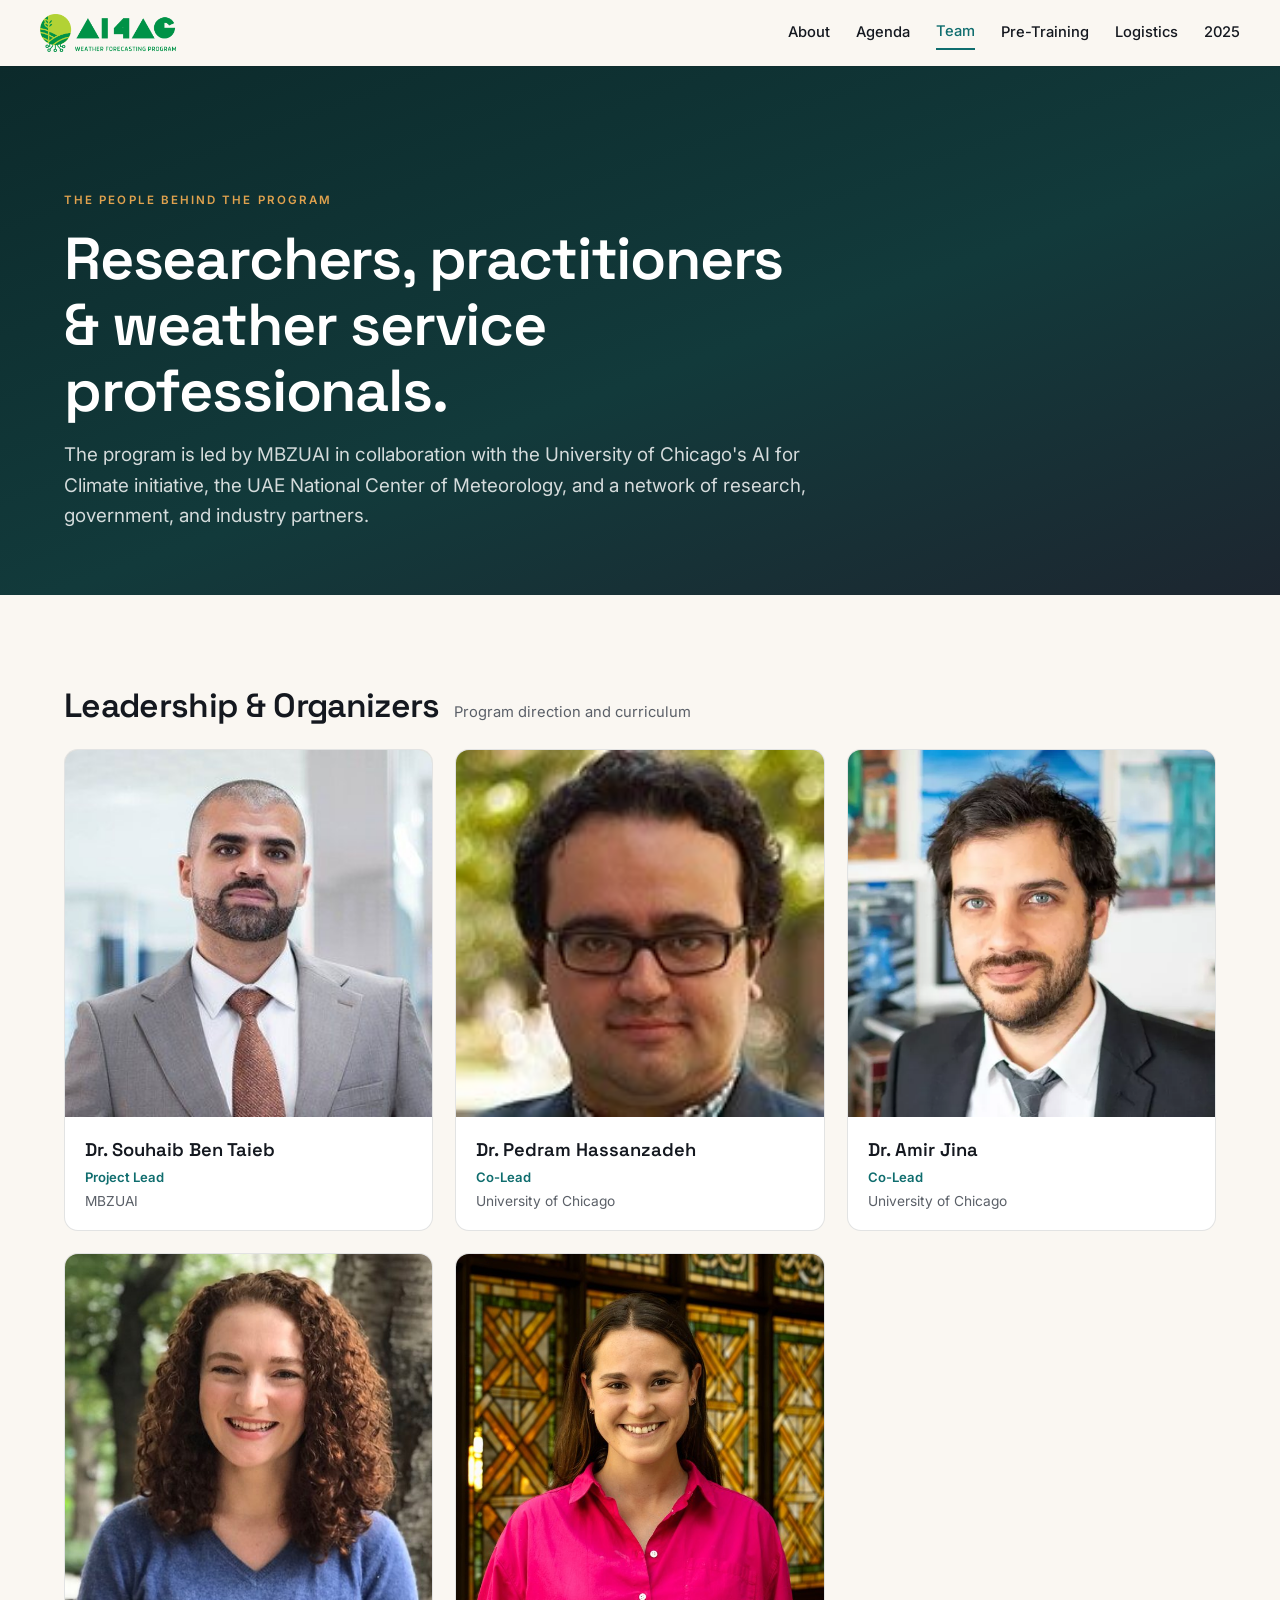
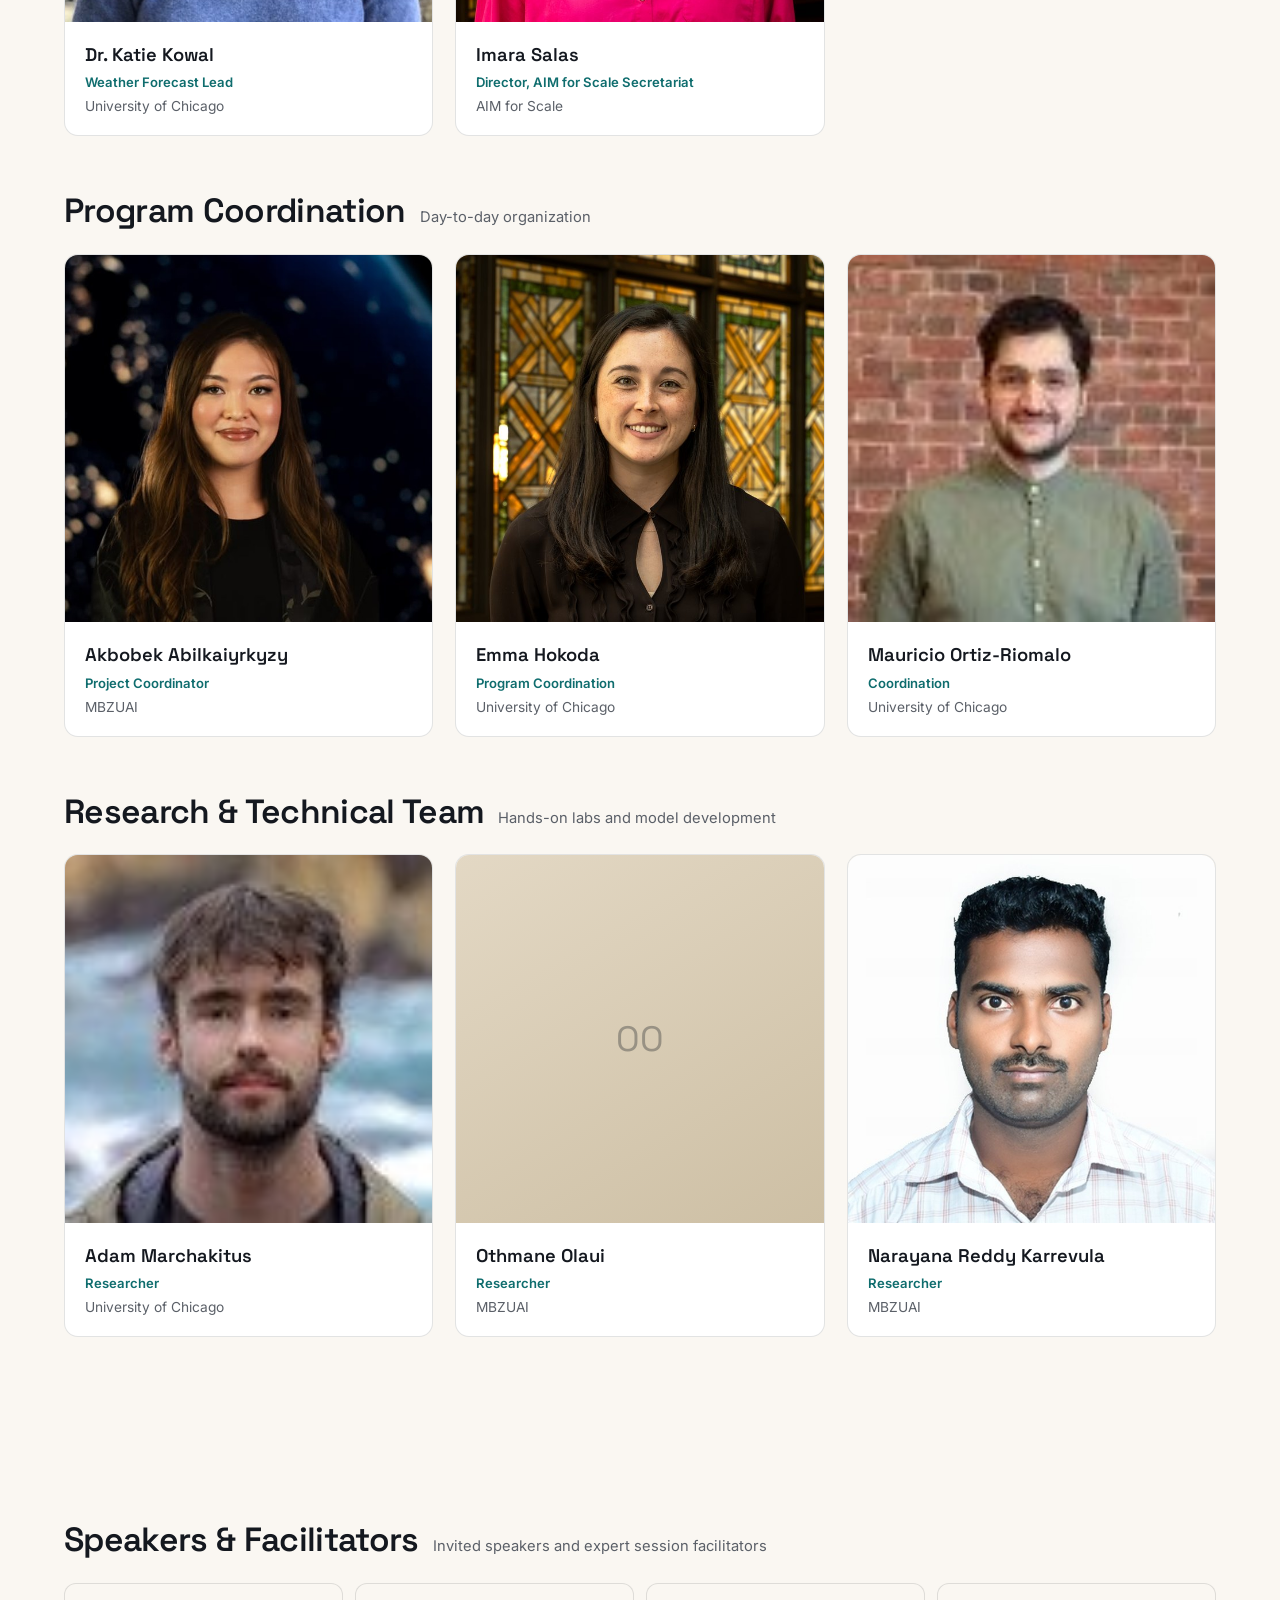
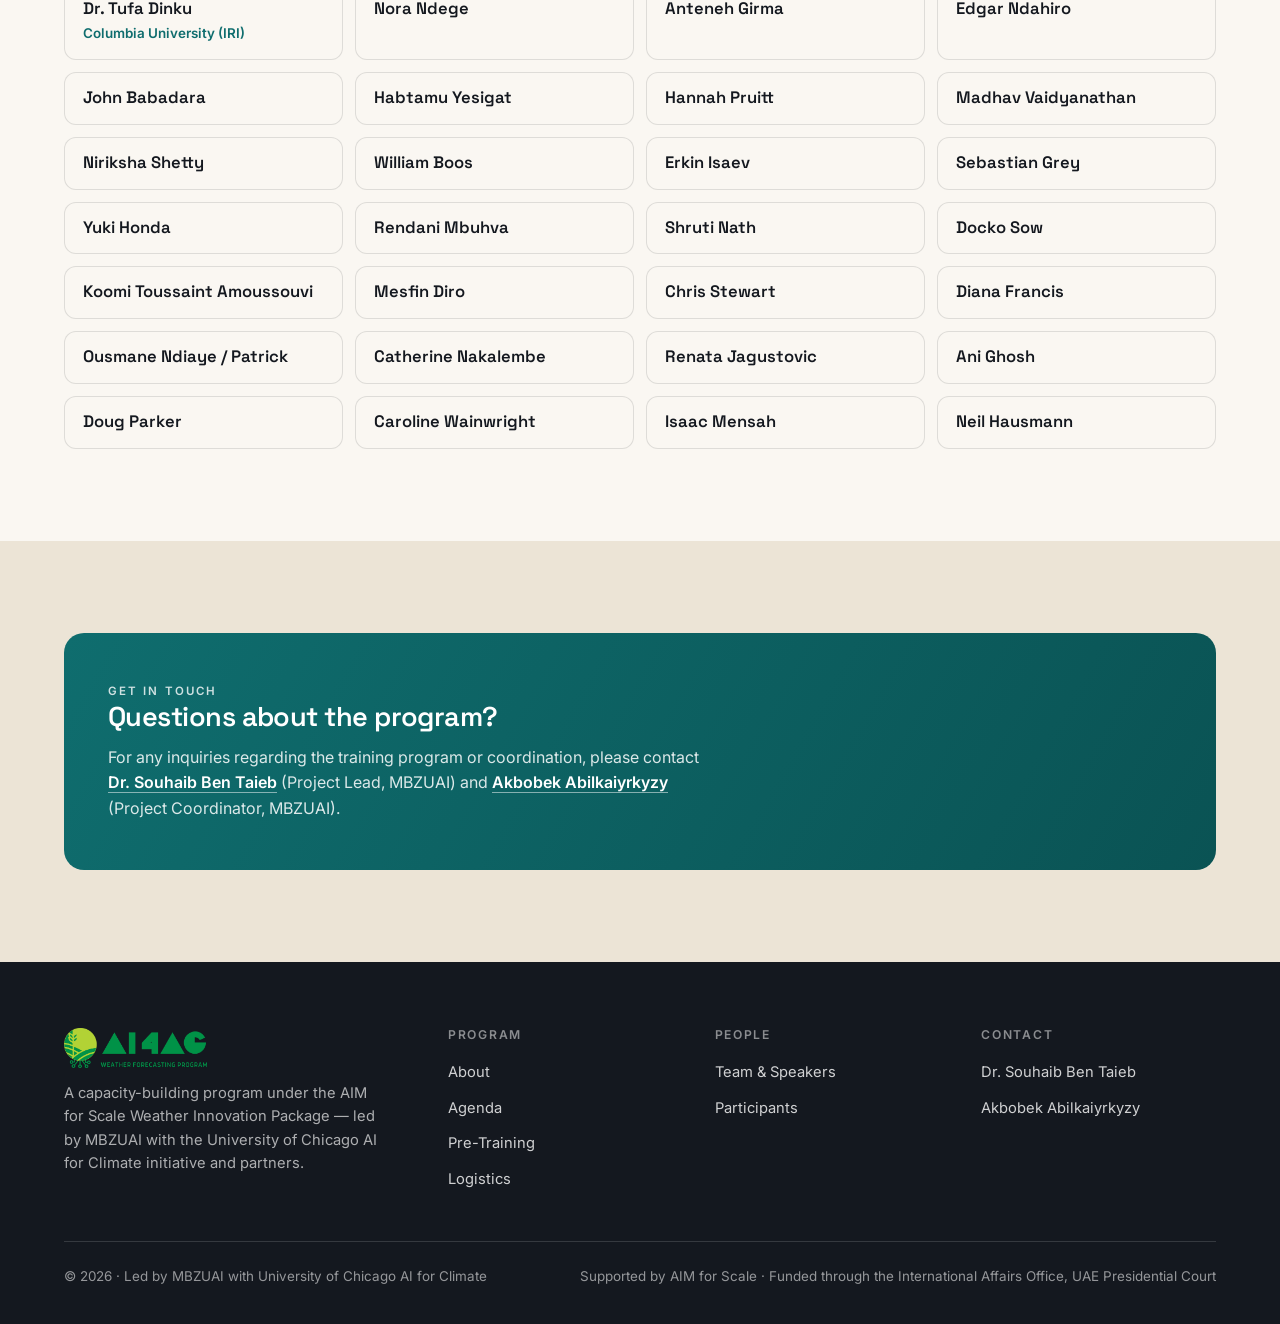
<file: team.html>
<!DOCTYPE html>
<html lang="en">
<head>
<meta charset="UTF-8">
<meta name="viewport" content="width=device-width, initial-scale=1.0">
<title>Team &amp; Speakers · AI4AG Weather Forecasting Program</title>
<meta name="description" content="The people behind the program — leadership from MBZUAI and the University of Chicago, program coordination, the technical team, and partner collaborators.">
<link rel="preconnect" href="https://fonts.googleapis.com">
<link rel="preconnect" href="https://fonts.gstatic.com" crossorigin>
<link href="https://fonts.googleapis.com/css2?family=Space+Grotesk:wght@400;500;600;700&family=Inter:wght@400;500;600;700&display=swap" rel="stylesheet">
<link rel="stylesheet" href="styles.css">
<link rel="icon" type="image/png" href="assets/favicon.png">
<style>
.grp{margin-top:56px}
.grp:first-of-type{margin-top:0}
.grp .gh{display:flex;align-items:baseline;gap:14px;margin-bottom:24px;flex-wrap:wrap}
.grp .gh h2{font-size:clamp(1.5rem,3vw,2.1rem)}
.grp .gh .gc{color:var(--muted);font-size:.92rem}
.pgrid{display:grid;grid-template-columns:repeat(4,1fr);gap:22px}
.rosgrid{display:grid;grid-template-columns:repeat(auto-fill,minmax(230px,1fr));gap:12px}
.ros{background:var(--paper);border:1px solid var(--line);border-radius:12px;padding:15px 18px}
.ros .rn{display:block;font-family:var(--serif);font-weight:600;font-size:1.04rem;line-height:1.25}
.ros .ro{display:block;color:var(--teal);font-size:.84rem;font-weight:600;margin-top:3px}
.pgrid.wide{grid-template-columns:repeat(3,1fr)}
.person .pn a{color:inherit}.person .pn a:hover{color:var(--teal)}
.person details{padding:0 20px 18px}
.person summary{cursor:pointer;font-size:.82rem;font-weight:600;color:var(--teal);list-style:none}
.person summary::-webkit-details-marker{display:none}
.person summary::before{content:"Read bio +";}
.person details[open] summary::before{content:"Hide bio –";}
.person .bio{font-size:.88rem;color:var(--muted);margin-top:10px;line-height:1.55}
.contact{background:linear-gradient(120deg,var(--teal),var(--teal-d));color:#fff;border-radius:20px;padding:44px}
.contact h2{color:#fff;font-size:1.7rem}
.contact p{color:rgba(255,255,255,.85);margin:12px 0 4px;max-width:60ch}
.contact a{color:#fff;font-weight:600;border-bottom:1px solid rgba(255,255,255,.5)}
@media(max-width:900px){.pgrid,.pgrid.wide{grid-template-columns:repeat(2,1fr)}}
@media(max-width:560px){.pgrid,.pgrid.wide{grid-template-columns:1fr}}
</style>
</head>
<body>

<nav class="nav">
  <div class="wrap nav-inner">
    <a class="brand" href="index.html"><img class="logo" src="assets/logo.png" alt="AI4AG Weather Forecasting Program"></a>
    <div class="links">
      <a href="index.html#about">About</a><a href="agenda.html">Agenda</a><a href="team.html" class="active">Team</a>
      <a href="pre-training.html">Pre-Training</a><a href="logistics.html">Logistics</a><a href="2025.html">2025</a>
    </div>
    <button class="burger" id="burger" aria-label="Open menu"><span></span><span></span><span></span></button>
  </div>
</nav>
<div class="sheet" id="sheet">
  <div class="top"><span class="brand"><img class="logo" src="assets/logo.png" alt="AI4AG Weather Forecasting Program"></span><button class="x" id="closeSheet">&times;</button></div>
  <a href="index.html#about">About</a><a href="agenda.html">Agenda</a><a href="team.html">Team</a>
  <a href="pre-training.html">Pre-Training</a><a href="logistics.html">Logistics</a><a href="2025.html">2025</a>
</div>

<header class="pagehero">
  <div class="wrap">
    <span class="eyebrow" style="color:var(--amber)">The people behind the program</span>
    <h1>Researchers, practitioners &amp; weather service professionals.</h1>
    <p class="lead">The program is led by MBZUAI in collaboration with the University of Chicago's AI for Climate initiative, the UAE National Center of Meteorology, and a network of research, government, and industry partners.</p>
  </div>
</header>

<section>
  <div class="wrap" id="teamRoot"></div>
</section>

<section>
  <div class="wrap reveal">
    <div class="grp">
      <div class="gh"><h2>Speakers &amp; Facilitators</h2><span class="gc">Invited speakers and expert session facilitators</span></div>
      <div class="rosgrid" id="rosterRoot"></div>
    </div>
  </div>
</section>

<section class="band">
  <div class="wrap reveal">
    <div class="contact">
      <span class="eyebrow" style="color:rgba(255,255,255,.8)">Get in touch</span>
      <h2>Questions about the program?</h2>
      <p>For any inquiries regarding the training program or coordination, please contact <a href="mailto:Souhaib.BenTaieb@mbzuai.ac.ae">Dr. Souhaib Ben Taieb</a> (Project Lead, MBZUAI) and <a href="mailto:Akbobek.Abilkaiyrkyzy@mbzuai.ac.ae">Akbobek Abilkaiyrkyzy</a> (Project Coordinator, MBZUAI).</p>
    </div>
  </div>
</section>

<footer>
  <div class="wrap">
    <div class="foot-grid">
      <div><span class="brand"><img class="logo" src="assets/logo.png" alt="AI4AG Weather Forecasting Program"></span><p class="foot-note">A capacity-building program under the AIM for Scale Weather Innovation Package — led by MBZUAI with the University of Chicago AI for Climate initiative and partners.</p></div>
      <div><h4>Program</h4><a href="index.html#about">About</a><a href="agenda.html">Agenda</a><a href="pre-training.html">Pre-Training</a><a href="logistics.html">Logistics</a></div>
      <div><h4>People</h4><a href="team.html">Team &amp; Speakers</a><a href="participants.html">Participants</a></div>
      <div><h4>Contact</h4><a href="mailto:Souhaib.BenTaieb@mbzuai.ac.ae">Dr. Souhaib Ben Taieb</a><a href="mailto:Akbobek.Abilkaiyrkyzy@mbzuai.ac.ae">Akbobek Abilkaiyrkyzy</a></div>
    </div>
    <div class="foot-bottom"><span>© 2026 · Led by MBZUAI with University of Chicago AI for Climate</span><span>Supported by AIM for Scale · Funded through the International Affairs Office, UAE Presidential Court</span></div>
  </div>
</footer>

<script>
const PH="assets/people/";
const GROUPS=[
 {h:"Leadership & Organizers",c:"Program direction and curriculum",wide:true,people:[
   {n:"Dr. Souhaib Ben Taieb",r:"Project Lead",o:"MBZUAI",img:"souhaib.jpg",url:"https://souhaib-bentaieb.com/",bio:"Associate Professor at MBZUAI. His research spans probabilistic machine learning, generative modelling, time series analysis, and forecast verification. Associate Editor for the International Journal of Forecasting."},
   {n:"Dr. Pedram Hassanzadeh",r:"Co-Lead",o:"University of Chicago",img:"pedram.jpeg",url:"https://geosci.uchicago.edu/people/pedram-hassanzadeh/",bio:"Associate Professor at UChicago and lead of the AI for Climate (AICE) Initiative. Co-directs the Human-Centered Weather Forecasts Initiative, using AI to innovate, benchmark, and democratize forecasts."},
   {n:"Dr. Amir Jina",r:"Co-Lead",o:"University of Chicago",img:"amirjina.png",url:"https://harris.uchicago.edu/directory/amir-jina",bio:"Assistant Professor at Harris Public Policy and founding member of the Climate Impact Lab. Works in environmental and development economics, combining economics with climate science and remote sensing."},
   {n:"Dr. Katie Kowal",r:"Weather Forecast Lead",o:"University of Chicago",img:"Katie.jpg",url:"https://datascience.uchicago.edu/people/katie-kowal/",bio:"Weather Forecast Lead for the Human-Centered Forecasts Indian Monsoon Onset project and curriculum lead for the training program. Former NOAA Climate Prediction Center scientist; DPhil in Hydrology, Oxford (Rhodes Scholar)."},
   {n:"Imara Salas",r:"Director, AIM for Scale Secretariat",o:"AIM for Scale",img:"imara.jpeg",url:"https://keough.nd.edu/about/faculty-staff-directory/imara-salas-court/",bio:"Manages the Secretariat of AIM for Scale, a global initiative to scale evidence-based agricultural innovations. Her partnerships have mobilized over $1 billion for agriculture, climate resilience, and digital transformation."}
 ]},
 {h:"Program Coordination",c:"Day-to-day organization",wide:true,people:[
   {n:"Akbobek Abilkaiyrkyzy",r:"Project Coordinator",o:"MBZUAI",img:"akbobek.jpeg",url:"mailto:Akbobek.Abilkaiyrkyzy@mbzuai.ac.ae"},
   {n:"Emma Hokoda",r:"Program Coordination",o:"University of Chicago",img:"emma.jpg",url:""},
   {n:"Mauricio Ortiz-Riomalo",r:"Coordination",o:"University of Chicago",img:"mauricio.jpeg",url:""}
 ]},
 {h:"Research & Technical Team",c:"Hands-on labs and model development",wide:true,people:[
   {n:"Adam Marchakitus",r:"Researcher",o:"University of Chicago",img:"adam.jpeg",url:"https://humancenteredforecasts.climate.uchicago.edu/people/adam-marchakitus/",bio:"Researcher in the Climate Extremes Theory and Data group, focused on interpretability of AI weather and climate models. Led the operational pipeline for the 2025 Indian Monsoon forecast dissemination."},
   {n:"Othmane Olaui",r:"Researcher",o:"MBZUAI",img:"",url:""},
   {n:"Narayana Reddy Karrevula",r:"Researcher",o:"MBZUAI",img:"narayana.jpg",url:""}
 ]},
];
const ROSTER=[
   {n:"Dr. Tufa Dinku",o:"Columbia University (IRI)"},
   {n:"Nora Ndege",o:""},
   {n:"Anteneh Girma",o:""},
   {n:"Edgar Ndahiro",o:""},
   {n:"John Babadara",o:""},
   {n:"Habtamu Yesigat",o:""},
   {n:"Hannah Pruitt",o:""},
   {n:"Madhav Vaidyanathan",o:""},
   {n:"Niriksha Shetty",o:""},
   {n:"William Boos",o:""},
   {n:"Erkin Isaev",o:""},
   {n:"Sebastian Grey",o:""},
   {n:"Yuki Honda",o:""},
   {n:"Rendani Mbuhva",o:""},
   {n:"Shruti Nath",o:""},
   {n:"Docko Sow",o:""},
   {n:"Koomi Toussaint Amoussouvi",o:""},
   {n:"Mesfin Diro",o:""},
   {n:"Chris Stewart",o:""},
   {n:"Diana Francis",o:""},
   {n:"Ousmane Ndiaye / Patrick",o:""},
   {n:"Catherine Nakalembe",o:""},
   {n:"Renata Jagustovic",o:""},
   {n:"Ani Ghosh",o:""},
   {n:"Doug Parker",o:""},
   {n:"Caroline Wainwright",o:""},
   {n:"Isaac Mensah",o:""},
   {n:"Neil Hausmann",o:""}
];

function initials(n){return n.replace(/^(Dr\.|Prof\.)\s+/,'').split(' ').filter(Boolean).slice(0,2).map(w=>w[0]).join('').toUpperCase();}
function card(p){
  const photo=p.img?'<img src="'+PH+encodeURIComponent(p.img)+'" alt="'+p.n+'" loading="lazy" onerror="this.style.display=\'none\'">':'';
  const name=p.url?'<a href="'+p.url+'" target="_blank" rel="noopener">'+p.n+'</a>':p.n;
  return '<article class="person"><div class="ph"><span class="initials">'+initials(p.n)+'</span>'+photo+'</div>'+
    '<div class="pb"><div class="pn">'+name+'</div><div class="pr">'+p.r+'</div><div class="po">'+p.o+'</div></div></article>';
}
document.getElementById('teamRoot').innerHTML=GROUPS.map(g=>
  '<div class="grp reveal"><div class="gh"><h2>'+g.h+'</h2><span class="gc">'+g.c+'</span></div>'+
  '<div class="pgrid'+(g.wide?' wide':'')+'">'+g.people.map(card).join('')+'</div></div>'
).join('');
function ros(p){return '<div class="ros"><span class="rn">'+p.n+'</span>'+(p.o?'<span class="ro">'+p.o+'</span>':'')+'</div>';}
document.getElementById('rosterRoot').innerHTML=ROSTER.map(ros).join('');

const sheet=document.getElementById('sheet');
document.getElementById('burger').onclick=()=>sheet.classList.add('open');
document.getElementById('closeSheet').onclick=()=>sheet.classList.remove('open');
sheet.querySelectorAll('a').forEach(a=>a.onclick=()=>sheet.classList.remove('open'));
const io=new IntersectionObserver(es=>es.forEach(e=>{if(e.isIntersecting){e.target.classList.add('in');io.unobserve(e.target);}}),{threshold:.08});
document.querySelectorAll('.reveal').forEach(el=>io.observe(el));
</script>
</body>
</html>
</file>
<file: styles.css>
/* ============================================================
   AI Weather Forecasting Training Program — shared design system
   Used by: index.html, pre-training.html, agenda.html,
            team.html, logistics.html
   ============================================================ */

:root{
  --ink:#14181F; --paper:#FAF7F2; --sand:#ECE4D6; --sand-2:#E3D8C4;
  --teal:#0F6D6E; --teal-d:#0A5354; --amber:#E0A24E; --amber-d:#C9863A;
  --muted:#5B6068; --line:rgba(20,24,31,.12);
  --serif:'Space Grotesk','Inter',system-ui,sans-serif; --sans:'Inter',system-ui,sans-serif;
  --wrap:1200px;
}
*{box-sizing:border-box;margin:0;padding:0}
html{scroll-behavior:smooth}
body{font-family:var(--sans);color:var(--ink);background:var(--paper);line-height:1.6;-webkit-font-smoothing:antialiased}
img{max-width:100%;display:block}
a{color:inherit;text-decoration:none}
.wrap{max-width:var(--wrap);margin:0 auto;padding:0 24px}
h1,h2,h3,h4{font-family:var(--serif);font-weight:600;line-height:1.12;letter-spacing:-.02em}
.eyebrow{font-family:var(--sans);font-weight:600;font-size:.72rem;letter-spacing:.18em;text-transform:uppercase;color:var(--teal)}
.lead{font-size:1.18rem;color:var(--muted);max-width:64ch}
.center{text-align:center}
.mx{margin-left:auto;margin-right:auto}

/* annotation flag for placeholder assets/copy */
.note{position:relative}
.note::after{content:attr(data-note);position:absolute;top:10px;left:10px;background:var(--ink);color:#fff;font-family:var(--sans);
  font-size:.62rem;font-weight:600;letter-spacing:.05em;padding:5px 9px;border-radius:4px;max-width:82%;line-height:1.35;z-index:3;opacity:.92}

/* ---------- buttons ---------- */
.btn{display:inline-flex;align-items:center;gap:8px;font-family:var(--sans);font-weight:600;font-size:.92rem;letter-spacing:.02em;
  padding:13px 24px;border-radius:5px;border:1.5px solid transparent;cursor:pointer;transition:.15s;white-space:nowrap}
.btn-primary{background:var(--ink);color:#fff}.btn-primary:hover{background:#000}
.btn-accent{background:var(--amber);color:var(--ink)}.btn-accent:hover{background:var(--amber-d)}
.btn-teal{background:var(--teal);color:#fff}.btn-teal:hover{background:var(--teal-d)}
.btn-outline{border-color:var(--ink);color:var(--ink)}.btn-outline:hover{background:var(--ink);color:#fff}
.btn-lg{padding:16px 32px;font-size:1.02rem}
.btn[disabled],.btn.is-disabled{background:var(--sand-2);color:var(--muted);cursor:not-allowed;border-color:transparent}

/* ---------- nav + partner lockup ---------- */
.nav{position:sticky;top:0;z-index:50;background:rgba(250,247,242,.92);backdrop-filter:blur(10px);box-shadow:0 1px 0 var(--line)}
.nav.overhero{background:transparent;box-shadow:none}
.nav-inner{display:flex;align-items:center;justify-content:space-between;gap:24px;padding:14px 0}
.brand{display:flex;align-items:center;gap:11px;font-family:var(--serif);font-weight:600;font-size:1rem;line-height:1.15;letter-spacing:-.01em;max-width:22ch}
.brand .mark{width:32px;height:32px;border-radius:8px;background:linear-gradient(135deg,var(--teal),var(--amber));flex:0 0 auto}
.brand .logo{height:38px;width:auto;display:block}
.sheet .brand .logo{height:34px}
footer .brand .logo{height:40px}
@media(max-width:560px){.brand .logo{height:32px}}
.nav.overhero .brand,.nav.overhero .links a{color:#fff}
.links{display:flex;align-items:center;gap:26px}
.links a{font-size:.92rem;font-weight:500;padding:4px 0}
.links a:hover{color:var(--teal)}
.nav.overhero .links a:hover{color:var(--amber)}
.links a.active{color:var(--teal);border-bottom:2px solid var(--teal)}
.nav.overhero .links a.active{color:#fff;border-color:var(--amber)}
.burger{display:none;flex-direction:column;gap:5px;background:none;border:0;cursor:pointer;padding:6px;color:var(--ink)}
.nav.overhero .burger{color:#fff}
.burger span{width:24px;height:2px;background:currentColor}

/* partner strip — the co-branded identity */
.partners{background:var(--ink);color:#fff;padding:20px 0}
.partners.light{background:var(--paper);color:var(--ink);border-bottom:1px solid var(--line);padding:26px 0}
.partners-inner{display:flex;align-items:center;gap:14px 30px;flex-wrap:wrap;justify-content:center}
.partners .plabel{font-size:.7rem;letter-spacing:.16em;text-transform:uppercase;color:rgba(255,255,255,.5)}
.partners.light .plabel{color:var(--muted)}
.plogo{height:38px;padding:7px 15px;border:1px solid rgba(255,255,255,.2);border-radius:7px;display:flex;align-items:center;
  font-weight:600;font-size:.8rem;letter-spacing:.01em;color:rgba(255,255,255,.9);background:rgba(255,255,255,.04)}
.partners.light .plogo{border-color:var(--line);color:var(--ink);background:var(--sand)}
.plogo.support{opacity:.85;font-weight:500}

/* image-based partner lockup */
.logolock{display:flex;flex-direction:column;gap:18px;align-items:center;text-align:center}
.logolabel{font-size:.7rem;letter-spacing:.16em;text-transform:uppercase;color:var(--muted);font-weight:600}
.logorow{display:flex;align-items:center;justify-content:center;gap:14px 18px;flex-wrap:wrap}
.logorow img{height:92px;width:auto;object-fit:contain;background:#fff;border:1px solid var(--line);border-radius:14px;padding:12px 20px;box-shadow:0 6px 18px -12px rgba(0,0,0,.25)}
.logorow.sm{gap:14px 16px}
.logorow.sm img{height:70px;padding:10px 16px}
.logodiv{width:1px;height:34px;background:var(--line)}
@media(max-width:560px){.logorow img{height:56px}.logorow.sm img{height:40px}}

/* mobile sheet */
.sheet{position:fixed;inset:0;background:var(--paper);z-index:60;transform:translateX(100%);transition:transform .3s;display:flex;flex-direction:column;padding:24px}
.sheet.open{transform:none}
.sheet .top{display:flex;justify-content:space-between;align-items:center;margin-bottom:28px}
.sheet a{font-family:var(--serif);font-size:1.5rem;padding:13px 0;border-bottom:1px solid var(--line)}
.x{background:none;border:0;font-size:1.9rem;cursor:pointer;line-height:1}

/* ---------- sections ---------- */
section{padding:92px 0}
.band{background:var(--sand)}
.band-ink{background:var(--ink);color:#fff}
.reveal{opacity:0;transform:translateY(24px);transition:opacity .6s ease-out,transform .6s ease-out}
.reveal.in{opacity:1;transform:none}
.sec-head{max-width:66ch}
.sec-head h2{font-size:clamp(1.9rem,3.8vw,2.9rem);margin:12px 0}

/* page hero (interior pages) */
.pagehero{background:linear-gradient(160deg,#0c2a2b,#123a3b 55%,#1d2630);color:#fff;padding:120px 0 64px}
.pagehero .lead{color:rgba(255,255,255,.82)}
.pagehero h1{font-size:clamp(2.3rem,5vw,3.7rem);max-width:20ch;margin:14px 0 16px}
.pagehero.overlap{padding-bottom:120px}

/* ---------- cards ---------- */
.grid-2{display:grid;grid-template-columns:repeat(2,1fr);gap:24px}
.grid-3{display:grid;grid-template-columns:repeat(3,1fr);gap:24px}
.grid-4{display:grid;grid-template-columns:repeat(4,1fr);gap:22px}
.card{background:#fff;border:1px solid var(--line);border-radius:12px;padding:30px;transition:transform .2s,box-shadow .2s}
.card:hover{transform:translateY(-4px);box-shadow:0 20px 40px -24px rgba(0,0,0,.25)}
.card h3{font-size:1.35rem;margin:12px 0 10px}
.card p{color:var(--muted);font-size:.97rem}

/* person card */
.person{background:#fff;border:1px solid var(--line);border-radius:14px;overflow:hidden;transition:transform .2s,box-shadow .2s;display:flex;flex-direction:column}
.person:hover{transform:translateY(-4px);box-shadow:0 20px 40px -24px rgba(0,0,0,.25)}
.person .ph{aspect-ratio:1/1;background:linear-gradient(150deg,var(--sand-2),#cdbfa4);position:relative;overflow:hidden}
.person .ph img{position:absolute;inset:0;width:100%;height:100%;object-fit:cover}
.person .ph .initials{position:absolute;inset:0;display:flex;align-items:center;justify-content:center;font-family:var(--serif);font-size:2.2rem;color:rgba(20,24,31,.32)}
.person .pb{padding:18px 20px}
.person .pn{font-family:var(--serif);font-size:1.15rem;font-weight:600}
.person .pr{color:var(--teal);font-size:.82rem;font-weight:600;margin-top:3px}
.person .po{color:var(--muted);font-size:.86rem;margin-top:2px}
.flagchip{display:inline-flex;align-items:center;gap:6px;background:var(--sand);border:1px solid var(--line);border-radius:100px;padding:5px 12px;font-size:.82rem;font-weight:500}

/* track tags */
.tracktag{display:inline-block;font-size:.68rem;font-weight:700;letter-spacing:.1em;text-transform:uppercase;padding:5px 11px;border-radius:100px}
.tt-weather{background:rgba(15,109,110,.12);color:var(--teal-d)}
.tt-ag{background:rgba(224,162,78,.18);color:var(--amber-d)}
.tt-joint{background:rgba(20,24,31,.08);color:var(--ink)}

/* video embed */
.embed-16x9{position:relative;aspect-ratio:16/9;border-radius:20px;overflow:hidden;background:#0c2a2b;box-shadow:0 30px 60px -30px rgba(0,0,0,.4)}
.embed-16x9 video,.embed-16x9 iframe{position:absolute;inset:0;width:100%;height:100%;object-fit:cover;border:0}

/* ---------- footer ---------- */
footer{background:var(--ink);color:#fff;padding:66px 0 36px}
.foot-grid{display:grid;grid-template-columns:1.5fr 1fr 1fr 1fr;gap:32px}
footer .brand{color:#fff}
footer h4{font-family:var(--sans);font-size:.76rem;letter-spacing:.14em;text-transform:uppercase;color:rgba(255,255,255,.5);margin-bottom:14px}
footer a{display:block;color:rgba(255,255,255,.8);font-size:.92rem;padding:6px 0}
footer a:hover{color:var(--amber)}
.foot-note{color:rgba(255,255,255,.65);font-size:.92rem;margin-top:14px;max-width:36ch}
.foot-bottom{border-top:1px solid rgba(255,255,255,.14);margin-top:44px;padding-top:24px;display:flex;justify-content:space-between;gap:16px;flex-wrap:wrap;color:rgba(255,255,255,.55);font-size:.84rem}

/* ---------- responsive ---------- */
@media(max-width:900px){
  .links,.nav .btn.deskonly{display:none}
  .burger{display:flex}
  .grid-4{grid-template-columns:repeat(2,1fr)}
  .grid-3{grid-template-columns:1fr 1fr}
  section{padding:64px 0}
  .foot-grid{grid-template-columns:1fr 1fr}
  .pagehero{padding:100px 0 52px}
}
@media(max-width:560px){
  .grid-2,.grid-3,.grid-4,.foot-grid{grid-template-columns:1fr}
  .note::after{max-width:92%}
}
@media(prefers-reduced-motion:reduce){.reveal{opacity:1;transform:none;transition:none}html{scroll-behavior:auto}}
</file>
